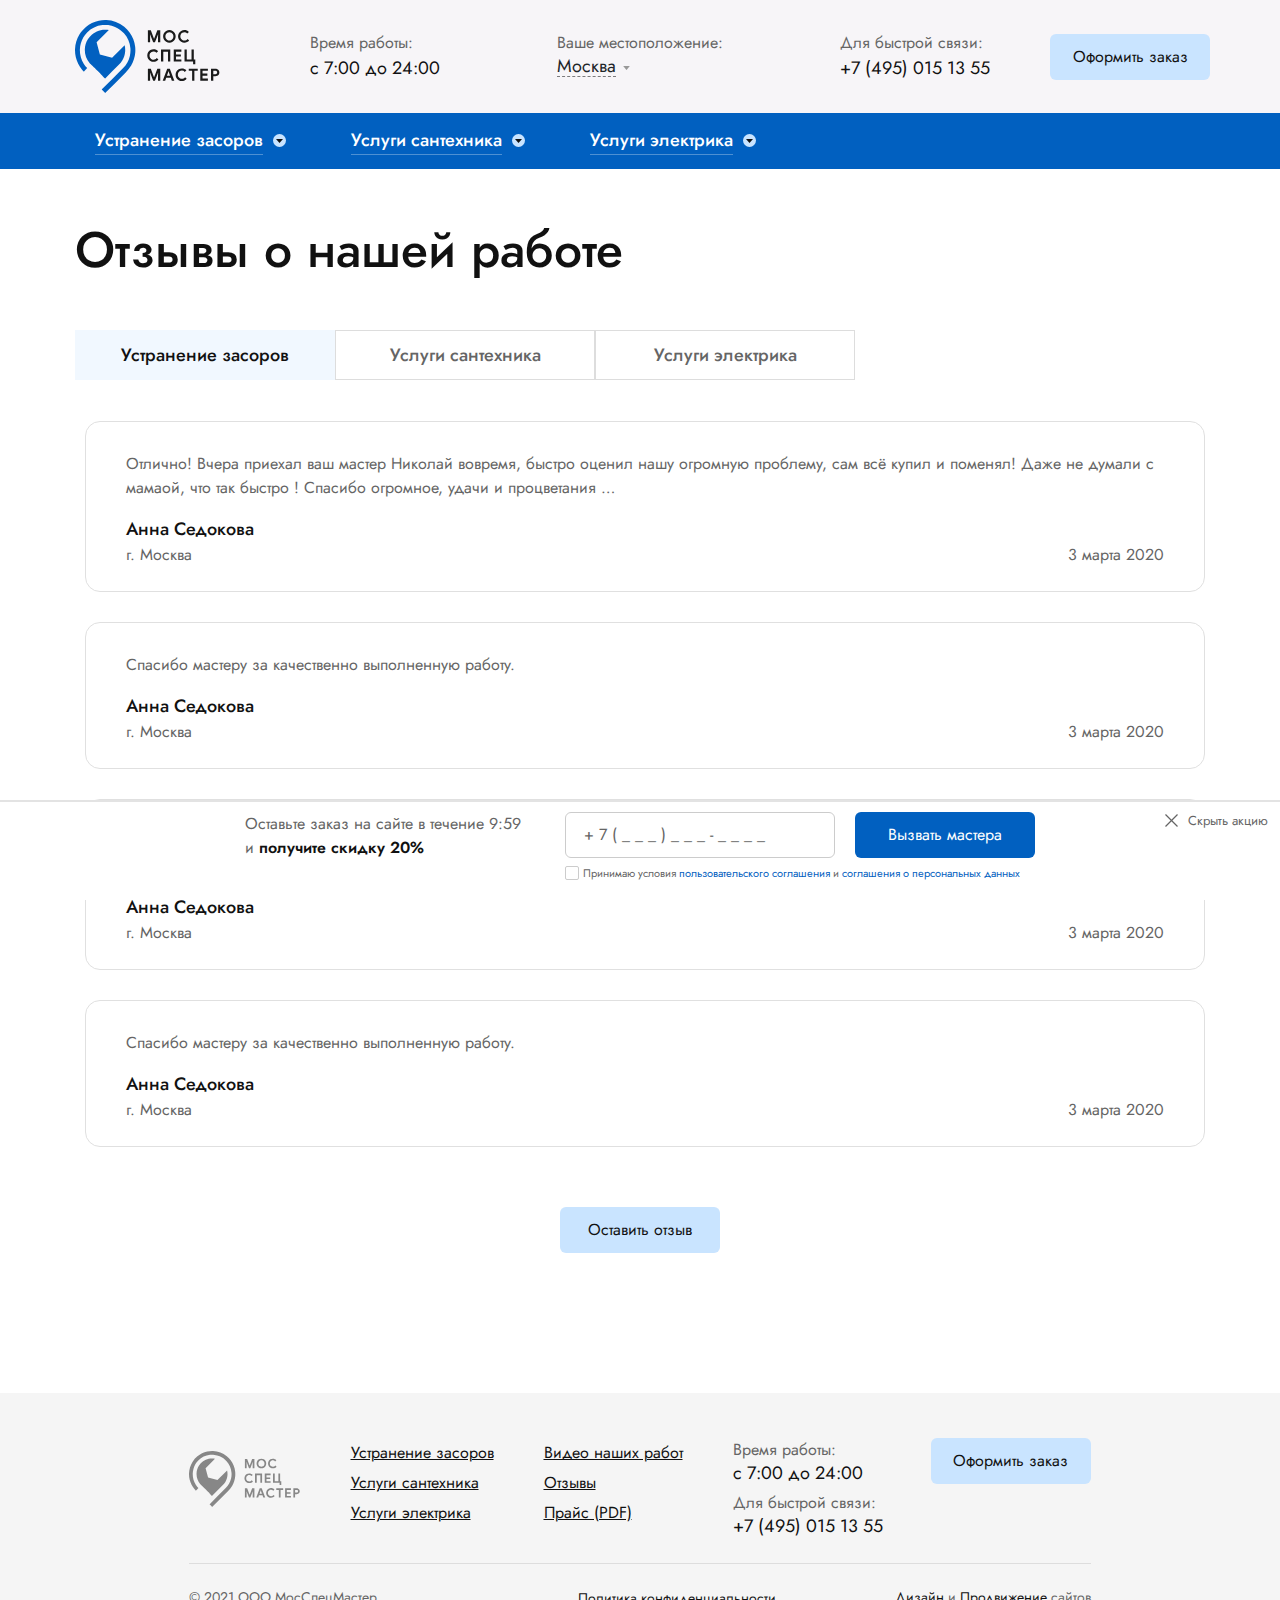
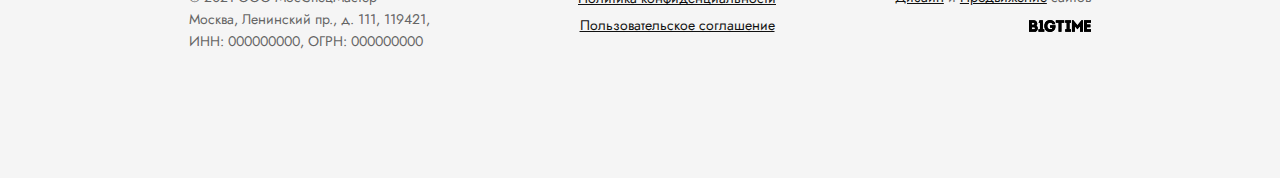
<file: reviews.html>
<!DOCTYPE html>
<html lang="ru" style="overflow-x: hidden;">
<head>
    <meta charset="UTF-8">
    <meta name="viewport" content="width=device-width, user-scalable=no, initial-scale=1.0, maximum-scale=1.0, minimum-scale=1.0">
    <meta http-equiv="X-UA-Compatible" content="ie=edge">
    <title>maro</title>
    <link rel="preconnect" href="https://fonts.gstatic.com">
    <link href="https://fonts.googleapis.com/css2?family=Jost:wght@400;500;600&display=swap" rel="stylesheet">
    <link rel="stylesheet" href="library/nice-select.css">
    <link rel="stylesheet" href="library/bootstrap.min.css">
    <link rel="stylesheet" href="library/slick.css">
    <link rel="stylesheet" href="library/jquery.fancybox.min.css">
    <link rel="stylesheet" href="css/main.css">
</head>
<body>
    <div class="mobile-nav">
        <div class="mobile-wrapper">
            <div class="location-block">
                <div class="info-block">
                    <div class="title">
                        Ваше местоположение:
                    </div>
                    <div class="select-wrapper" data-toggle="modal" data-target="#locationModal">
                        <div class="city-txt">Москва</div>
                    </div>
                </div>
            </div>
            <ul class="main-list">
                <li class="main-list-item">
                    <div class="main-item-li">
                        <span>
                            Устранение засоров
                        </span>
                        <i>
                            <svg width="13" height="13" viewBox="0 0 13 13" fill="none" xmlns="http://www.w3.org/2000/svg">
                                <circle cx="6.5" cy="6.5" r="6.5" fill="#C9E4FF"/>
                                <path d="M6.5 9L3 5L10 5L6.5 9Z" fill="#111111"/>
                            </svg>                            
                        </i>
                    </div>
                    <ul class="sub-list">
                        <li>
                            <a href="#" class="sub-main-item">Сантехник по вызову </a>
                        </li>
                        <li class="open-sub-item">
                            <div class="sub-main-item sub-a-1">Сантехник по вызову <svg width="4" height="7" viewBox="0 0 4 7" fill="none" xmlns="http://www.w3.org/2000/svg"><path d="M4 3.5L7.9873e-07 7L7.15256e-07 4.76995e-08L4 3.5Z" fill="#999999"/></svg></div>
                            <div class="sub-item-menu sub-m-1">
                                <div class="back-menu sub-b-1">
                                    ← Назад
                                </div>
                                <ul class="sub-list">
                                    <li>
                                        <a href="#" class="sub-main-item">Сантехник по вызову </a>
                                    </li>
                                    <li class="open-sub-item">
                                        <div class="sub-main-item sub-a-2">Сантехник по вызову <svg width="4" height="7" viewBox="0 0 4 7" fill="none" xmlns="http://www.w3.org/2000/svg"><path d="M4 3.5L7.9873e-07 7L7.15256e-07 4.76995e-08L4 3.5Z" fill="#999999"/></svg></div>
                                        <div class="sub-item-menu sub-m-2">
                                            <div class="back-menu sub-b-2">
                                                ← Назад
                                            </div>
                                            <ul class="sub-list">
                                                <li>
                                                    <a href="#" class="sub-main-item">Сантехник по вызову </a>
                                                </li>
                                                <li>
                                                    <a href="#" class="sub-main-item">Сантехнические работы</a>
                                                </li>
                                                <li>
                                                    <a href="#" class="sub-main-item">Унитаз «Под ключ»</a>
                                                </li>
                                            </ul>
                                        </div>
                                    </li>
                                    <li class="open-sub-item">
                                        <div class="sub-main-item">Замена сантехники<i><svg width="4" height="7" viewBox="0 0 4 7" fill="none" xmlns="http://www.w3.org/2000/svg"><path d="M4 3.5L7.9873e-07 7L7.15256e-07 4.76995e-08L4 3.5Z" fill="#999999"/></svg></i></div>
                                    </li>
                                    <li class="open-sub-item">
                                        <div class="sub-main-item">Ремонт сантехники<i><svg width="4" height="7" viewBox="0 0 4 7" fill="none" xmlns="http://www.w3.org/2000/svg"><path d="M4 3.5L7.9873e-07 7L7.15256e-07 4.76995e-08L4 3.5Z" fill="#999999"/></svg></i></div>
                                    </li>
                                    <li>
                                        <a href="#" class="sub-main-item">Сантехнические работы</a>
                                    </li>
                                    <li class="open-sub-item">
                                        <div class="sub-main-item">Разводка труб<i><svg width="4" height="7" viewBox="0 0 4 7" fill="none" xmlns="http://www.w3.org/2000/svg"><path d="M4 3.5L7.9873e-07 7L7.15256e-07 4.76995e-08L4 3.5Z" fill="#999999"/></svg></i></div>
                                    </li>
                                    <li class="open-sub-item">
                                        <div class="sub-main-item">Сварочно-сантехнические работы<i><svg width="4" height="7" viewBox="0 0 4 7" fill="none" xmlns="http://www.w3.org/2000/svg"><path d="M4 3.5L7.9873e-07 7L7.15256e-07 4.76995e-08L4 3.5Z" fill="#999999"/></svg></i></div>
                                    </li>
                                    <li class="open-sub-item">
                                        <div class="sub-main-item">Устранение протечек<i><svg width="4" height="7" viewBox="0 0 4 7" fill="none" xmlns="http://www.w3.org/2000/svg"><path d="M4 3.5L7.9873e-07 7L7.15256e-07 4.76995e-08L4 3.5Z" fill="#999999"/></svg></i></div>
                                    </li>
                                    <li>
                                        <a href="#" class="sub-main-item">Унитаз «Под ключ»</a>
                                    </li>
                                    <li class="open-sub-item">
                                        <div class="sub-main-item">Промывка системы отопления<i><svg width="4" height="7" viewBox="0 0 4 7" fill="none" xmlns="http://www.w3.org/2000/svg"><path d="M4 3.5L7.9873e-07 7L7.15256e-07 4.76995e-08L4 3.5Z" fill="#999999"/></svg></i></div>
                                    </li>
                                </ul>
                            </div>
                        </li>
                        <li class="open-sub-item">
                            <div class="sub-main-item sub-a-1">Замена сантехники<i><svg width="4" height="7" viewBox="0 0 4 7" fill="none" xmlns="http://www.w3.org/2000/svg"><path d="M4 3.5L7.9873e-07 7L7.15256e-07 4.76995e-08L4 3.5Z" fill="#999999"/></svg></i></div>
                            <div class="sub-item-menu sub-m-1">
                                <div class="back-menu sub-b-1">
                                    ← Назад
                                </div>
                                <ul class="sub-list">
                                    <li>
                                        <a href="#" class="sub-main-item">Сантехник по вызову </a>
                                    </li>
                                    <li class="open-sub-item">
                                        <div class="sub-main-item sub-a-2">Сантехник по вызову <svg width="4" height="7" viewBox="0 0 4 7" fill="none" xmlns="http://www.w3.org/2000/svg"><path d="M4 3.5L7.9873e-07 7L7.15256e-07 4.76995e-08L4 3.5Z" fill="#999999"/></svg></div>
                                        <div class="sub-item-menu sub-m-2">
                                            <div class="back-menu sub-b-2">
                                                ← Назад
                                            </div>
                                            <ul class="sub-list">
                                                <li>
                                                    <a href="#" class="sub-main-item">Сантехник по вызову </a>
                                                </li>
                                                <li>
                                                    <a href="#" class="sub-main-item">Сантехнические работы</a>
                                                </li>
                                                <li>
                                                    <a href="#" class="sub-main-item">Унитаз «Под ключ»</a>
                                                </li>
                                            </ul>
                                        </div>
                                    </li>
                                    <li class="open-sub-item">
                                        <div class="sub-main-item">Замена сантехники<i><svg width="4" height="7" viewBox="0 0 4 7" fill="none" xmlns="http://www.w3.org/2000/svg"><path d="M4 3.5L7.9873e-07 7L7.15256e-07 4.76995e-08L4 3.5Z" fill="#999999"/></svg></i></div>
                                    </li>
                                    <li class="open-sub-item">
                                        <div class="sub-main-item">Ремонт сантехники<i><svg width="4" height="7" viewBox="0 0 4 7" fill="none" xmlns="http://www.w3.org/2000/svg"><path d="M4 3.5L7.9873e-07 7L7.15256e-07 4.76995e-08L4 3.5Z" fill="#999999"/></svg></i></div>
                                    </li>
                                    <li>
                                        <a href="#" class="sub-main-item">Сантехнические работы</a>
                                    </li>
                                    <li class="open-sub-item">
                                        <div class="sub-main-item">Разводка труб<i><svg width="4" height="7" viewBox="0 0 4 7" fill="none" xmlns="http://www.w3.org/2000/svg"><path d="M4 3.5L7.9873e-07 7L7.15256e-07 4.76995e-08L4 3.5Z" fill="#999999"/></svg></i></div>
                                    </li>
                                    <li class="open-sub-item">
                                        <div class="sub-main-item">Сварочно-сантехнические работы<i><svg width="4" height="7" viewBox="0 0 4 7" fill="none" xmlns="http://www.w3.org/2000/svg"><path d="M4 3.5L7.9873e-07 7L7.15256e-07 4.76995e-08L4 3.5Z" fill="#999999"/></svg></i></div>
                                    </li>
                                    <li class="open-sub-item">
                                        <div class="sub-main-item">Устранение протечек<i><svg width="4" height="7" viewBox="0 0 4 7" fill="none" xmlns="http://www.w3.org/2000/svg"><path d="M4 3.5L7.9873e-07 7L7.15256e-07 4.76995e-08L4 3.5Z" fill="#999999"/></svg></i></div>
                                    </li>
                                    <li>
                                        <a href="#" class="sub-main-item">Унитаз «Под ключ»</a>
                                    </li>
                                    <li class="open-sub-item">
                                        <div class="sub-main-item">Промывка системы отопления<i><svg width="4" height="7" viewBox="0 0 4 7" fill="none" xmlns="http://www.w3.org/2000/svg"><path d="M4 3.5L7.9873e-07 7L7.15256e-07 4.76995e-08L4 3.5Z" fill="#999999"/></svg></i></div>
                                    </li>
                                </ul>
                            </div>
                        </li>
                        <li class="open-sub-item">
                            <div class="sub-main-item sub-a-1">Ремонт сантехники<i><svg width="4" height="7" viewBox="0 0 4 7" fill="none" xmlns="http://www.w3.org/2000/svg"><path d="M4 3.5L7.9873e-07 7L7.15256e-07 4.76995e-08L4 3.5Z" fill="#999999"/></svg></i></div>
                            <div class="sub-item-menu sub-m-1">
                                <div class="back-menu sub-b-1">
                                    ← Назад
                                </div>
                                <ul class="sub-list">
                                    <li>
                                        <a href="#" class="sub-main-item">Сантехник по вызову </a>
                                    </li>
                                    <li class="open-sub-item">
                                        <div class="sub-main-item sub-a-2">Сантехник по вызову <svg width="4" height="7" viewBox="0 0 4 7" fill="none" xmlns="http://www.w3.org/2000/svg"><path d="M4 3.5L7.9873e-07 7L7.15256e-07 4.76995e-08L4 3.5Z" fill="#999999"/></svg></div>
                                        <div class="sub-item-menu sub-m-2">
                                            <div class="back-menu sub-b-2">
                                                ← Назад
                                            </div>
                                            <ul class="sub-list">
                                                <li>
                                                    <a href="#" class="sub-main-item">Сантехник по вызову </a>
                                                </li>
                                                <li>
                                                    <a href="#" class="sub-main-item">Сантехнические работы</a>
                                                </li>
                                                <li>
                                                    <a href="#" class="sub-main-item">Унитаз «Под ключ»</a>
                                                </li>
                                            </ul>
                                        </div>
                                    </li>
                                    <li class="open-sub-item">
                                        <div class="sub-main-item">Замена сантехники<i><svg width="4" height="7" viewBox="0 0 4 7" fill="none" xmlns="http://www.w3.org/2000/svg"><path d="M4 3.5L7.9873e-07 7L7.15256e-07 4.76995e-08L4 3.5Z" fill="#999999"/></svg></i></div>
                                    </li>
                                    <li class="open-sub-item">
                                        <div class="sub-main-item">Ремонт сантехники<i><svg width="4" height="7" viewBox="0 0 4 7" fill="none" xmlns="http://www.w3.org/2000/svg"><path d="M4 3.5L7.9873e-07 7L7.15256e-07 4.76995e-08L4 3.5Z" fill="#999999"/></svg></i></div>
                                    </li>
                                    <li>
                                        <a href="#" class="sub-main-item">Сантехнические работы</a>
                                    </li>
                                    <li class="open-sub-item">
                                        <div class="sub-main-item">Разводка труб<i><svg width="4" height="7" viewBox="0 0 4 7" fill="none" xmlns="http://www.w3.org/2000/svg"><path d="M4 3.5L7.9873e-07 7L7.15256e-07 4.76995e-08L4 3.5Z" fill="#999999"/></svg></i></div>
                                    </li>
                                    <li class="open-sub-item">
                                        <div class="sub-main-item">Сварочно-сантехнические работы<i><svg width="4" height="7" viewBox="0 0 4 7" fill="none" xmlns="http://www.w3.org/2000/svg"><path d="M4 3.5L7.9873e-07 7L7.15256e-07 4.76995e-08L4 3.5Z" fill="#999999"/></svg></i></div>
                                    </li>
                                    <li class="open-sub-item">
                                        <div class="sub-main-item">Устранение протечек<i><svg width="4" height="7" viewBox="0 0 4 7" fill="none" xmlns="http://www.w3.org/2000/svg"><path d="M4 3.5L7.9873e-07 7L7.15256e-07 4.76995e-08L4 3.5Z" fill="#999999"/></svg></i></div>
                                    </li>
                                    <li>
                                        <a href="#" class="sub-main-item">Унитаз «Под ключ»</a>
                                    </li>
                                    <li class="open-sub-item">
                                        <div class="sub-main-item">Промывка системы отопления<i><svg width="4" height="7" viewBox="0 0 4 7" fill="none" xmlns="http://www.w3.org/2000/svg"><path d="M4 3.5L7.9873e-07 7L7.15256e-07 4.76995e-08L4 3.5Z" fill="#999999"/></svg></i></div>
                                    </li>
                                </ul>
                            </div>
                        </li>
                        <li>
                            <a href="#" class="sub-main-item">Сантехнические работы</a>
                        </li>
                        <li class="open-sub-item">
                            <div class="sub-main-item sub-a-1">Разводка труб<i><svg width="4" height="7" viewBox="0 0 4 7" fill="none" xmlns="http://www.w3.org/2000/svg"><path d="M4 3.5L7.9873e-07 7L7.15256e-07 4.76995e-08L4 3.5Z" fill="#999999"/></svg></i></div>
                            <div class="sub-item-menu sub-m-1">
                                <div class="back-menu sub-b-1">
                                    ← Назад
                                </div>
                                <ul class="sub-list">
                                    <li>
                                        <a href="#" class="sub-main-item">Сантехник по вызову </a>
                                    </li>
                                    <li class="open-sub-item">
                                        <div class="sub-main-item sub-a-2">Сантехник по вызову <svg width="4" height="7" viewBox="0 0 4 7" fill="none" xmlns="http://www.w3.org/2000/svg"><path d="M4 3.5L7.9873e-07 7L7.15256e-07 4.76995e-08L4 3.5Z" fill="#999999"/></svg></div>
                                        <div class="sub-item-menu sub-m-2">
                                            <div class="back-menu sub-b-2">
                                                ← Назад
                                            </div>
                                            <ul class="sub-list">
                                                <li>
                                                    <a href="#" class="sub-main-item">Сантехник по вызову </a>
                                                </li>
                                                <li>
                                                    <a href="#" class="sub-main-item">Сантехнические работы</a>
                                                </li>
                                                <li>
                                                    <a href="#" class="sub-main-item">Унитаз «Под ключ»</a>
                                                </li>
                                            </ul>
                                        </div>
                                    </li>
                                    <li class="open-sub-item">
                                        <div class="sub-main-item">Замена сантехники<i><svg width="4" height="7" viewBox="0 0 4 7" fill="none" xmlns="http://www.w3.org/2000/svg"><path d="M4 3.5L7.9873e-07 7L7.15256e-07 4.76995e-08L4 3.5Z" fill="#999999"/></svg></i></div>
                                    </li>
                                    <li class="open-sub-item">
                                        <div class="sub-main-item">Ремонт сантехники<i><svg width="4" height="7" viewBox="0 0 4 7" fill="none" xmlns="http://www.w3.org/2000/svg"><path d="M4 3.5L7.9873e-07 7L7.15256e-07 4.76995e-08L4 3.5Z" fill="#999999"/></svg></i></div>
                                    </li>
                                    <li>
                                        <a href="#" class="sub-main-item">Сантехнические работы</a>
                                    </li>
                                    <li class="open-sub-item">
                                        <div class="sub-main-item">Разводка труб<i><svg width="4" height="7" viewBox="0 0 4 7" fill="none" xmlns="http://www.w3.org/2000/svg"><path d="M4 3.5L7.9873e-07 7L7.15256e-07 4.76995e-08L4 3.5Z" fill="#999999"/></svg></i></div>
                                    </li>
                                    <li class="open-sub-item">
                                        <div class="sub-main-item">Сварочно-сантехнические работы<i><svg width="4" height="7" viewBox="0 0 4 7" fill="none" xmlns="http://www.w3.org/2000/svg"><path d="M4 3.5L7.9873e-07 7L7.15256e-07 4.76995e-08L4 3.5Z" fill="#999999"/></svg></i></div>
                                    </li>
                                    <li class="open-sub-item">
                                        <div class="sub-main-item">Устранение протечек<i><svg width="4" height="7" viewBox="0 0 4 7" fill="none" xmlns="http://www.w3.org/2000/svg"><path d="M4 3.5L7.9873e-07 7L7.15256e-07 4.76995e-08L4 3.5Z" fill="#999999"/></svg></i></div>
                                    </li>
                                    <li>
                                        <a href="#" class="sub-main-item">Унитаз «Под ключ»</a>
                                    </li>
                                    <li class="open-sub-item">
                                        <div class="sub-main-item">Промывка системы отопления<i><svg width="4" height="7" viewBox="0 0 4 7" fill="none" xmlns="http://www.w3.org/2000/svg"><path d="M4 3.5L7.9873e-07 7L7.15256e-07 4.76995e-08L4 3.5Z" fill="#999999"/></svg></i></div>
                                    </li>
                                </ul>
                            </div>
                        </li>
                        <li class="open-sub-item">
                            <div class="sub-main-item sub-a-1">Сварочно-сантехнические работы<i><svg width="4" height="7" viewBox="0 0 4 7" fill="none" xmlns="http://www.w3.org/2000/svg"><path d="M4 3.5L7.9873e-07 7L7.15256e-07 4.76995e-08L4 3.5Z" fill="#999999"/></svg></i></div>
                            <div class="sub-item-menu sub-m-1">
                                <div class="back-menu sub-b-1">
                                    ← Назад
                                </div>
                                <ul class="sub-list">
                                    <li>
                                        <a href="#" class="sub-main-item">Сантехник по вызову </a>
                                    </li>
                                    <li class="open-sub-item">
                                        <div class="sub-main-item sub-a-2">Сантехник по вызову <svg width="4" height="7" viewBox="0 0 4 7" fill="none" xmlns="http://www.w3.org/2000/svg"><path d="M4 3.5L7.9873e-07 7L7.15256e-07 4.76995e-08L4 3.5Z" fill="#999999"/></svg></div>
                                        <div class="sub-item-menu sub-m-2">
                                            <div class="back-menu sub-b-2">
                                                ← Назад
                                            </div>
                                            <ul class="sub-list">
                                                <li>
                                                    <a href="#" class="sub-main-item">Сантехник по вызову </a>
                                                </li>
                                                <li>
                                                    <a href="#" class="sub-main-item">Сантехнические работы</a>
                                                </li>
                                                <li>
                                                    <a href="#" class="sub-main-item">Унитаз «Под ключ»</a>
                                                </li>
                                            </ul>
                                        </div>
                                    </li>
                                    <li class="open-sub-item">
                                        <div class="sub-main-item">Замена сантехники<i><svg width="4" height="7" viewBox="0 0 4 7" fill="none" xmlns="http://www.w3.org/2000/svg"><path d="M4 3.5L7.9873e-07 7L7.15256e-07 4.76995e-08L4 3.5Z" fill="#999999"/></svg></i></div>
                                    </li>
                                    <li class="open-sub-item">
                                        <div class="sub-main-item">Ремонт сантехники<i><svg width="4" height="7" viewBox="0 0 4 7" fill="none" xmlns="http://www.w3.org/2000/svg"><path d="M4 3.5L7.9873e-07 7L7.15256e-07 4.76995e-08L4 3.5Z" fill="#999999"/></svg></i></div>
                                    </li>
                                    <li>
                                        <a href="#" class="sub-main-item">Сантехнические работы</a>
                                    </li>
                                    <li class="open-sub-item">
                                        <div class="sub-main-item">Разводка труб<i><svg width="4" height="7" viewBox="0 0 4 7" fill="none" xmlns="http://www.w3.org/2000/svg"><path d="M4 3.5L7.9873e-07 7L7.15256e-07 4.76995e-08L4 3.5Z" fill="#999999"/></svg></i></div>
                                    </li>
                                    <li class="open-sub-item">
                                        <div class="sub-main-item">Сварочно-сантехнические работы<i><svg width="4" height="7" viewBox="0 0 4 7" fill="none" xmlns="http://www.w3.org/2000/svg"><path d="M4 3.5L7.9873e-07 7L7.15256e-07 4.76995e-08L4 3.5Z" fill="#999999"/></svg></i></div>
                                    </li>
                                    <li class="open-sub-item">
                                        <div class="sub-main-item">Устранение протечек<i><svg width="4" height="7" viewBox="0 0 4 7" fill="none" xmlns="http://www.w3.org/2000/svg"><path d="M4 3.5L7.9873e-07 7L7.15256e-07 4.76995e-08L4 3.5Z" fill="#999999"/></svg></i></div>
                                    </li>
                                    <li>
                                        <a href="#" class="sub-main-item">Унитаз «Под ключ»</a>
                                    </li>
                                    <li class="open-sub-item">
                                        <div class="sub-main-item">Промывка системы отопления<i><svg width="4" height="7" viewBox="0 0 4 7" fill="none" xmlns="http://www.w3.org/2000/svg"><path d="M4 3.5L7.9873e-07 7L7.15256e-07 4.76995e-08L4 3.5Z" fill="#999999"/></svg></i></div>
                                    </li>
                                </ul>
                            </div>
                        </li>
                        <li class="open-sub-item">
                            <div class="sub-main-item sub-a-1">Устранение протечек<i><svg width="4" height="7" viewBox="0 0 4 7" fill="none" xmlns="http://www.w3.org/2000/svg"><path d="M4 3.5L7.9873e-07 7L7.15256e-07 4.76995e-08L4 3.5Z" fill="#999999"/></svg></i></div>
                            <div class="sub-item-menu sub-m-1">
                                <div class="back-menu sub-b-1">
                                    ← Назад
                                </div>
                                <ul class="sub-list">
                                    <li>
                                        <a href="#" class="sub-main-item">Сантехник по вызову </a>
                                    </li>
                                    <li class="open-sub-item">
                                        <div class="sub-main-item sub-a-2">Сантехник по вызову <svg width="4" height="7" viewBox="0 0 4 7" fill="none" xmlns="http://www.w3.org/2000/svg"><path d="M4 3.5L7.9873e-07 7L7.15256e-07 4.76995e-08L4 3.5Z" fill="#999999"/></svg></div>
                                        <div class="sub-item-menu sub-m-2">
                                            <div class="back-menu sub-b-2">
                                                ← Назад
                                            </div>
                                            <ul class="sub-list">
                                                <li>
                                                    <a href="#" class="sub-main-item">Сантехник по вызову </a>
                                                </li>
                                                <li>
                                                    <a href="#" class="sub-main-item">Сантехнические работы</a>
                                                </li>
                                                <li>
                                                    <a href="#" class="sub-main-item">Унитаз «Под ключ»</a>
                                                </li>
                                            </ul>
                                        </div>
                                    </li>
                                    <li class="open-sub-item">
                                        <div class="sub-main-item">Замена сантехники<i><svg width="4" height="7" viewBox="0 0 4 7" fill="none" xmlns="http://www.w3.org/2000/svg"><path d="M4 3.5L7.9873e-07 7L7.15256e-07 4.76995e-08L4 3.5Z" fill="#999999"/></svg></i></div>
                                    </li>
                                    <li class="open-sub-item">
                                        <div class="sub-main-item">Ремонт сантехники<i><svg width="4" height="7" viewBox="0 0 4 7" fill="none" xmlns="http://www.w3.org/2000/svg"><path d="M4 3.5L7.9873e-07 7L7.15256e-07 4.76995e-08L4 3.5Z" fill="#999999"/></svg></i></div>
                                    </li>
                                    <li>
                                        <a href="#" class="sub-main-item">Сантехнические работы</a>
                                    </li>
                                    <li class="open-sub-item">
                                        <div class="sub-main-item">Разводка труб<i><svg width="4" height="7" viewBox="0 0 4 7" fill="none" xmlns="http://www.w3.org/2000/svg"><path d="M4 3.5L7.9873e-07 7L7.15256e-07 4.76995e-08L4 3.5Z" fill="#999999"/></svg></i></div>
                                    </li>
                                    <li class="open-sub-item">
                                        <div class="sub-main-item">Сварочно-сантехнические работы<i><svg width="4" height="7" viewBox="0 0 4 7" fill="none" xmlns="http://www.w3.org/2000/svg"><path d="M4 3.5L7.9873e-07 7L7.15256e-07 4.76995e-08L4 3.5Z" fill="#999999"/></svg></i></div>
                                    </li>
                                    <li class="open-sub-item">
                                        <div class="sub-main-item">Устранение протечек<i><svg width="4" height="7" viewBox="0 0 4 7" fill="none" xmlns="http://www.w3.org/2000/svg"><path d="M4 3.5L7.9873e-07 7L7.15256e-07 4.76995e-08L4 3.5Z" fill="#999999"/></svg></i></div>
                                    </li>
                                    <li>
                                        <a href="#" class="sub-main-item">Унитаз «Под ключ»</a>
                                    </li>
                                    <li class="open-sub-item">
                                        <div class="sub-main-item">Промывка системы отопления<i><svg width="4" height="7" viewBox="0 0 4 7" fill="none" xmlns="http://www.w3.org/2000/svg"><path d="M4 3.5L7.9873e-07 7L7.15256e-07 4.76995e-08L4 3.5Z" fill="#999999"/></svg></i></div>
                                    </li>
                                </ul>
                            </div>
                        </li>
                        <li>
                            <a href="#" class="sub-main-item">Унитаз «Под ключ»</a>
                        </li>
                        <li class="open-sub-item">
                            <div class="sub-main-item sub-a-1">Промывка системы отопления<i><svg width="4" height="7" viewBox="0 0 4 7" fill="none" xmlns="http://www.w3.org/2000/svg"><path d="M4 3.5L7.9873e-07 7L7.15256e-07 4.76995e-08L4 3.5Z" fill="#999999"/></svg></i></div>
                            <div class="sub-item-menu sub-m-1">
                                <div class="back-menu sub-b-1">
                                    ← Назад
                                </div>
                                <ul class="sub-list">
                                    <li>
                                        <a href="#" class="sub-main-item">Сантехник по вызову </a>
                                    </li>
                                    <li class="open-sub-item">
                                        <div class="sub-main-item sub-a-2">Сантехник по вызову <svg width="4" height="7" viewBox="0 0 4 7" fill="none" xmlns="http://www.w3.org/2000/svg"><path d="M4 3.5L7.9873e-07 7L7.15256e-07 4.76995e-08L4 3.5Z" fill="#999999"/></svg></div>
                                        <div class="sub-item-menu sub-m-2">
                                            <div class="back-menu sub-b-2">
                                                ← Назад
                                            </div>
                                            <ul class="sub-list">
                                                <li>
                                                    <a href="#" class="sub-main-item">Сантехник по вызову </a>
                                                </li>
                                                <li>
                                                    <a href="#" class="sub-main-item">Сантехнические работы</a>
                                                </li>
                                                <li>
                                                    <a href="#" class="sub-main-item">Унитаз «Под ключ»</a>
                                                </li>
                                            </ul>
                                        </div>
                                    </li>
                                    <li class="open-sub-item">
                                        <div class="sub-main-item">Замена сантехники<i><svg width="4" height="7" viewBox="0 0 4 7" fill="none" xmlns="http://www.w3.org/2000/svg"><path d="M4 3.5L7.9873e-07 7L7.15256e-07 4.76995e-08L4 3.5Z" fill="#999999"/></svg></i></div>
                                    </li>
                                    <li class="open-sub-item">
                                        <div class="sub-main-item">Ремонт сантехники<i><svg width="4" height="7" viewBox="0 0 4 7" fill="none" xmlns="http://www.w3.org/2000/svg"><path d="M4 3.5L7.9873e-07 7L7.15256e-07 4.76995e-08L4 3.5Z" fill="#999999"/></svg></i></div>
                                    </li>
                                    <li>
                                        <a href="#" class="sub-main-item">Сантехнические работы</a>
                                    </li>
                                    <li class="open-sub-item">
                                        <div class="sub-main-item">Разводка труб<i><svg width="4" height="7" viewBox="0 0 4 7" fill="none" xmlns="http://www.w3.org/2000/svg"><path d="M4 3.5L7.9873e-07 7L7.15256e-07 4.76995e-08L4 3.5Z" fill="#999999"/></svg></i></div>
                                    </li>
                                    <li class="open-sub-item">
                                        <div class="sub-main-item">Сварочно-сантехнические работы<i><svg width="4" height="7" viewBox="0 0 4 7" fill="none" xmlns="http://www.w3.org/2000/svg"><path d="M4 3.5L7.9873e-07 7L7.15256e-07 4.76995e-08L4 3.5Z" fill="#999999"/></svg></i></div>
                                    </li>
                                    <li class="open-sub-item">
                                        <div class="sub-main-item">Устранение протечек<i><svg width="4" height="7" viewBox="0 0 4 7" fill="none" xmlns="http://www.w3.org/2000/svg"><path d="M4 3.5L7.9873e-07 7L7.15256e-07 4.76995e-08L4 3.5Z" fill="#999999"/></svg></i></div>
                                    </li>
                                    <li>
                                        <a href="#" class="sub-main-item">Унитаз «Под ключ»</a>
                                    </li>
                                    <li class="open-sub-item">
                                        <div class="sub-main-item">Промывка системы отопления<i><svg width="4" height="7" viewBox="0 0 4 7" fill="none" xmlns="http://www.w3.org/2000/svg"><path d="M4 3.5L7.9873e-07 7L7.15256e-07 4.76995e-08L4 3.5Z" fill="#999999"/></svg></i></div>
                                    </li>
                                </ul>
                            </div>
                        </li>
                    </ul>
                </li>
                <li class="main-list-item">
                    <div class="main-item-li">
                        <span>
                            Устранение засоров
                        </span>
                        <i>
                            <svg width="13" height="13" viewBox="0 0 13 13" fill="none" xmlns="http://www.w3.org/2000/svg">
                                <circle cx="6.5" cy="6.5" r="6.5" fill="#C9E4FF"/>
                                <path d="M6.5 9L3 5L10 5L6.5 9Z" fill="#111111"/>
                            </svg>                            
                        </i>
                    </div>
                    <ul class="sub-list">
                        <li>
                            <a href="#" class="sub-main-item">Сантехник по вызову </a>
                        </li>
                        <li class="open-sub-item">
                            <div class="sub-main-item sub-a-1">Сантехник по вызову <svg width="4" height="7" viewBox="0 0 4 7" fill="none" xmlns="http://www.w3.org/2000/svg"><path d="M4 3.5L7.9873e-07 7L7.15256e-07 4.76995e-08L4 3.5Z" fill="#999999"/></svg></div>
                            <div class="sub-item-menu sub-m-1">
                                <div class="back-menu sub-b-1">
                                    ← Назад
                                </div>
                                <ul class="sub-list">
                                    <li>
                                        <a href="#" class="sub-main-item">Сантехник по вызову </a>
                                    </li>
                                    <li class="open-sub-item">
                                        <div class="sub-main-item sub-a-2">Сантехник по вызову <svg width="4" height="7" viewBox="0 0 4 7" fill="none" xmlns="http://www.w3.org/2000/svg"><path d="M4 3.5L7.9873e-07 7L7.15256e-07 4.76995e-08L4 3.5Z" fill="#999999"/></svg></div>
                                        <div class="sub-item-menu sub-m-2">
                                            <div class="back-menu sub-b-2">
                                                ← Назад
                                            </div>
                                            <ul class="sub-list">
                                                <li>
                                                    <a href="#" class="sub-main-item">Сантехник по вызову </a>
                                                </li>
                                                <li>
                                                    <a href="#" class="sub-main-item">Сантехнические работы</a>
                                                </li>
                                                <li>
                                                    <a href="#" class="sub-main-item">Унитаз «Под ключ»</a>
                                                </li>
                                            </ul>
                                        </div>
                                    </li>
                                    <li class="open-sub-item">
                                        <div class="sub-main-item">Замена сантехники<i><svg width="4" height="7" viewBox="0 0 4 7" fill="none" xmlns="http://www.w3.org/2000/svg"><path d="M4 3.5L7.9873e-07 7L7.15256e-07 4.76995e-08L4 3.5Z" fill="#999999"/></svg></i></div>
                                    </li>
                                    <li class="open-sub-item">
                                        <div class="sub-main-item">Ремонт сантехники<i><svg width="4" height="7" viewBox="0 0 4 7" fill="none" xmlns="http://www.w3.org/2000/svg"><path d="M4 3.5L7.9873e-07 7L7.15256e-07 4.76995e-08L4 3.5Z" fill="#999999"/></svg></i></div>
                                    </li>
                                    <li>
                                        <a href="#" class="sub-main-item">Сантехнические работы</a>
                                    </li>
                                    <li class="open-sub-item">
                                        <div class="sub-main-item">Разводка труб<i><svg width="4" height="7" viewBox="0 0 4 7" fill="none" xmlns="http://www.w3.org/2000/svg"><path d="M4 3.5L7.9873e-07 7L7.15256e-07 4.76995e-08L4 3.5Z" fill="#999999"/></svg></i></div>
                                    </li>
                                    <li class="open-sub-item">
                                        <div class="sub-main-item">Сварочно-сантехнические работы<i><svg width="4" height="7" viewBox="0 0 4 7" fill="none" xmlns="http://www.w3.org/2000/svg"><path d="M4 3.5L7.9873e-07 7L7.15256e-07 4.76995e-08L4 3.5Z" fill="#999999"/></svg></i></div>
                                    </li>
                                    <li class="open-sub-item">
                                        <div class="sub-main-item">Устранение протечек<i><svg width="4" height="7" viewBox="0 0 4 7" fill="none" xmlns="http://www.w3.org/2000/svg"><path d="M4 3.5L7.9873e-07 7L7.15256e-07 4.76995e-08L4 3.5Z" fill="#999999"/></svg></i></div>
                                    </li>
                                    <li>
                                        <a href="#" class="sub-main-item">Унитаз «Под ключ»</a>
                                    </li>
                                    <li class="open-sub-item">
                                        <div class="sub-main-item">Промывка системы отопления<i><svg width="4" height="7" viewBox="0 0 4 7" fill="none" xmlns="http://www.w3.org/2000/svg"><path d="M4 3.5L7.9873e-07 7L7.15256e-07 4.76995e-08L4 3.5Z" fill="#999999"/></svg></i></div>
                                    </li>
                                </ul>
                            </div>
                        </li>
                        <li class="open-sub-item">
                            <div class="sub-main-item sub-a-1">Замена сантехники<i><svg width="4" height="7" viewBox="0 0 4 7" fill="none" xmlns="http://www.w3.org/2000/svg"><path d="M4 3.5L7.9873e-07 7L7.15256e-07 4.76995e-08L4 3.5Z" fill="#999999"/></svg></i></div>
                            <div class="sub-item-menu sub-m-1">
                                <div class="back-menu sub-b-1">
                                    ← Назад
                                </div>
                                <ul class="sub-list">
                                    <li>
                                        <a href="#" class="sub-main-item">Сантехник по вызову </a>
                                    </li>
                                    <li class="open-sub-item">
                                        <div class="sub-main-item sub-a-2">Сантехник по вызову <svg width="4" height="7" viewBox="0 0 4 7" fill="none" xmlns="http://www.w3.org/2000/svg"><path d="M4 3.5L7.9873e-07 7L7.15256e-07 4.76995e-08L4 3.5Z" fill="#999999"/></svg></div>
                                        <div class="sub-item-menu sub-m-2">
                                            <div class="back-menu sub-b-2">
                                                ← Назад
                                            </div>
                                            <ul class="sub-list">
                                                <li>
                                                    <a href="#" class="sub-main-item">Сантехник по вызову </a>
                                                </li>
                                                <li>
                                                    <a href="#" class="sub-main-item">Сантехнические работы</a>
                                                </li>
                                                <li>
                                                    <a href="#" class="sub-main-item">Унитаз «Под ключ»</a>
                                                </li>
                                            </ul>
                                        </div>
                                    </li>
                                    <li class="open-sub-item">
                                        <div class="sub-main-item">Замена сантехники<i><svg width="4" height="7" viewBox="0 0 4 7" fill="none" xmlns="http://www.w3.org/2000/svg"><path d="M4 3.5L7.9873e-07 7L7.15256e-07 4.76995e-08L4 3.5Z" fill="#999999"/></svg></i></div>
                                    </li>
                                    <li class="open-sub-item">
                                        <div class="sub-main-item">Ремонт сантехники<i><svg width="4" height="7" viewBox="0 0 4 7" fill="none" xmlns="http://www.w3.org/2000/svg"><path d="M4 3.5L7.9873e-07 7L7.15256e-07 4.76995e-08L4 3.5Z" fill="#999999"/></svg></i></div>
                                    </li>
                                    <li>
                                        <a href="#" class="sub-main-item">Сантехнические работы</a>
                                    </li>
                                    <li class="open-sub-item">
                                        <div class="sub-main-item">Разводка труб<i><svg width="4" height="7" viewBox="0 0 4 7" fill="none" xmlns="http://www.w3.org/2000/svg"><path d="M4 3.5L7.9873e-07 7L7.15256e-07 4.76995e-08L4 3.5Z" fill="#999999"/></svg></i></div>
                                    </li>
                                    <li class="open-sub-item">
                                        <div class="sub-main-item">Сварочно-сантехнические работы<i><svg width="4" height="7" viewBox="0 0 4 7" fill="none" xmlns="http://www.w3.org/2000/svg"><path d="M4 3.5L7.9873e-07 7L7.15256e-07 4.76995e-08L4 3.5Z" fill="#999999"/></svg></i></div>
                                    </li>
                                    <li class="open-sub-item">
                                        <div class="sub-main-item">Устранение протечек<i><svg width="4" height="7" viewBox="0 0 4 7" fill="none" xmlns="http://www.w3.org/2000/svg"><path d="M4 3.5L7.9873e-07 7L7.15256e-07 4.76995e-08L4 3.5Z" fill="#999999"/></svg></i></div>
                                    </li>
                                    <li>
                                        <a href="#" class="sub-main-item">Унитаз «Под ключ»</a>
                                    </li>
                                    <li class="open-sub-item">
                                        <div class="sub-main-item">Промывка системы отопления<i><svg width="4" height="7" viewBox="0 0 4 7" fill="none" xmlns="http://www.w3.org/2000/svg"><path d="M4 3.5L7.9873e-07 7L7.15256e-07 4.76995e-08L4 3.5Z" fill="#999999"/></svg></i></div>
                                    </li>
                                </ul>
                            </div>
                        </li>
                        <li class="open-sub-item">
                            <div class="sub-main-item sub-a-1">Ремонт сантехники<i><svg width="4" height="7" viewBox="0 0 4 7" fill="none" xmlns="http://www.w3.org/2000/svg"><path d="M4 3.5L7.9873e-07 7L7.15256e-07 4.76995e-08L4 3.5Z" fill="#999999"/></svg></i></div>
                            <div class="sub-item-menu sub-m-1">
                                <div class="back-menu sub-b-1">
                                    ← Назад
                                </div>
                                <ul class="sub-list">
                                    <li>
                                        <a href="#" class="sub-main-item">Сантехник по вызову </a>
                                    </li>
                                    <li class="open-sub-item">
                                        <div class="sub-main-item sub-a-2">Сантехник по вызову <svg width="4" height="7" viewBox="0 0 4 7" fill="none" xmlns="http://www.w3.org/2000/svg"><path d="M4 3.5L7.9873e-07 7L7.15256e-07 4.76995e-08L4 3.5Z" fill="#999999"/></svg></div>
                                        <div class="sub-item-menu sub-m-2">
                                            <div class="back-menu sub-b-2">
                                                ← Назад
                                            </div>
                                            <ul class="sub-list">
                                                <li>
                                                    <a href="#" class="sub-main-item">Сантехник по вызову </a>
                                                </li>
                                                <li>
                                                    <a href="#" class="sub-main-item">Сантехнические работы</a>
                                                </li>
                                                <li>
                                                    <a href="#" class="sub-main-item">Унитаз «Под ключ»</a>
                                                </li>
                                            </ul>
                                        </div>
                                    </li>
                                    <li class="open-sub-item">
                                        <div class="sub-main-item">Замена сантехники<i><svg width="4" height="7" viewBox="0 0 4 7" fill="none" xmlns="http://www.w3.org/2000/svg"><path d="M4 3.5L7.9873e-07 7L7.15256e-07 4.76995e-08L4 3.5Z" fill="#999999"/></svg></i></div>
                                    </li>
                                    <li class="open-sub-item">
                                        <div class="sub-main-item">Ремонт сантехники<i><svg width="4" height="7" viewBox="0 0 4 7" fill="none" xmlns="http://www.w3.org/2000/svg"><path d="M4 3.5L7.9873e-07 7L7.15256e-07 4.76995e-08L4 3.5Z" fill="#999999"/></svg></i></div>
                                    </li>
                                    <li>
                                        <a href="#" class="sub-main-item">Сантехнические работы</a>
                                    </li>
                                    <li class="open-sub-item">
                                        <div class="sub-main-item">Разводка труб<i><svg width="4" height="7" viewBox="0 0 4 7" fill="none" xmlns="http://www.w3.org/2000/svg"><path d="M4 3.5L7.9873e-07 7L7.15256e-07 4.76995e-08L4 3.5Z" fill="#999999"/></svg></i></div>
                                    </li>
                                    <li class="open-sub-item">
                                        <div class="sub-main-item">Сварочно-сантехнические работы<i><svg width="4" height="7" viewBox="0 0 4 7" fill="none" xmlns="http://www.w3.org/2000/svg"><path d="M4 3.5L7.9873e-07 7L7.15256e-07 4.76995e-08L4 3.5Z" fill="#999999"/></svg></i></div>
                                    </li>
                                    <li class="open-sub-item">
                                        <div class="sub-main-item">Устранение протечек<i><svg width="4" height="7" viewBox="0 0 4 7" fill="none" xmlns="http://www.w3.org/2000/svg"><path d="M4 3.5L7.9873e-07 7L7.15256e-07 4.76995e-08L4 3.5Z" fill="#999999"/></svg></i></div>
                                    </li>
                                    <li>
                                        <a href="#" class="sub-main-item">Унитаз «Под ключ»</a>
                                    </li>
                                    <li class="open-sub-item">
                                        <div class="sub-main-item">Промывка системы отопления<i><svg width="4" height="7" viewBox="0 0 4 7" fill="none" xmlns="http://www.w3.org/2000/svg"><path d="M4 3.5L7.9873e-07 7L7.15256e-07 4.76995e-08L4 3.5Z" fill="#999999"/></svg></i></div>
                                    </li>
                                </ul>
                            </div>
                        </li>
                        <li>
                            <a href="#" class="sub-main-item">Сантехнические работы</a>
                        </li>
                        <li class="open-sub-item">
                            <div class="sub-main-item sub-a-1">Разводка труб<i><svg width="4" height="7" viewBox="0 0 4 7" fill="none" xmlns="http://www.w3.org/2000/svg"><path d="M4 3.5L7.9873e-07 7L7.15256e-07 4.76995e-08L4 3.5Z" fill="#999999"/></svg></i></div>
                            <div class="sub-item-menu sub-m-1">
                                <div class="back-menu sub-b-1">
                                    ← Назад
                                </div>
                                <ul class="sub-list">
                                    <li>
                                        <a href="#" class="sub-main-item">Сантехник по вызову </a>
                                    </li>
                                    <li class="open-sub-item">
                                        <div class="sub-main-item sub-a-2">Сантехник по вызову <svg width="4" height="7" viewBox="0 0 4 7" fill="none" xmlns="http://www.w3.org/2000/svg"><path d="M4 3.5L7.9873e-07 7L7.15256e-07 4.76995e-08L4 3.5Z" fill="#999999"/></svg></div>
                                        <div class="sub-item-menu sub-m-2">
                                            <div class="back-menu sub-b-2">
                                                ← Назад
                                            </div>
                                            <ul class="sub-list">
                                                <li>
                                                    <a href="#" class="sub-main-item">Сантехник по вызову </a>
                                                </li>
                                                <li>
                                                    <a href="#" class="sub-main-item">Сантехнические работы</a>
                                                </li>
                                                <li>
                                                    <a href="#" class="sub-main-item">Унитаз «Под ключ»</a>
                                                </li>
                                            </ul>
                                        </div>
                                    </li>
                                    <li class="open-sub-item">
                                        <div class="sub-main-item">Замена сантехники<i><svg width="4" height="7" viewBox="0 0 4 7" fill="none" xmlns="http://www.w3.org/2000/svg"><path d="M4 3.5L7.9873e-07 7L7.15256e-07 4.76995e-08L4 3.5Z" fill="#999999"/></svg></i></div>
                                    </li>
                                    <li class="open-sub-item">
                                        <div class="sub-main-item">Ремонт сантехники<i><svg width="4" height="7" viewBox="0 0 4 7" fill="none" xmlns="http://www.w3.org/2000/svg"><path d="M4 3.5L7.9873e-07 7L7.15256e-07 4.76995e-08L4 3.5Z" fill="#999999"/></svg></i></div>
                                    </li>
                                    <li>
                                        <a href="#" class="sub-main-item">Сантехнические работы</a>
                                    </li>
                                    <li class="open-sub-item">
                                        <div class="sub-main-item">Разводка труб<i><svg width="4" height="7" viewBox="0 0 4 7" fill="none" xmlns="http://www.w3.org/2000/svg"><path d="M4 3.5L7.9873e-07 7L7.15256e-07 4.76995e-08L4 3.5Z" fill="#999999"/></svg></i></div>
                                    </li>
                                    <li class="open-sub-item">
                                        <div class="sub-main-item">Сварочно-сантехнические работы<i><svg width="4" height="7" viewBox="0 0 4 7" fill="none" xmlns="http://www.w3.org/2000/svg"><path d="M4 3.5L7.9873e-07 7L7.15256e-07 4.76995e-08L4 3.5Z" fill="#999999"/></svg></i></div>
                                    </li>
                                    <li class="open-sub-item">
                                        <div class="sub-main-item">Устранение протечек<i><svg width="4" height="7" viewBox="0 0 4 7" fill="none" xmlns="http://www.w3.org/2000/svg"><path d="M4 3.5L7.9873e-07 7L7.15256e-07 4.76995e-08L4 3.5Z" fill="#999999"/></svg></i></div>
                                    </li>
                                    <li>
                                        <a href="#" class="sub-main-item">Унитаз «Под ключ»</a>
                                    </li>
                                    <li class="open-sub-item">
                                        <div class="sub-main-item">Промывка системы отопления<i><svg width="4" height="7" viewBox="0 0 4 7" fill="none" xmlns="http://www.w3.org/2000/svg"><path d="M4 3.5L7.9873e-07 7L7.15256e-07 4.76995e-08L4 3.5Z" fill="#999999"/></svg></i></div>
                                    </li>
                                </ul>
                            </div>
                        </li>
                        <li class="open-sub-item">
                            <div class="sub-main-item sub-a-1">Сварочно-сантехнические работы<i><svg width="4" height="7" viewBox="0 0 4 7" fill="none" xmlns="http://www.w3.org/2000/svg"><path d="M4 3.5L7.9873e-07 7L7.15256e-07 4.76995e-08L4 3.5Z" fill="#999999"/></svg></i></div>
                            <div class="sub-item-menu sub-m-1">
                                <div class="back-menu sub-b-1">
                                    ← Назад
                                </div>
                                <ul class="sub-list">
                                    <li>
                                        <a href="#" class="sub-main-item">Сантехник по вызову </a>
                                    </li>
                                    <li class="open-sub-item">
                                        <div class="sub-main-item sub-a-2">Сантехник по вызову <svg width="4" height="7" viewBox="0 0 4 7" fill="none" xmlns="http://www.w3.org/2000/svg"><path d="M4 3.5L7.9873e-07 7L7.15256e-07 4.76995e-08L4 3.5Z" fill="#999999"/></svg></div>
                                        <div class="sub-item-menu sub-m-2">
                                            <div class="back-menu sub-b-2">
                                                ← Назад
                                            </div>
                                            <ul class="sub-list">
                                                <li>
                                                    <a href="#" class="sub-main-item">Сантехник по вызову </a>
                                                </li>
                                                <li>
                                                    <a href="#" class="sub-main-item">Сантехнические работы</a>
                                                </li>
                                                <li>
                                                    <a href="#" class="sub-main-item">Унитаз «Под ключ»</a>
                                                </li>
                                            </ul>
                                        </div>
                                    </li>
                                    <li class="open-sub-item">
                                        <div class="sub-main-item">Замена сантехники<i><svg width="4" height="7" viewBox="0 0 4 7" fill="none" xmlns="http://www.w3.org/2000/svg"><path d="M4 3.5L7.9873e-07 7L7.15256e-07 4.76995e-08L4 3.5Z" fill="#999999"/></svg></i></div>
                                    </li>
                                    <li class="open-sub-item">
                                        <div class="sub-main-item">Ремонт сантехники<i><svg width="4" height="7" viewBox="0 0 4 7" fill="none" xmlns="http://www.w3.org/2000/svg"><path d="M4 3.5L7.9873e-07 7L7.15256e-07 4.76995e-08L4 3.5Z" fill="#999999"/></svg></i></div>
                                    </li>
                                    <li>
                                        <a href="#" class="sub-main-item">Сантехнические работы</a>
                                    </li>
                                    <li class="open-sub-item">
                                        <div class="sub-main-item">Разводка труб<i><svg width="4" height="7" viewBox="0 0 4 7" fill="none" xmlns="http://www.w3.org/2000/svg"><path d="M4 3.5L7.9873e-07 7L7.15256e-07 4.76995e-08L4 3.5Z" fill="#999999"/></svg></i></div>
                                    </li>
                                    <li class="open-sub-item">
                                        <div class="sub-main-item">Сварочно-сантехнические работы<i><svg width="4" height="7" viewBox="0 0 4 7" fill="none" xmlns="http://www.w3.org/2000/svg"><path d="M4 3.5L7.9873e-07 7L7.15256e-07 4.76995e-08L4 3.5Z" fill="#999999"/></svg></i></div>
                                    </li>
                                    <li class="open-sub-item">
                                        <div class="sub-main-item">Устранение протечек<i><svg width="4" height="7" viewBox="0 0 4 7" fill="none" xmlns="http://www.w3.org/2000/svg"><path d="M4 3.5L7.9873e-07 7L7.15256e-07 4.76995e-08L4 3.5Z" fill="#999999"/></svg></i></div>
                                    </li>
                                    <li>
                                        <a href="#" class="sub-main-item">Унитаз «Под ключ»</a>
                                    </li>
                                    <li class="open-sub-item">
                                        <div class="sub-main-item">Промывка системы отопления<i><svg width="4" height="7" viewBox="0 0 4 7" fill="none" xmlns="http://www.w3.org/2000/svg"><path d="M4 3.5L7.9873e-07 7L7.15256e-07 4.76995e-08L4 3.5Z" fill="#999999"/></svg></i></div>
                                    </li>
                                </ul>
                            </div>
                        </li>
                        <li class="open-sub-item">
                            <div class="sub-main-item sub-a-1">Устранение протечек<i><svg width="4" height="7" viewBox="0 0 4 7" fill="none" xmlns="http://www.w3.org/2000/svg"><path d="M4 3.5L7.9873e-07 7L7.15256e-07 4.76995e-08L4 3.5Z" fill="#999999"/></svg></i></div>
                            <div class="sub-item-menu sub-m-1">
                                <div class="back-menu sub-b-1">
                                    ← Назад
                                </div>
                                <ul class="sub-list">
                                    <li>
                                        <a href="#" class="sub-main-item">Сантехник по вызову </a>
                                    </li>
                                    <li class="open-sub-item">
                                        <div class="sub-main-item sub-a-2">Сантехник по вызову <svg width="4" height="7" viewBox="0 0 4 7" fill="none" xmlns="http://www.w3.org/2000/svg"><path d="M4 3.5L7.9873e-07 7L7.15256e-07 4.76995e-08L4 3.5Z" fill="#999999"/></svg></div>
                                        <div class="sub-item-menu sub-m-2">
                                            <div class="back-menu sub-b-2">
                                                ← Назад
                                            </div>
                                            <ul class="sub-list">
                                                <li>
                                                    <a href="#" class="sub-main-item">Сантехник по вызову </a>
                                                </li>
                                                <li>
                                                    <a href="#" class="sub-main-item">Сантехнические работы</a>
                                                </li>
                                                <li>
                                                    <a href="#" class="sub-main-item">Унитаз «Под ключ»</a>
                                                </li>
                                            </ul>
                                        </div>
                                    </li>
                                    <li class="open-sub-item">
                                        <div class="sub-main-item">Замена сантехники<i><svg width="4" height="7" viewBox="0 0 4 7" fill="none" xmlns="http://www.w3.org/2000/svg"><path d="M4 3.5L7.9873e-07 7L7.15256e-07 4.76995e-08L4 3.5Z" fill="#999999"/></svg></i></div>
                                    </li>
                                    <li class="open-sub-item">
                                        <div class="sub-main-item">Ремонт сантехники<i><svg width="4" height="7" viewBox="0 0 4 7" fill="none" xmlns="http://www.w3.org/2000/svg"><path d="M4 3.5L7.9873e-07 7L7.15256e-07 4.76995e-08L4 3.5Z" fill="#999999"/></svg></i></div>
                                    </li>
                                    <li>
                                        <a href="#" class="sub-main-item">Сантехнические работы</a>
                                    </li>
                                    <li class="open-sub-item">
                                        <div class="sub-main-item">Разводка труб<i><svg width="4" height="7" viewBox="0 0 4 7" fill="none" xmlns="http://www.w3.org/2000/svg"><path d="M4 3.5L7.9873e-07 7L7.15256e-07 4.76995e-08L4 3.5Z" fill="#999999"/></svg></i></div>
                                    </li>
                                    <li class="open-sub-item">
                                        <div class="sub-main-item">Сварочно-сантехнические работы<i><svg width="4" height="7" viewBox="0 0 4 7" fill="none" xmlns="http://www.w3.org/2000/svg"><path d="M4 3.5L7.9873e-07 7L7.15256e-07 4.76995e-08L4 3.5Z" fill="#999999"/></svg></i></div>
                                    </li>
                                    <li class="open-sub-item">
                                        <div class="sub-main-item">Устранение протечек<i><svg width="4" height="7" viewBox="0 0 4 7" fill="none" xmlns="http://www.w3.org/2000/svg"><path d="M4 3.5L7.9873e-07 7L7.15256e-07 4.76995e-08L4 3.5Z" fill="#999999"/></svg></i></div>
                                    </li>
                                    <li>
                                        <a href="#" class="sub-main-item">Унитаз «Под ключ»</a>
                                    </li>
                                    <li class="open-sub-item">
                                        <div class="sub-main-item">Промывка системы отопления<i><svg width="4" height="7" viewBox="0 0 4 7" fill="none" xmlns="http://www.w3.org/2000/svg"><path d="M4 3.5L7.9873e-07 7L7.15256e-07 4.76995e-08L4 3.5Z" fill="#999999"/></svg></i></div>
                                    </li>
                                </ul>
                            </div>
                        </li>
                        <li>
                            <a href="#" class="sub-main-item">Унитаз «Под ключ»</a>
                        </li>
                        <li class="open-sub-item">
                            <div class="sub-main-item sub-a-1">Промывка системы отопления<i><svg width="4" height="7" viewBox="0 0 4 7" fill="none" xmlns="http://www.w3.org/2000/svg"><path d="M4 3.5L7.9873e-07 7L7.15256e-07 4.76995e-08L4 3.5Z" fill="#999999"/></svg></i></div>
                            <div class="sub-item-menu sub-m-1">
                                <div class="back-menu sub-b-1">
                                    ← Назад
                                </div>
                                <ul class="sub-list">
                                    <li>
                                        <a href="#" class="sub-main-item">Сантехник по вызову </a>
                                    </li>
                                    <li class="open-sub-item">
                                        <div class="sub-main-item sub-a-2">Сантехник по вызову <svg width="4" height="7" viewBox="0 0 4 7" fill="none" xmlns="http://www.w3.org/2000/svg"><path d="M4 3.5L7.9873e-07 7L7.15256e-07 4.76995e-08L4 3.5Z" fill="#999999"/></svg></div>
                                        <div class="sub-item-menu sub-m-2">
                                            <div class="back-menu sub-b-2">
                                                ← Назад
                                            </div>
                                            <ul class="sub-list">
                                                <li>
                                                    <a href="#" class="sub-main-item">Сантехник по вызову </a>
                                                </li>
                                                <li>
                                                    <a href="#" class="sub-main-item">Сантехнические работы</a>
                                                </li>
                                                <li>
                                                    <a href="#" class="sub-main-item">Унитаз «Под ключ»</a>
                                                </li>
                                            </ul>
                                        </div>
                                    </li>
                                    <li class="open-sub-item">
                                        <div class="sub-main-item">Замена сантехники<i><svg width="4" height="7" viewBox="0 0 4 7" fill="none" xmlns="http://www.w3.org/2000/svg"><path d="M4 3.5L7.9873e-07 7L7.15256e-07 4.76995e-08L4 3.5Z" fill="#999999"/></svg></i></div>
                                    </li>
                                    <li class="open-sub-item">
                                        <div class="sub-main-item">Ремонт сантехники<i><svg width="4" height="7" viewBox="0 0 4 7" fill="none" xmlns="http://www.w3.org/2000/svg"><path d="M4 3.5L7.9873e-07 7L7.15256e-07 4.76995e-08L4 3.5Z" fill="#999999"/></svg></i></div>
                                    </li>
                                    <li>
                                        <a href="#" class="sub-main-item">Сантехнические работы</a>
                                    </li>
                                    <li class="open-sub-item">
                                        <div class="sub-main-item">Разводка труб<i><svg width="4" height="7" viewBox="0 0 4 7" fill="none" xmlns="http://www.w3.org/2000/svg"><path d="M4 3.5L7.9873e-07 7L7.15256e-07 4.76995e-08L4 3.5Z" fill="#999999"/></svg></i></div>
                                    </li>
                                    <li class="open-sub-item">
                                        <div class="sub-main-item">Сварочно-сантехнические работы<i><svg width="4" height="7" viewBox="0 0 4 7" fill="none" xmlns="http://www.w3.org/2000/svg"><path d="M4 3.5L7.9873e-07 7L7.15256e-07 4.76995e-08L4 3.5Z" fill="#999999"/></svg></i></div>
                                    </li>
                                    <li class="open-sub-item">
                                        <div class="sub-main-item">Устранение протечек<i><svg width="4" height="7" viewBox="0 0 4 7" fill="none" xmlns="http://www.w3.org/2000/svg"><path d="M4 3.5L7.9873e-07 7L7.15256e-07 4.76995e-08L4 3.5Z" fill="#999999"/></svg></i></div>
                                    </li>
                                    <li>
                                        <a href="#" class="sub-main-item">Унитаз «Под ключ»</a>
                                    </li>
                                    <li class="open-sub-item">
                                        <div class="sub-main-item">Промывка системы отопления<i><svg width="4" height="7" viewBox="0 0 4 7" fill="none" xmlns="http://www.w3.org/2000/svg"><path d="M4 3.5L7.9873e-07 7L7.15256e-07 4.76995e-08L4 3.5Z" fill="#999999"/></svg></i></div>
                                    </li>
                                </ul>
                            </div>
                        </li>
                    </ul>
                </li>
                <li class="main-list-item">
                    <div class="main-item-li">
                        <span>
                            Услуги электрика
                        </span>
                        <i>
                            <svg width="13" height="13" viewBox="0 0 13 13" fill="none" xmlns="http://www.w3.org/2000/svg">
                                <circle cx="6.5" cy="6.5" r="6.5" fill="#C9E4FF"/>
                                <path d="M6.5 9L3 5L10 5L6.5 9Z" fill="#111111"/>
                            </svg>                            
                        </i>
                    </div>
                    <ul class="sub-list">
                        <li>
                            <a href="#" class="sub-main-item">Сантехник по вызову </a>
                        </li>
                        <li class="open-sub-item">
                            <div class="sub-main-item sub-a-1">Сантехник по вызову <svg width="4" height="7" viewBox="0 0 4 7" fill="none" xmlns="http://www.w3.org/2000/svg"><path d="M4 3.5L7.9873e-07 7L7.15256e-07 4.76995e-08L4 3.5Z" fill="#999999"/></svg></div>
                            <div class="sub-item-menu sub-m-1">
                                <div class="back-menu sub-b-1">
                                    ← Назад
                                </div>
                                <ul class="sub-list">
                                    <li>
                                        <a href="#" class="sub-main-item">Сантехник по вызову </a>
                                    </li>
                                    <li class="open-sub-item">
                                        <div class="sub-main-item sub-a-2">Сантехник по вызову <svg width="4" height="7" viewBox="0 0 4 7" fill="none" xmlns="http://www.w3.org/2000/svg"><path d="M4 3.5L7.9873e-07 7L7.15256e-07 4.76995e-08L4 3.5Z" fill="#999999"/></svg></div>
                                        <div class="sub-item-menu sub-m-2">
                                            <div class="back-menu sub-b-2">
                                                ← Назад
                                            </div>
                                            <ul class="sub-list">
                                                <li>
                                                    <a href="#" class="sub-main-item">Сантехник по вызову </a>
                                                </li>
                                                <li>
                                                    <a href="#" class="sub-main-item">Сантехнические работы</a>
                                                </li>
                                                <li>
                                                    <a href="#" class="sub-main-item">Унитаз «Под ключ»</a>
                                                </li>
                                            </ul>
                                        </div>
                                    </li>
                                    <li class="open-sub-item">
                                        <div class="sub-main-item">Замена сантехники<i><svg width="4" height="7" viewBox="0 0 4 7" fill="none" xmlns="http://www.w3.org/2000/svg"><path d="M4 3.5L7.9873e-07 7L7.15256e-07 4.76995e-08L4 3.5Z" fill="#999999"/></svg></i></div>
                                    </li>
                                    <li class="open-sub-item">
                                        <div class="sub-main-item">Ремонт сантехники<i><svg width="4" height="7" viewBox="0 0 4 7" fill="none" xmlns="http://www.w3.org/2000/svg"><path d="M4 3.5L7.9873e-07 7L7.15256e-07 4.76995e-08L4 3.5Z" fill="#999999"/></svg></i></div>
                                    </li>
                                    <li>
                                        <a href="#" class="sub-main-item">Сантехнические работы</a>
                                    </li>
                                    <li class="open-sub-item">
                                        <div class="sub-main-item">Разводка труб<i><svg width="4" height="7" viewBox="0 0 4 7" fill="none" xmlns="http://www.w3.org/2000/svg"><path d="M4 3.5L7.9873e-07 7L7.15256e-07 4.76995e-08L4 3.5Z" fill="#999999"/></svg></i></div>
                                    </li>
                                    <li class="open-sub-item">
                                        <div class="sub-main-item">Сварочно-сантехнические работы<i><svg width="4" height="7" viewBox="0 0 4 7" fill="none" xmlns="http://www.w3.org/2000/svg"><path d="M4 3.5L7.9873e-07 7L7.15256e-07 4.76995e-08L4 3.5Z" fill="#999999"/></svg></i></div>
                                    </li>
                                    <li class="open-sub-item">
                                        <div class="sub-main-item">Устранение протечек<i><svg width="4" height="7" viewBox="0 0 4 7" fill="none" xmlns="http://www.w3.org/2000/svg"><path d="M4 3.5L7.9873e-07 7L7.15256e-07 4.76995e-08L4 3.5Z" fill="#999999"/></svg></i></div>
                                    </li>
                                    <li>
                                        <a href="#" class="sub-main-item">Унитаз «Под ключ»</a>
                                    </li>
                                    <li class="open-sub-item">
                                        <div class="sub-main-item">Промывка системы отопления<i><svg width="4" height="7" viewBox="0 0 4 7" fill="none" xmlns="http://www.w3.org/2000/svg"><path d="M4 3.5L7.9873e-07 7L7.15256e-07 4.76995e-08L4 3.5Z" fill="#999999"/></svg></i></div>
                                    </li>
                                </ul>
                            </div>
                        </li>
                        <li class="open-sub-item">
                            <div class="sub-main-item sub-a-1">Замена сантехники<i><svg width="4" height="7" viewBox="0 0 4 7" fill="none" xmlns="http://www.w3.org/2000/svg"><path d="M4 3.5L7.9873e-07 7L7.15256e-07 4.76995e-08L4 3.5Z" fill="#999999"/></svg></i></div>
                            <div class="sub-item-menu sub-m-1">
                                <div class="back-menu sub-b-1">
                                    ← Назад
                                </div>
                                <ul class="sub-list">
                                    <li>
                                        <a href="#" class="sub-main-item">Сантехник по вызову </a>
                                    </li>
                                    <li class="open-sub-item">
                                        <div class="sub-main-item sub-a-2">Сантехник по вызову <svg width="4" height="7" viewBox="0 0 4 7" fill="none" xmlns="http://www.w3.org/2000/svg"><path d="M4 3.5L7.9873e-07 7L7.15256e-07 4.76995e-08L4 3.5Z" fill="#999999"/></svg></div>
                                        <div class="sub-item-menu sub-m-2">
                                            <div class="back-menu sub-b-2">
                                                ← Назад
                                            </div>
                                            <ul class="sub-list">
                                                <li>
                                                    <a href="#" class="sub-main-item">Сантехник по вызову </a>
                                                </li>
                                                <li>
                                                    <a href="#" class="sub-main-item">Сантехнические работы</a>
                                                </li>
                                                <li>
                                                    <a href="#" class="sub-main-item">Унитаз «Под ключ»</a>
                                                </li>
                                            </ul>
                                        </div>
                                    </li>
                                    <li class="open-sub-item">
                                        <div class="sub-main-item">Замена сантехники<i><svg width="4" height="7" viewBox="0 0 4 7" fill="none" xmlns="http://www.w3.org/2000/svg"><path d="M4 3.5L7.9873e-07 7L7.15256e-07 4.76995e-08L4 3.5Z" fill="#999999"/></svg></i></div>
                                    </li>
                                    <li class="open-sub-item">
                                        <div class="sub-main-item">Ремонт сантехники<i><svg width="4" height="7" viewBox="0 0 4 7" fill="none" xmlns="http://www.w3.org/2000/svg"><path d="M4 3.5L7.9873e-07 7L7.15256e-07 4.76995e-08L4 3.5Z" fill="#999999"/></svg></i></div>
                                    </li>
                                    <li>
                                        <a href="#" class="sub-main-item">Сантехнические работы</a>
                                    </li>
                                    <li class="open-sub-item">
                                        <div class="sub-main-item">Разводка труб<i><svg width="4" height="7" viewBox="0 0 4 7" fill="none" xmlns="http://www.w3.org/2000/svg"><path d="M4 3.5L7.9873e-07 7L7.15256e-07 4.76995e-08L4 3.5Z" fill="#999999"/></svg></i></div>
                                    </li>
                                    <li class="open-sub-item">
                                        <div class="sub-main-item">Сварочно-сантехнические работы<i><svg width="4" height="7" viewBox="0 0 4 7" fill="none" xmlns="http://www.w3.org/2000/svg"><path d="M4 3.5L7.9873e-07 7L7.15256e-07 4.76995e-08L4 3.5Z" fill="#999999"/></svg></i></div>
                                    </li>
                                    <li class="open-sub-item">
                                        <div class="sub-main-item">Устранение протечек<i><svg width="4" height="7" viewBox="0 0 4 7" fill="none" xmlns="http://www.w3.org/2000/svg"><path d="M4 3.5L7.9873e-07 7L7.15256e-07 4.76995e-08L4 3.5Z" fill="#999999"/></svg></i></div>
                                    </li>
                                    <li>
                                        <a href="#" class="sub-main-item">Унитаз «Под ключ»</a>
                                    </li>
                                    <li class="open-sub-item">
                                        <div class="sub-main-item">Промывка системы отопления<i><svg width="4" height="7" viewBox="0 0 4 7" fill="none" xmlns="http://www.w3.org/2000/svg"><path d="M4 3.5L7.9873e-07 7L7.15256e-07 4.76995e-08L4 3.5Z" fill="#999999"/></svg></i></div>
                                    </li>
                                </ul>
                            </div>
                        </li>
                        <li class="open-sub-item">
                            <div class="sub-main-item sub-a-1">Ремонт сантехники<i><svg width="4" height="7" viewBox="0 0 4 7" fill="none" xmlns="http://www.w3.org/2000/svg"><path d="M4 3.5L7.9873e-07 7L7.15256e-07 4.76995e-08L4 3.5Z" fill="#999999"/></svg></i></div>
                            <div class="sub-item-menu sub-m-1">
                                <div class="back-menu sub-b-1">
                                    ← Назад
                                </div>
                                <ul class="sub-list">
                                    <li>
                                        <a href="#" class="sub-main-item">Сантехник по вызову </a>
                                    </li>
                                    <li class="open-sub-item">
                                        <div class="sub-main-item sub-a-2">Сантехник по вызову <svg width="4" height="7" viewBox="0 0 4 7" fill="none" xmlns="http://www.w3.org/2000/svg"><path d="M4 3.5L7.9873e-07 7L7.15256e-07 4.76995e-08L4 3.5Z" fill="#999999"/></svg></div>
                                        <div class="sub-item-menu sub-m-2">
                                            <div class="back-menu sub-b-2">
                                                ← Назад
                                            </div>
                                            <ul class="sub-list">
                                                <li>
                                                    <a href="#" class="sub-main-item">Сантехник по вызову </a>
                                                </li>
                                                <li>
                                                    <a href="#" class="sub-main-item">Сантехнические работы</a>
                                                </li>
                                                <li>
                                                    <a href="#" class="sub-main-item">Унитаз «Под ключ»</a>
                                                </li>
                                            </ul>
                                        </div>
                                    </li>
                                    <li class="open-sub-item">
                                        <div class="sub-main-item">Замена сантехники<i><svg width="4" height="7" viewBox="0 0 4 7" fill="none" xmlns="http://www.w3.org/2000/svg"><path d="M4 3.5L7.9873e-07 7L7.15256e-07 4.76995e-08L4 3.5Z" fill="#999999"/></svg></i></div>
                                    </li>
                                    <li class="open-sub-item">
                                        <div class="sub-main-item">Ремонт сантехники<i><svg width="4" height="7" viewBox="0 0 4 7" fill="none" xmlns="http://www.w3.org/2000/svg"><path d="M4 3.5L7.9873e-07 7L7.15256e-07 4.76995e-08L4 3.5Z" fill="#999999"/></svg></i></div>
                                    </li>
                                    <li>
                                        <a href="#" class="sub-main-item">Сантехнические работы</a>
                                    </li>
                                    <li class="open-sub-item">
                                        <div class="sub-main-item">Разводка труб<i><svg width="4" height="7" viewBox="0 0 4 7" fill="none" xmlns="http://www.w3.org/2000/svg"><path d="M4 3.5L7.9873e-07 7L7.15256e-07 4.76995e-08L4 3.5Z" fill="#999999"/></svg></i></div>
                                    </li>
                                    <li class="open-sub-item">
                                        <div class="sub-main-item">Сварочно-сантехнические работы<i><svg width="4" height="7" viewBox="0 0 4 7" fill="none" xmlns="http://www.w3.org/2000/svg"><path d="M4 3.5L7.9873e-07 7L7.15256e-07 4.76995e-08L4 3.5Z" fill="#999999"/></svg></i></div>
                                    </li>
                                    <li class="open-sub-item">
                                        <div class="sub-main-item">Устранение протечек<i><svg width="4" height="7" viewBox="0 0 4 7" fill="none" xmlns="http://www.w3.org/2000/svg"><path d="M4 3.5L7.9873e-07 7L7.15256e-07 4.76995e-08L4 3.5Z" fill="#999999"/></svg></i></div>
                                    </li>
                                    <li>
                                        <a href="#" class="sub-main-item">Унитаз «Под ключ»</a>
                                    </li>
                                    <li class="open-sub-item">
                                        <div class="sub-main-item">Промывка системы отопления<i><svg width="4" height="7" viewBox="0 0 4 7" fill="none" xmlns="http://www.w3.org/2000/svg"><path d="M4 3.5L7.9873e-07 7L7.15256e-07 4.76995e-08L4 3.5Z" fill="#999999"/></svg></i></div>
                                    </li>
                                </ul>
                            </div>
                        </li>
                        <li>
                            <a href="#" class="sub-main-item">Сантехнические работы</a>
                        </li>
                        <li class="open-sub-item">
                            <div class="sub-main-item sub-a-1">Разводка труб<i><svg width="4" height="7" viewBox="0 0 4 7" fill="none" xmlns="http://www.w3.org/2000/svg"><path d="M4 3.5L7.9873e-07 7L7.15256e-07 4.76995e-08L4 3.5Z" fill="#999999"/></svg></i></div>
                            <div class="sub-item-menu sub-m-1">
                                <div class="back-menu sub-b-1">
                                    ← Назад
                                </div>
                                <ul class="sub-list">
                                    <li>
                                        <a href="#" class="sub-main-item">Сантехник по вызову </a>
                                    </li>
                                    <li class="open-sub-item">
                                        <div class="sub-main-item sub-a-2">Сантехник по вызову <svg width="4" height="7" viewBox="0 0 4 7" fill="none" xmlns="http://www.w3.org/2000/svg"><path d="M4 3.5L7.9873e-07 7L7.15256e-07 4.76995e-08L4 3.5Z" fill="#999999"/></svg></div>
                                        <div class="sub-item-menu sub-m-2">
                                            <div class="back-menu sub-b-2">
                                                ← Назад
                                            </div>
                                            <ul class="sub-list">
                                                <li>
                                                    <a href="#" class="sub-main-item">Сантехник по вызову </a>
                                                </li>
                                                <li>
                                                    <a href="#" class="sub-main-item">Сантехнические работы</a>
                                                </li>
                                                <li>
                                                    <a href="#" class="sub-main-item">Унитаз «Под ключ»</a>
                                                </li>
                                            </ul>
                                        </div>
                                    </li>
                                    <li class="open-sub-item">
                                        <div class="sub-main-item">Замена сантехники<i><svg width="4" height="7" viewBox="0 0 4 7" fill="none" xmlns="http://www.w3.org/2000/svg"><path d="M4 3.5L7.9873e-07 7L7.15256e-07 4.76995e-08L4 3.5Z" fill="#999999"/></svg></i></div>
                                    </li>
                                    <li class="open-sub-item">
                                        <div class="sub-main-item">Ремонт сантехники<i><svg width="4" height="7" viewBox="0 0 4 7" fill="none" xmlns="http://www.w3.org/2000/svg"><path d="M4 3.5L7.9873e-07 7L7.15256e-07 4.76995e-08L4 3.5Z" fill="#999999"/></svg></i></div>
                                    </li>
                                    <li>
                                        <a href="#" class="sub-main-item">Сантехнические работы</a>
                                    </li>
                                    <li class="open-sub-item">
                                        <div class="sub-main-item">Разводка труб<i><svg width="4" height="7" viewBox="0 0 4 7" fill="none" xmlns="http://www.w3.org/2000/svg"><path d="M4 3.5L7.9873e-07 7L7.15256e-07 4.76995e-08L4 3.5Z" fill="#999999"/></svg></i></div>
                                    </li>
                                    <li class="open-sub-item">
                                        <div class="sub-main-item">Сварочно-сантехнические работы<i><svg width="4" height="7" viewBox="0 0 4 7" fill="none" xmlns="http://www.w3.org/2000/svg"><path d="M4 3.5L7.9873e-07 7L7.15256e-07 4.76995e-08L4 3.5Z" fill="#999999"/></svg></i></div>
                                    </li>
                                    <li class="open-sub-item">
                                        <div class="sub-main-item">Устранение протечек<i><svg width="4" height="7" viewBox="0 0 4 7" fill="none" xmlns="http://www.w3.org/2000/svg"><path d="M4 3.5L7.9873e-07 7L7.15256e-07 4.76995e-08L4 3.5Z" fill="#999999"/></svg></i></div>
                                    </li>
                                    <li>
                                        <a href="#" class="sub-main-item">Унитаз «Под ключ»</a>
                                    </li>
                                    <li class="open-sub-item">
                                        <div class="sub-main-item">Промывка системы отопления<i><svg width="4" height="7" viewBox="0 0 4 7" fill="none" xmlns="http://www.w3.org/2000/svg"><path d="M4 3.5L7.9873e-07 7L7.15256e-07 4.76995e-08L4 3.5Z" fill="#999999"/></svg></i></div>
                                    </li>
                                </ul>
                            </div>
                        </li>
                        <li class="open-sub-item">
                            <div class="sub-main-item sub-a-1">Сварочно-сантехнические работы<i><svg width="4" height="7" viewBox="0 0 4 7" fill="none" xmlns="http://www.w3.org/2000/svg"><path d="M4 3.5L7.9873e-07 7L7.15256e-07 4.76995e-08L4 3.5Z" fill="#999999"/></svg></i></div>
                            <div class="sub-item-menu sub-m-1">
                                <div class="back-menu sub-b-1">
                                    ← Назад
                                </div>
                                <ul class="sub-list">
                                    <li>
                                        <a href="#" class="sub-main-item">Сантехник по вызову </a>
                                    </li>
                                    <li class="open-sub-item">
                                        <div class="sub-main-item sub-a-2">Сантехник по вызову <svg width="4" height="7" viewBox="0 0 4 7" fill="none" xmlns="http://www.w3.org/2000/svg"><path d="M4 3.5L7.9873e-07 7L7.15256e-07 4.76995e-08L4 3.5Z" fill="#999999"/></svg></div>
                                        <div class="sub-item-menu sub-m-2">
                                            <div class="back-menu sub-b-2">
                                                ← Назад
                                            </div>
                                            <ul class="sub-list">
                                                <li>
                                                    <a href="#" class="sub-main-item">Сантехник по вызову </a>
                                                </li>
                                                <li>
                                                    <a href="#" class="sub-main-item">Сантехнические работы</a>
                                                </li>
                                                <li>
                                                    <a href="#" class="sub-main-item">Унитаз «Под ключ»</a>
                                                </li>
                                            </ul>
                                        </div>
                                    </li>
                                    <li class="open-sub-item">
                                        <div class="sub-main-item">Замена сантехники<i><svg width="4" height="7" viewBox="0 0 4 7" fill="none" xmlns="http://www.w3.org/2000/svg"><path d="M4 3.5L7.9873e-07 7L7.15256e-07 4.76995e-08L4 3.5Z" fill="#999999"/></svg></i></div>
                                    </li>
                                    <li class="open-sub-item">
                                        <div class="sub-main-item">Ремонт сантехники<i><svg width="4" height="7" viewBox="0 0 4 7" fill="none" xmlns="http://www.w3.org/2000/svg"><path d="M4 3.5L7.9873e-07 7L7.15256e-07 4.76995e-08L4 3.5Z" fill="#999999"/></svg></i></div>
                                    </li>
                                    <li>
                                        <a href="#" class="sub-main-item">Сантехнические работы</a>
                                    </li>
                                    <li class="open-sub-item">
                                        <div class="sub-main-item">Разводка труб<i><svg width="4" height="7" viewBox="0 0 4 7" fill="none" xmlns="http://www.w3.org/2000/svg"><path d="M4 3.5L7.9873e-07 7L7.15256e-07 4.76995e-08L4 3.5Z" fill="#999999"/></svg></i></div>
                                    </li>
                                    <li class="open-sub-item">
                                        <div class="sub-main-item">Сварочно-сантехнические работы<i><svg width="4" height="7" viewBox="0 0 4 7" fill="none" xmlns="http://www.w3.org/2000/svg"><path d="M4 3.5L7.9873e-07 7L7.15256e-07 4.76995e-08L4 3.5Z" fill="#999999"/></svg></i></div>
                                    </li>
                                    <li class="open-sub-item">
                                        <div class="sub-main-item">Устранение протечек<i><svg width="4" height="7" viewBox="0 0 4 7" fill="none" xmlns="http://www.w3.org/2000/svg"><path d="M4 3.5L7.9873e-07 7L7.15256e-07 4.76995e-08L4 3.5Z" fill="#999999"/></svg></i></div>
                                    </li>
                                    <li>
                                        <a href="#" class="sub-main-item">Унитаз «Под ключ»</a>
                                    </li>
                                    <li class="open-sub-item">
                                        <div class="sub-main-item">Промывка системы отопления<i><svg width="4" height="7" viewBox="0 0 4 7" fill="none" xmlns="http://www.w3.org/2000/svg"><path d="M4 3.5L7.9873e-07 7L7.15256e-07 4.76995e-08L4 3.5Z" fill="#999999"/></svg></i></div>
                                    </li>
                                </ul>
                            </div>
                        </li>
                        <li class="open-sub-item">
                            <div class="sub-main-item sub-a-1">Устранение протечек<i><svg width="4" height="7" viewBox="0 0 4 7" fill="none" xmlns="http://www.w3.org/2000/svg"><path d="M4 3.5L7.9873e-07 7L7.15256e-07 4.76995e-08L4 3.5Z" fill="#999999"/></svg></i></div>
                            <div class="sub-item-menu sub-m-1">
                                <div class="back-menu sub-b-1">
                                    ← Назад
                                </div>
                                <ul class="sub-list">
                                    <li>
                                        <a href="#" class="sub-main-item">Сантехник по вызову </a>
                                    </li>
                                    <li class="open-sub-item">
                                        <div class="sub-main-item sub-a-2">Сантехник по вызову <svg width="4" height="7" viewBox="0 0 4 7" fill="none" xmlns="http://www.w3.org/2000/svg"><path d="M4 3.5L7.9873e-07 7L7.15256e-07 4.76995e-08L4 3.5Z" fill="#999999"/></svg></div>
                                        <div class="sub-item-menu sub-m-2">
                                            <div class="back-menu sub-b-2">
                                                ← Назад
                                            </div>
                                            <ul class="sub-list">
                                                <li>
                                                    <a href="#" class="sub-main-item">Сантехник по вызову </a>
                                                </li>
                                                <li>
                                                    <a href="#" class="sub-main-item">Сантехнические работы</a>
                                                </li>
                                                <li>
                                                    <a href="#" class="sub-main-item">Унитаз «Под ключ»</a>
                                                </li>
                                            </ul>
                                        </div>
                                    </li>
                                    <li class="open-sub-item">
                                        <div class="sub-main-item">Замена сантехники<i><svg width="4" height="7" viewBox="0 0 4 7" fill="none" xmlns="http://www.w3.org/2000/svg"><path d="M4 3.5L7.9873e-07 7L7.15256e-07 4.76995e-08L4 3.5Z" fill="#999999"/></svg></i></div>
                                    </li>
                                    <li class="open-sub-item">
                                        <div class="sub-main-item">Ремонт сантехники<i><svg width="4" height="7" viewBox="0 0 4 7" fill="none" xmlns="http://www.w3.org/2000/svg"><path d="M4 3.5L7.9873e-07 7L7.15256e-07 4.76995e-08L4 3.5Z" fill="#999999"/></svg></i></div>
                                    </li>
                                    <li>
                                        <a href="#" class="sub-main-item">Сантехнические работы</a>
                                    </li>
                                    <li class="open-sub-item">
                                        <div class="sub-main-item">Разводка труб<i><svg width="4" height="7" viewBox="0 0 4 7" fill="none" xmlns="http://www.w3.org/2000/svg"><path d="M4 3.5L7.9873e-07 7L7.15256e-07 4.76995e-08L4 3.5Z" fill="#999999"/></svg></i></div>
                                    </li>
                                    <li class="open-sub-item">
                                        <div class="sub-main-item">Сварочно-сантехнические работы<i><svg width="4" height="7" viewBox="0 0 4 7" fill="none" xmlns="http://www.w3.org/2000/svg"><path d="M4 3.5L7.9873e-07 7L7.15256e-07 4.76995e-08L4 3.5Z" fill="#999999"/></svg></i></div>
                                    </li>
                                    <li class="open-sub-item">
                                        <div class="sub-main-item">Устранение протечек<i><svg width="4" height="7" viewBox="0 0 4 7" fill="none" xmlns="http://www.w3.org/2000/svg"><path d="M4 3.5L7.9873e-07 7L7.15256e-07 4.76995e-08L4 3.5Z" fill="#999999"/></svg></i></div>
                                    </li>
                                    <li>
                                        <a href="#" class="sub-main-item">Унитаз «Под ключ»</a>
                                    </li>
                                    <li class="open-sub-item">
                                        <div class="sub-main-item">Промывка системы отопления<i><svg width="4" height="7" viewBox="0 0 4 7" fill="none" xmlns="http://www.w3.org/2000/svg"><path d="M4 3.5L7.9873e-07 7L7.15256e-07 4.76995e-08L4 3.5Z" fill="#999999"/></svg></i></div>
                                    </li>
                                </ul>
                            </div>
                        </li>
                        <li>
                            <a href="#" class="sub-main-item">Унитаз «Под ключ»</a>
                        </li>
                        <li class="open-sub-item">
                            <div class="sub-main-item sub-a-1">Промывка системы отопления<i><svg width="4" height="7" viewBox="0 0 4 7" fill="none" xmlns="http://www.w3.org/2000/svg"><path d="M4 3.5L7.9873e-07 7L7.15256e-07 4.76995e-08L4 3.5Z" fill="#999999"/></svg></i></div>
                            <div class="sub-item-menu sub-m-1">
                                <div class="back-menu sub-b-1">
                                    ← Назад
                                </div>
                                <ul class="sub-list">
                                    <li>
                                        <a href="#" class="sub-main-item">Сантехник по вызову </a>
                                    </li>
                                    <li class="open-sub-item">
                                        <div class="sub-main-item sub-a-2">Сантехник по вызову <svg width="4" height="7" viewBox="0 0 4 7" fill="none" xmlns="http://www.w3.org/2000/svg"><path d="M4 3.5L7.9873e-07 7L7.15256e-07 4.76995e-08L4 3.5Z" fill="#999999"/></svg></div>
                                        <div class="sub-item-menu sub-m-2">
                                            <div class="back-menu sub-b-2">
                                                ← Назад
                                            </div>
                                            <ul class="sub-list">
                                                <li>
                                                    <a href="#" class="sub-main-item">Сантехник по вызову </a>
                                                </li>
                                                <li>
                                                    <a href="#" class="sub-main-item">Сантехнические работы</a>
                                                </li>
                                                <li>
                                                    <a href="#" class="sub-main-item">Унитаз «Под ключ»</a>
                                                </li>
                                            </ul>
                                        </div>
                                    </li>
                                    <li class="open-sub-item">
                                        <div class="sub-main-item">Замена сантехники<i><svg width="4" height="7" viewBox="0 0 4 7" fill="none" xmlns="http://www.w3.org/2000/svg"><path d="M4 3.5L7.9873e-07 7L7.15256e-07 4.76995e-08L4 3.5Z" fill="#999999"/></svg></i></div>
                                    </li>
                                    <li class="open-sub-item">
                                        <div class="sub-main-item">Ремонт сантехники<i><svg width="4" height="7" viewBox="0 0 4 7" fill="none" xmlns="http://www.w3.org/2000/svg"><path d="M4 3.5L7.9873e-07 7L7.15256e-07 4.76995e-08L4 3.5Z" fill="#999999"/></svg></i></div>
                                    </li>
                                    <li>
                                        <a href="#" class="sub-main-item">Сантехнические работы</a>
                                    </li>
                                    <li class="open-sub-item">
                                        <div class="sub-main-item">Разводка труб<i><svg width="4" height="7" viewBox="0 0 4 7" fill="none" xmlns="http://www.w3.org/2000/svg"><path d="M4 3.5L7.9873e-07 7L7.15256e-07 4.76995e-08L4 3.5Z" fill="#999999"/></svg></i></div>
                                    </li>
                                    <li class="open-sub-item">
                                        <div class="sub-main-item">Сварочно-сантехнические работы<i><svg width="4" height="7" viewBox="0 0 4 7" fill="none" xmlns="http://www.w3.org/2000/svg"><path d="M4 3.5L7.9873e-07 7L7.15256e-07 4.76995e-08L4 3.5Z" fill="#999999"/></svg></i></div>
                                    </li>
                                    <li class="open-sub-item">
                                        <div class="sub-main-item">Устранение протечек<i><svg width="4" height="7" viewBox="0 0 4 7" fill="none" xmlns="http://www.w3.org/2000/svg"><path d="M4 3.5L7.9873e-07 7L7.15256e-07 4.76995e-08L4 3.5Z" fill="#999999"/></svg></i></div>
                                    </li>
                                    <li>
                                        <a href="#" class="sub-main-item">Унитаз «Под ключ»</a>
                                    </li>
                                    <li class="open-sub-item">
                                        <div class="sub-main-item">Промывка системы отопления<i><svg width="4" height="7" viewBox="0 0 4 7" fill="none" xmlns="http://www.w3.org/2000/svg"><path d="M4 3.5L7.9873e-07 7L7.15256e-07 4.76995e-08L4 3.5Z" fill="#999999"/></svg></i></div>
                                    </li>
                                </ul>
                            </div>
                        </li>
                    </ul>
                </li>
            </ul>
            <div class="mob-nav-contacts">
                <div class="contacts-row">
                    <div class="contacts-block">
                        <div class="title">
                            Время работы:
                        </div>
                        <span>с 7:00 до 24:00</span>
                    </div>
                    <div class="contacts-block">
                        <div class="title">
                            Для быстрой связи:
                        </div>
                        <span>+7 (495) 015 13 55</span>
                    </div>
                </div>
                <div class="btn-wrapper">
                    <a href="#" class="btn-1 submit-order">
                        Оформить заказ
                    </a>
                </div>
            </div>
        </div>
    </div>
    <div class="call-master-popup modal-popup">
        <div class="call-content">
            <p>
                Оставьте заказ на сайте в течение 9:59 и <span>получите скидку 20%</span>
            </p>
            <form action="#">
                <div class="top-wrapper">
                    <input type="phone" placeholder="+ 7 ( _ _ _ ) _ _ _ - _ _ _ _" class="input-1 desc-el-3">
                    <button type="submit" class="btn-2 desc-el-3">
                        Вызвать мастера
                    </button>
                    <button type="submit" data-toggle="modal" data-target="#billModal" class="btn-2 mob-el-3">
                        Оставить заявку
                    </button>
                </div>
                <div class="check-form desc-el-3">
                    <input type="checkbox" id="check-3">
                    <label for="check-3">
                        Принимаю условия <a href="#">пользовательского соглашения </a> и <a href="#"> соглашения о персональных данных</a>
                    </label>
                </div>
            </form>
        </div>
        <div class="close-call">
            <i>
                <svg width="25" height="25" viewBox="0 0 25 25" fill="none" xmlns="http://www.w3.org/2000/svg">
                    <path d="M18.0385 6.03846L18.9615 6.96154L6.96154 18.9615L6.03846 18.0385L18.0385 6.03846Z" fill="#656565"/>
                    <path d="M18.9615 18.0385L18.0385 18.9615L6.03846 6.96154L6.96154 6.03846L18.9615 18.0385Z" fill="#656565"/>
                </svg>                    
            </i>
            Скрыть акцию
        </div>
    </div>
    <div class="menu-wrapper-top">
        <header>
            <div class="container">
                <div class="row">
                    <div class="col-lg-2 col-md-3">
                        <a href="index.html" class="logo">
                            <svg width="147" height="73" viewBox="0 0 147 73" fill="none" xmlns="http://www.w3.org/2000/svg">
                                <path fill-rule="evenodd" clip-rule="evenodd" d="M21.6024 22.3654L24.8732 34.5915L37.0786 37.8673L49.662 25.2631C50.1605 27.3803 50.3203 29.5634 50.1352 31.7308C49.8792 34.7431 48.9468 37.6585 47.4077 40.2591C46.4143 41.9493 45.1604 43.4248 43.7765 44.8055C39.2407 49.3297 34.7131 53.8626 30.1937 58.4043C30.144 58.4627 30.0996 58.5256 30.0612 58.592C29.2594 57.7859 28.4984 57.0211 27.7227 56.2411C27.9777 55.9882 16.3514 44.8388 15.8278 44.3426C15.3695 43.9044 14.9369 43.44 14.5321 42.9518C11.325 39.1244 9.6506 34.2406 9.83346 29.2471C9.96904 25.6608 10.98 22.3402 12.8664 19.285C14.2939 16.9874 16.1667 14.9996 18.3742 13.4391C20.5816 11.8787 23.0788 10.7772 25.7184 10.1998C27.3892 9.83134 29.1009 9.68251 30.8101 9.75711C31.8277 9.80067 32.8409 9.9169 33.842 10.1049L21.6024 22.3654ZM30.2472 73C30.3071 72.9137 30.3621 72.8021 30.4452 72.7193C37.2076 65.9427 43.9729 59.1692 50.741 52.3989C52.8093 50.3363 54.6831 48.1307 56.1673 45.6056C58.4672 41.7198 59.8607 37.3636 60.2435 32.8626C60.4167 30.8601 60.3909 28.8455 60.1664 26.8482C59.886 24.2648 59.2667 21.7298 58.3244 19.3087C56.385 14.3424 53.3622 10.1544 49.228 6.79434C44.025 2.566 38.0568 0.322595 31.366 0.0277823C28.812 -0.0833277 26.2545 0.139147 23.7579 0.689596C18.9857 1.73558 14.7164 3.81727 10.9498 6.93468C8.43177 9.01107 6.2712 11.4875 4.55428 14.2651C1.72746 18.8246 0.216699 23.7866 0.0219953 29.1511C-0.0828747 31.8779 0.187613 34.6062 0.82584 37.259C1.93157 41.87 4.0041 45.9935 7.04344 49.6295C7.64801 50.3592 8.29436 51.0532 8.97922 51.7079C8.94495 51.6841 12.1493 48.1651 12.2158 48.0696C10.9553 46.7879 9.82289 45.4027 8.8618 43.8817C6.01834 39.3813 4.69825 34.4691 4.90152 29.1451C4.97652 27.2099 5.27881 25.2903 5.80213 23.426C6.97288 19.2527 9.06641 15.6049 12.1019 12.519C16.3313 8.21894 21.4448 5.72211 27.4425 5.0285C29.3498 4.81443 31.2755 4.8251 33.1803 5.0603C35.536 5.33682 37.8401 5.94912 40.0229 6.87864C43.4786 8.3517 46.4758 10.4805 48.9786 13.2878C52.7876 17.5596 54.9304 22.5524 55.4068 28.2662C55.6188 30.8198 55.4309 33.3909 54.8499 35.8864C53.7694 40.556 51.5595 44.6192 48.1853 48.0161C41.4496 54.7968 34.6993 61.5629 27.9344 68.3143C27.5357 68.7136 27.1336 69.1089 26.7526 69.487C27.9122 70.6526 29.0487 71.7955 30.2472 73Z" fill="#0160C0"/>
                                <path fill-rule="evenodd" clip-rule="evenodd" d="M72.8826 22.3724H75.1178V16.4302L74.9832 14.4271H75.1178L78.1931 22.3724H79.9575L83.0161 14.4271H83.1507L83.0161 16.4302V22.3724H85.2679V10.3199H82.3272L79.134 18.7872H78.9994L75.8067 10.3199H72.8826V22.3724ZM94.3864 22.6419C95.5632 22.6419 96.6305 22.3641 97.5882 21.8085C98.5331 21.2662 99.3141 20.4781 99.8486 19.5277C100.397 18.5625 100.672 17.5021 100.672 16.3464C100.672 15.1907 100.398 14.13 99.8486 13.1645C99.314 12.2142 98.533 11.4262 97.5882 10.8837C96.6301 10.3284 95.5629 10.0506 94.3864 10.0503C93.21 10.05 92.1429 10.3278 91.1851 10.8837C90.2402 11.426 89.4592 12.2141 88.9248 13.1645C88.376 14.1297 88.1015 15.1903 88.1013 16.3464C88.1011 17.5024 88.3756 18.5628 88.9248 19.5277C89.4591 20.4782 90.2401 21.2663 91.1851 21.8085C92.1432 22.3643 93.2103 22.6421 94.3864 22.6419ZM94.3864 20.4874C93.6773 20.4951 92.9787 20.315 92.3614 19.9654C91.7538 19.6206 91.2535 19.1136 90.9165 18.5009C90.5632 17.8724 90.3867 17.1542 90.3868 16.3464C90.387 15.5385 90.5636 14.8201 90.9165 14.1913C91.2538 13.5788 91.754 13.0719 92.3614 12.7268C92.9789 12.3776 93.6774 12.1977 94.3864 12.2054C95.0981 12.1983 95.7992 12.3781 96.42 12.7268C97.0312 13.0701 97.5347 13.5772 97.874 14.1913C98.2267 14.8203 98.4031 15.5387 98.4031 16.3464C98.4031 17.1541 98.2267 17.8723 97.874 18.5009C97.535 19.1152 97.0314 19.6224 96.42 19.9654C95.7993 20.3145 95.0982 20.4945 94.3864 20.4874ZM109.37 22.6419C110.356 22.6419 111.255 22.454 112.068 22.0781C112.885 21.6979 113.607 21.1367 114.177 20.4369L112.563 18.9048C111.712 19.9598 110.653 20.4874 109.387 20.4874C108.671 20.4961 107.965 20.3192 107.337 19.974C106.725 19.6357 106.221 19.1307 105.883 18.5176C105.53 17.8891 105.354 17.1653 105.354 16.3464C105.354 15.5274 105.53 14.8035 105.883 14.1746C106.221 13.5616 106.725 13.0569 107.337 12.7188C107.965 12.3735 108.671 12.1967 109.387 12.2054C110.541 12.2054 111.504 12.6599 112.278 13.5689L113.874 12.0201C112.686 10.7071 111.185 10.0505 109.37 10.0503C108.205 10.0503 107.141 10.3281 106.178 10.8837C105.229 11.4237 104.443 12.2085 103.9 13.1564C103.346 14.1156 103.068 15.1789 103.068 16.3464C103.068 17.5138 103.346 18.5771 103.9 19.5363C104.443 20.4839 105.229 21.2685 106.178 21.8085C107.141 22.3643 108.205 22.6421 109.37 22.6419ZM78.5796 41.8133C79.5654 41.8133 80.4645 41.6254 81.2769 41.2495C82.0947 40.8688 82.8158 40.3075 83.3861 39.6078L81.7728 38.0762C80.9211 39.1312 79.8622 39.6588 78.5962 39.6588C77.88 39.6676 77.1737 39.4905 76.5461 39.1449C75.9338 38.807 75.4298 38.3022 75.0926 37.689C74.7393 37.0605 74.5627 36.3366 74.5629 35.5173C74.5629 34.6985 74.7394 33.9747 75.0926 33.3461C75.43 32.7329 75.934 32.2281 76.5461 31.8902C77.1738 31.5448 77.88 31.3677 78.5962 31.3763C79.7503 31.3763 80.714 31.8308 81.4871 32.7398L83.0832 31.1915C81.8958 29.8785 80.3946 29.2219 78.5796 29.2217C77.4144 29.2217 76.35 29.4995 75.3864 30.0552C74.4382 30.5952 73.6519 31.38 73.1094 32.3278C72.5545 33.287 72.2772 34.3501 72.2773 35.5173C72.2773 36.6851 72.5547 37.7484 73.1094 38.7072C73.6519 39.6551 74.4382 40.4399 75.3864 40.9799C76.35 41.5357 77.4144 41.8135 78.5796 41.8133ZM86.0309 41.5438H88.2999V31.6458H93.0055V41.5438H95.2739V29.4913H86.0309V41.5438ZM98.7479 41.5438H106.377V39.3892H101.016V36.5951H105.839V34.44H101.016V31.6458H106.377V29.4913H98.7479V41.5438ZM118.094 44.3717H120.296V39.3892H118.8V29.4913H116.531V39.3892H111.775V29.4913H109.506V41.5438H118.094V44.3717ZM72.8826 60.7152H75.1178V54.773L74.9832 52.7699H75.1178L78.1931 60.7152H79.9575L83.0161 52.7699H83.1507L83.0161 54.773V60.7152H85.2679V48.6627H82.3272L79.134 57.1295H78.9994L75.8067 48.6627H72.8826V60.7152ZM87.7047 60.7152H90.2089L91.2169 57.8367H95.8218L96.8302 60.7152H99.334L94.8133 48.6627H92.2087L87.7047 60.7152ZM91.9396 55.7493L93.0151 52.7194L93.452 51.2716H93.5866L94.0236 52.7194L95.0824 55.7493H91.9396ZM106.885 60.9848C107.87 60.9848 108.77 60.7968 109.582 60.4209C110.4 60.0404 111.121 59.4791 111.691 58.7792L110.078 57.2476C109.226 58.3027 108.167 58.83 106.901 58.8297C106.185 58.8386 105.479 58.6617 104.851 58.3163C104.239 57.9783 103.735 57.4735 103.398 56.8604C103.045 56.2319 102.868 55.508 102.868 54.6887C102.868 53.8699 103.044 53.1461 103.398 52.5175C103.735 51.9043 104.239 51.3994 104.851 51.0611C105.479 50.7161 106.185 50.5393 106.901 50.5477C108.055 50.5477 109.019 51.0022 109.792 51.9112L111.389 50.3629C110.201 49.0499 108.699 48.3933 106.885 48.3931C105.719 48.3931 104.655 48.6709 103.691 49.2266C102.743 49.7665 101.957 50.5512 101.414 51.4988C100.86 52.4584 100.583 53.5217 100.582 54.6887C100.582 55.8565 100.86 56.9198 101.414 57.8786C101.957 58.8265 102.743 59.6113 103.691 60.1513C104.655 60.7066 105.719 60.9844 106.885 60.9848ZM117.116 60.7152H119.385V50.8173H122.746V48.6627H113.755V50.8173H117.116V60.7152ZM125.273 60.7152H132.903V58.5606H127.542V55.766H132.365V53.6114H127.542V50.8173H132.903V48.6627H125.273V60.7152ZM136.032 60.7152H138.301V56.2879H140.267C140.99 56.2969 141.704 56.1325 142.351 55.8084C142.961 55.5045 143.473 55.035 143.829 54.4534C144.188 53.8699 144.367 53.2077 144.367 52.467C144.367 51.7263 144.187 51.067 143.829 50.4891C143.471 49.9112 142.959 49.4448 142.351 49.1423C141.704 48.8179 140.99 48.6535 140.267 48.6627H136.032V60.7152ZM138.301 54.1334V50.8173H140.334C140.894 50.8173 141.334 50.9771 141.653 51.2968C141.809 51.4487 141.931 51.631 142.014 51.8322C142.096 52.0335 142.137 52.2495 142.132 52.467C142.136 52.6856 142.096 52.9027 142.013 53.1052C141.931 53.3077 141.808 53.4914 141.653 53.6452C141.334 53.9708 140.895 54.1336 140.334 54.1334H138.301Z" fill="#1B1B1B"/>
                            </svg>                            
                        </a>
                    </div>
                    <div class="col-lg-8 col-md-9 header-info">
                        <div class="info-block desc-el1">
                            <div class="title">
                                Время работы:
                            </div>
                            <span>
                                с 7:00 до 24:00
                            </span>
                        </div>
                        <div class="info-block location-block">
                            <div class="title">
                                Ваше местоположение:
                            </div>
                            <div class="select-wrapper" data-toggle="modal" data-target="#locationModal">
                                <div class="city-txt">Москва</div>
                            </div>
                        </div>
                        <div class="info-block desc-el1">
                            <div class="title">
                                Для быстрой связи:
                            </div>
                            <a href="tel:74950151355">+7 (495) 015 13 55</a>
                        </div>
                    </div>
                    <div class="col-lg-2 desc-el1">
                        <a href="#" class="btn-1">Оформить заказ</a>
                    </div>
                </div>
            </div>
        </header>
        <div class="burger mob-el1">
            <span></span><span></span><span></span>
        </div>
        <nav>
            <div class="container">
                <ul class="mos-nav">
                    <li class="open-list-item"><span>Устранение засоров</span><i><svg width="13" height="13" viewBox="0 0 13 13" fill="none" xmlns="http://www.w3.org/2000/svg"><circle cx="6.5" cy="6.5" r="6.5" fill="#C9E4FF"/><path d="M6.5 9L3 5L10 5L6.5 9Z" fill="#111111"/></svg></i>
                        <ul class="sub-list">
                            <li>
                                <a href="#" class="sub-list-item">
                                    Засор в душевой кабине
                                </a>
                            </li>
                            <li>
                                <a href="#" class="sub-list-item">
                                    Засор унитаза
                                </a>
                            </li>
                            <li>
                                <a href="#" class="sub-list-item">
                                    Засор в раковине
                                </a>
                            </li>
                            <li>
                                <a href="#" class="sub-list-item">
                                    Засор в ванной
                                </a>
                            </li>
                            <li>
                                <a href="#" class="sub-list-item">
                                    Засор в канализацеонной трубе
                                </a>
                            </li>
                            <li class="open-sub-list">
                                <div href="#" class="sub-list-item">
                                    Прочистка канализации
                                    <i>
                                        <svg width="4" height="7" viewBox="0 0 4 7" fill="none" xmlns="http://www.w3.org/2000/svg">
                                            <path d="M4 3.5L7.9873e-07 7L7.15256e-07 4.76995e-08L4 3.5Z" fill="#111111"/>
                                        </svg>                                        
                                    </i>
                                </div>
                                <ul class="subly-sub-menu">
                                    <li><a href="#">Прочистка канализации в квартире</a></li>
                                    <li><a href="#">Прочистка канализации в частном доме</a></li>
                                    <li><a href="#">Гидромеханическая</a></li>
                                    <li><a href="#">Гидродинамическая</a></li>
                                    <li><a href="#">Прочистка труб</a></li>
                                    <li><a href="#">Прочистка наружной трубы</a></li>
                                    <li><a href="#">Прочистка ливневой трубы</a></li>
                                </ul>
                            </li>
                            <li class="open-sub-list">
                                <div href="#" class="sub-list-item">
                                    Механическая прочиска
                                    <i>
                                        <svg width="4" height="7" viewBox="0 0 4 7" fill="none" xmlns="http://www.w3.org/2000/svg">
                                            <path d="M4 3.5L7.9873e-07 7L7.15256e-07 4.76995e-08L4 3.5Z" fill="#111111"/>
                                        </svg>                                        
                                    </i>
                                </div>
                                <ul class="subly-sub-menu">
                                    <li><a href="#">Прочистка канализации в квартире</a></li>
                                    <li><a href="#">Прочистка канализации в частном доме</a></li>
                                    <li><a href="#">Гидромеханическая</a></li>
                                    <li><a href="#">Гидродинамическая</a></li>
                                    <li><a href="#">Прочистка труб</a></li>
                                    <li><a href="#">Прочистка наружной трубы</a></li>
                                    <li><a href="#">Прочистка ливневой трубы</a></li>
                                </ul>
                            </li>
                            <li class="open-sub-list">
                                <div href="#" class="sub-list-item">
                                    Гидродинамическая прочистка
                                    <i>
                                        <svg width="4" height="7" viewBox="0 0 4 7" fill="none" xmlns="http://www.w3.org/2000/svg">
                                            <path d="M4 3.5L7.9873e-07 7L7.15256e-07 4.76995e-08L4 3.5Z" fill="#111111"/>
                                        </svg>                                        
                                    </i>
                                </div>
                                <ul class="subly-sub-menu">
                                    <li><a href="#">Прочистка канализации в квартире</a></li>
                                    <li><a href="#">Прочистка канализации в частном доме</a></li>
                                    <li><a href="#">Гидромеханическая</a></li>
                                    <li><a href="#">Гидродинамическая</a></li>
                                    <li><a href="#">Прочистка труб</a></li>
                                    <li><a href="#">Прочистка наружной трубы</a></li>
                                    <li><a href="#">Прочистка ливневой трубы</a></li>
                                </ul>
                            </li>
                            <li class="open-sub-list">
                                <div href="#" class="sub-list-item">
                                    Чистка канализации
                                    <i>
                                        <svg width="4" height="7" viewBox="0 0 4 7" fill="none" xmlns="http://www.w3.org/2000/svg">
                                            <path d="M4 3.5L7.9873e-07 7L7.15256e-07 4.76995e-08L4 3.5Z" fill="#111111"/>
                                        </svg>                                        
                                    </i>
                                </div>
                                <ul class="subly-sub-menu">
                                    <li><a href="#">Прочистка канализации в квартире</a></li>
                                    <li><a href="#">Прочистка канализации в частном доме</a></li>
                                    <li><a href="#">Гидромеханическая</a></li>
                                    <li><a href="#">Гидродинамическая</a></li>
                                    <li><a href="#">Прочистка труб</a></li>
                                    <li><a href="#">Прочистка наружной трубы</a></li>
                                    <li><a href="#">Прочистка ливневой трубы</a></li>
                                </ul>
                            </li>
                            <li class="open-sub-list">
                                <div href="#" class="sub-list-item">
                                    Очистка канализации
                                    <i>
                                        <svg width="4" height="7" viewBox="0 0 4 7" fill="none" xmlns="http://www.w3.org/2000/svg">
                                            <path d="M4 3.5L7.9873e-07 7L7.15256e-07 4.76995e-08L4 3.5Z" fill="#111111"/>
                                        </svg>                                        
                                    </i>
                                </div>
                                <ul class="subly-sub-menu">
                                    <li><a href="#">Прочистка канализации в квартире</a></li>
                                    <li><a href="#">Прочистка канализации в частном доме</a></li>
                                    <li><a href="#">Гидромеханическая</a></li>
                                    <li><a href="#">Гидродинамическая</a></li>
                                    <li><a href="#">Прочистка труб</a></li>
                                    <li><a href="#">Прочистка наружной трубы</a></li>
                                    <li><a href="#">Прочистка ливневой трубы</a></li>
                                </ul>
                            </li>
                            <li class="open-sub-list">
                                <div href="#" class="sub-list-item">
                                    Промывка канализации
                                    <i>
                                        <svg width="4" height="7" viewBox="0 0 4 7" fill="none" xmlns="http://www.w3.org/2000/svg">
                                            <path d="M4 3.5L7.9873e-07 7L7.15256e-07 4.76995e-08L4 3.5Z" fill="#111111"/>
                                        </svg>                                        
                                    </i>
                                </div>
                                <ul class="subly-sub-menu">
                                    <li><a href="#">Прочистка канализации в квартире</a></li>
                                    <li><a href="#">Прочистка канализации в частном доме</a></li>
                                    <li><a href="#">Гидромеханическая</a></li>
                                    <li><a href="#">Гидродинамическая</a></li>
                                    <li><a href="#">Прочистка труб</a></li>
                                    <li><a href="#">Прочистка наружной трубы</a></li>
                                    <li><a href="#">Прочистка ливневой трубы</a></li>
                                </ul>
                            </li>
                            <li>
                                <a href="#" class="sub-list-item">
                                    Видеодиагностика труб
                                </a>
                            </li>
                        </ul>
                    </li>
                    <li class="open-list-item"><span>Услуги сантехника</span><i><svg width="13" height="13" viewBox="0 0 13 13" fill="none" xmlns="http://www.w3.org/2000/svg"><circle cx="6.5" cy="6.5" r="6.5" fill="#C9E4FF"/><path d="M6.5 9L3 5L10 5L6.5 9Z" fill="#111111"/></svg></i>
                        <ul class="sub-list">
                            <li>
                                <a href="#" class="sub-list-item">
                                    Сантехник по вызову
                                </a>
                            </li>
                            <li class="open-sub-list">
                                <div href="#" class="sub-list-item">
                                    Установка сантехники
                                    <i>
                                        <svg width="4" height="7" viewBox="0 0 4 7" fill="none" xmlns="http://www.w3.org/2000/svg">
                                            <path d="M4 3.5L7.9873e-07 7L7.15256e-07 4.76995e-08L4 3.5Z" fill="#111111"/>
                                        </svg>                                        
                                    </i>
                                </div>
                                <ul class="subly-sub-menu">
                                    <li class="open-sub-list"><div class="sub-txt">Прочистка канализации в квартире <i>
                                        <svg width="4" height="7" viewBox="0 0 4 7" fill="none" xmlns="http://www.w3.org/2000/svg">
                                            <path d="M4 3.5L7.9873e-07 7L7.15256e-07 4.76995e-08L4 3.5Z" fill="#111111"/>
                                        </svg>                                        
                                        </i></div>
                                            <ul class="subly-sub-sub-list">
                                                <li><a href="#">Установка инсталяции Grohe</a></li>
                                                <li><a href="#">Установка инсталяции Geberit</a></li>
                                            </ul>
                                    </li>
                                    <li class="open-sub-list"><div class="sub-txt">Установка унитаза<i>
                                        <svg width="4" height="7" viewBox="0 0 4 7" fill="none" xmlns="http://www.w3.org/2000/svg">
                                            <path d="M4 3.5L7.9873e-07 7L7.15256e-07 4.76995e-08L4 3.5Z" fill="#111111"/>
                                        </svg>                                        
                                        </i></div>
                                            <ul class="subly-sub-sub-list">
                                                <li><a href="#">Установка инсталяции Grohe</a></li>
                                                <li><a href="#">Установка инсталяции Geberit</a></li>
                                            </ul>
                                    </li>
                                    <li class="open-sub-list"><div class="sub-txt">Установка инсталяции<i>
                                        <svg width="4" height="7" viewBox="0 0 4 7" fill="none" xmlns="http://www.w3.org/2000/svg">
                                            <path d="M4 3.5L7.9873e-07 7L7.15256e-07 4.76995e-08L4 3.5Z" fill="#111111"/>
                                        </svg>                                        
                                        </i></div>
                                            <ul class="subly-sub-sub-list">
                                                <li><a href="#">Установка инсталяции Grohe</a></li>
                                                <li><a href="#">Установка инсталяции Geberit</a></li>
                                            </ul>
                                    </li>
                                    <li class="open-sub-list"><div class="sub-txt">Установка ванны<i>
                                        <svg width="4" height="7" viewBox="0 0 4 7" fill="none" xmlns="http://www.w3.org/2000/svg">
                                            <path d="M4 3.5L7.9873e-07 7L7.15256e-07 4.76995e-08L4 3.5Z" fill="#111111"/>
                                        </svg>                                        
                                        </i></div>
                                            <ul class="subly-sub-sub-list">
                                                <li><a href="#">Установка инсталяции Grohe</a></li>
                                                <li><a href="#">Установка инсталяции Geberit</a></li>
                                            </ul>
                                    </li>
                                    <li><a href="#">Установка джакузи</a></li>
                                    <li class="open-sub-list"><div class="sub-txt">Установка душевой кабины<i>
                                        <svg width="4" height="7" viewBox="0 0 4 7" fill="none" xmlns="http://www.w3.org/2000/svg">
                                            <path d="M4 3.5L7.9873e-07 7L7.15256e-07 4.76995e-08L4 3.5Z" fill="#111111"/>
                                        </svg>                                        
                                        </i></div>
                                            <ul class="subly-sub-sub-list">
                                                <li><a href="#">Установка инсталяции Grohe</a></li>
                                                <li><a href="#">Установка инсталяции Geberit</a></li>
                                            </ul>
                                    </li>
                                    <li><a href="#">Установка раковины</a></li>
                                    <li><a href="#">Установка мойки</a></li>
                                    <li><a href="#">Установка полотенцесушителя</a></li>
                                    <li><a href="#">Установка биде</a></li>
                                    <li><a href="#">Установка водонагревателя</a></li>
                                    <li><a href="#">Установка бойлера</a></li>
                                    <li><a href="#">Установка радиаторов отопления</a></li>
                                    <li><a href="#">Установка сололифта</a></li>
                                    <li><a href="#">Установка фильтров для воды</a></li>
                                </ul>
                            </li>
                            <li class="open-sub-list">
                                <div href="#" class="sub-list-item">
                                    Замена сантехники
                                    <i>
                                        <svg width="4" height="7" viewBox="0 0 4 7" fill="none" xmlns="http://www.w3.org/2000/svg">
                                            <path d="M4 3.5L7.9873e-07 7L7.15256e-07 4.76995e-08L4 3.5Z" fill="#111111"/>
                                        </svg>                                        
                                    </i>
                                </div>
                                <ul class="subly-sub-menu">
                                    <li><a href="#">Прочистка канализации в квартире</a></li>
                                    <li><a href="#">Прочистка канализации в частном доме</a></li>
                                    <li><a href="#">Гидромеханическая</a></li>
                                    <li><a href="#">Гидродинамическая</a></li>
                                    <li><a href="#">Прочистка труб</a></li>
                                    <li><a href="#">Прочистка наружной трубы</a></li>
                                    <li><a href="#">Прочистка ливневой трубы</a></li>
                                </ul>
                            </li>
                            <li class="open-sub-list">
                                <div href="#" class="sub-list-item">
                                    Ремонт сантехники
                                    <i>
                                        <svg width="4" height="7" viewBox="0 0 4 7" fill="none" xmlns="http://www.w3.org/2000/svg">
                                            <path d="M4 3.5L7.9873e-07 7L7.15256e-07 4.76995e-08L4 3.5Z" fill="#111111"/>
                                        </svg>                                        
                                    </i>
                                </div>
                                <ul class="subly-sub-menu">
                                    <li><a href="#">Прочистка канализации в квартире</a></li>
                                    <li><a href="#">Прочистка канализации в частном доме</a></li>
                                    <li><a href="#">Гидромеханическая</a></li>
                                    <li><a href="#">Гидродинамическая</a></li>
                                    <li><a href="#">Прочистка труб</a></li>
                                    <li><a href="#">Прочистка наружной трубы</a></li>
                                    <li><a href="#">Прочистка ливневой трубы</a></li>
                                </ul>
                            </li>
                            <li>
                                <a href="#" class="sub-list-item">
                                    Сантехнические работы
                                </a>
                            </li>
                            <li class="open-sub-list">
                                <div href="#" class="sub-list-item">
                                    Разводка труб
                                    <i>
                                        <svg width="4" height="7" viewBox="0 0 4 7" fill="none" xmlns="http://www.w3.org/2000/svg">
                                            <path d="M4 3.5L7.9873e-07 7L7.15256e-07 4.76995e-08L4 3.5Z" fill="#111111"/>
                                        </svg>                                        
                                    </i>
                                </div>
                                <ul class="subly-sub-menu">
                                    <li><a href="#">Прочистка канализации в квартире</a></li>
                                    <li><a href="#">Прочистка канализации в частном доме</a></li>
                                    <li><a href="#">Гидромеханическая</a></li>
                                    <li><a href="#">Гидродинамическая</a></li>
                                    <li><a href="#">Прочистка труб</a></li>
                                    <li><a href="#">Прочистка наружной трубы</a></li>
                                    <li><a href="#">Прочистка ливневой трубы</a></li>
                                </ul>
                            </li>
                            <li class="open-sub-list">
                                <div href="#" class="sub-list-item">
                                    Сварочно-сантехнические работы
                                    <i>
                                        <svg width="4" height="7" viewBox="0 0 4 7" fill="none" xmlns="http://www.w3.org/2000/svg">
                                            <path d="M4 3.5L7.9873e-07 7L7.15256e-07 4.76995e-08L4 3.5Z" fill="#111111"/>
                                        </svg>                                        
                                    </i>
                                </div>
                                <ul class="subly-sub-menu">
                                    <li><a href="#">Прочистка канализации в квартире</a></li>
                                    <li><a href="#">Прочистка канализации в частном доме</a></li>
                                    <li><a href="#">Гидромеханическая</a></li>
                                    <li><a href="#">Гидродинамическая</a></li>
                                    <li><a href="#">Прочистка труб</a></li>
                                    <li><a href="#">Прочистка наружной трубы</a></li>
                                    <li><a href="#">Прочистка ливневой трубы</a></li>
                                </ul>
                            </li>
                            <li class="open-sub-list">
                                <div href="#" class="sub-list-item">
                                    Устранение протечек
                                    <i>
                                        <svg width="4" height="7" viewBox="0 0 4 7" fill="none" xmlns="http://www.w3.org/2000/svg">
                                            <path d="M4 3.5L7.9873e-07 7L7.15256e-07 4.76995e-08L4 3.5Z" fill="#111111"/>
                                        </svg>                                        
                                    </i>
                                </div>
                                <ul class="subly-sub-menu">
                                    <li><a href="#">Прочистка канализации в квартире</a></li>
                                    <li><a href="#">Прочистка канализации в частном доме</a></li>
                                    <li><a href="#">Гидромеханическая</a></li>
                                    <li><a href="#">Гидродинамическая</a></li>
                                    <li><a href="#">Прочистка труб</a></li>
                                    <li><a href="#">Прочистка наружной трубы</a></li>
                                    <li><a href="#">Прочистка ливневой трубы</a></li>
                                </ul>
                            </li>
                            <li>
                                <a href="#" class="sub-list-item">
                                    Унитаз «Под ключ» 
                                </a>
                            </li>
                            <li class="open-sub-list">
                                <div href="#" class="sub-list-item">
                                    Промывка системы отопления
                                    <i>
                                        <svg width="4" height="7" viewBox="0 0 4 7" fill="none" xmlns="http://www.w3.org/2000/svg">
                                            <path d="M4 3.5L7.9873e-07 7L7.15256e-07 4.76995e-08L4 3.5Z" fill="#111111"/>
                                        </svg>                                        
                                    </i>
                                </div>
                                <ul class="subly-sub-menu">
                                    <li><a href="#">Прочистка канализации в квартире</a></li>
                                    <li><a href="#">Прочистка канализации в частном доме</a></li>
                                    <li><a href="#">Гидромеханическая</a></li>
                                    <li><a href="#">Гидродинамическая</a></li>
                                    <li><a href="#">Прочистка труб</a></li>
                                    <li><a href="#">Прочистка наружной трубы</a></li>
                                    <li><a href="#">Прочистка ливневой трубы</a></li>
                                </ul>
                            </li>
                        </ul>
                    </li>
                    <li class="open-list-item"><span>Услуги электрика</span><i><svg width="13" height="13" viewBox="0 0 13 13" fill="none" xmlns="http://www.w3.org/2000/svg"><circle cx="6.5" cy="6.5" r="6.5" fill="#C9E4FF"/><path d="M6.5 9L3 5L10 5L6.5 9Z" fill="#111111"/></svg></i>
                        <ul class="sub-list">
                            <li>
                                <a href="#" class="sub-list-item">
                                    Засор в душевой кабине
                                </a>
                            </li>
                            <li>
                                <a href="#" class="sub-list-item">
                                    Засор унитаза
                                </a>
                            </li>
                            <li>
                                <a href="#" class="sub-list-item">
                                    Засор в раковине
                                </a>
                            </li>
                            <li>
                                <a href="#" class="sub-list-item">
                                    Засор в ванной
                                </a>
                            </li>
                            <li>
                                <a href="#" class="sub-list-item">
                                    Засор в канализацеонной трубе
                                </a>
                            </li>
                            <li class="open-sub-list">
                                <div href="#" class="sub-list-item">
                                    Прочистка канализации
                                    <i>
                                        <svg width="4" height="7" viewBox="0 0 4 7" fill="none" xmlns="http://www.w3.org/2000/svg">
                                            <path d="M4 3.5L7.9873e-07 7L7.15256e-07 4.76995e-08L4 3.5Z" fill="#111111"/>
                                        </svg>                                        
                                    </i>
                                </div>
                                <ul class="subly-sub-menu">
                                    <li><a href="#">Прочистка канализации в квартире</a></li>
                                    <li><a href="#">Прочистка канализации в частном доме</a></li>
                                    <li><a href="#">Гидромеханическая</a></li>
                                    <li><a href="#">Гидродинамическая</a></li>
                                    <li><a href="#">Прочистка труб</a></li>
                                    <li><a href="#">Прочистка наружной трубы</a></li>
                                    <li><a href="#">Прочистка ливневой трубы</a></li>
                                </ul>
                            </li>
                            <li class="open-sub-list">
                                <div href="#" class="sub-list-item">
                                    Механическая прочиска
                                    <i>
                                        <svg width="4" height="7" viewBox="0 0 4 7" fill="none" xmlns="http://www.w3.org/2000/svg">
                                            <path d="M4 3.5L7.9873e-07 7L7.15256e-07 4.76995e-08L4 3.5Z" fill="#111111"/>
                                        </svg>                                        
                                    </i>
                                </div>
                                <ul class="subly-sub-menu">
                                    <li><a href="#">Прочистка канализации в квартире</a></li>
                                    <li><a href="#">Прочистка канализации в частном доме</a></li>
                                    <li><a href="#">Гидромеханическая</a></li>
                                    <li><a href="#">Гидродинамическая</a></li>
                                    <li><a href="#">Прочистка труб</a></li>
                                    <li><a href="#">Прочистка наружной трубы</a></li>
                                    <li><a href="#">Прочистка ливневой трубы</a></li>
                                </ul>
                            </li>
                            <li class="open-sub-list">
                                <div href="#" class="sub-list-item">
                                    Гидродинамическая прочистка
                                    <i>
                                        <svg width="4" height="7" viewBox="0 0 4 7" fill="none" xmlns="http://www.w3.org/2000/svg">
                                            <path d="M4 3.5L7.9873e-07 7L7.15256e-07 4.76995e-08L4 3.5Z" fill="#111111"/>
                                        </svg>                                        
                                    </i>
                                </div>
                                <ul class="subly-sub-menu">
                                    <li><a href="#">Прочистка канализации в квартире</a></li>
                                    <li><a href="#">Прочистка канализации в частном доме</a></li>
                                    <li><a href="#">Гидромеханическая</a></li>
                                    <li><a href="#">Гидродинамическая</a></li>
                                    <li><a href="#">Прочистка труб</a></li>
                                    <li><a href="#">Прочистка наружной трубы</a></li>
                                    <li><a href="#">Прочистка ливневой трубы</a></li>
                                </ul>
                            </li>
                            <li class="open-sub-list">
                                <div href="#" class="sub-list-item">
                                    Чистка канализации
                                    <i>
                                        <svg width="4" height="7" viewBox="0 0 4 7" fill="none" xmlns="http://www.w3.org/2000/svg">
                                            <path d="M4 3.5L7.9873e-07 7L7.15256e-07 4.76995e-08L4 3.5Z" fill="#111111"/>
                                        </svg>                                        
                                    </i>
                                </div>
                                <ul class="subly-sub-menu">
                                    <li><a href="#">Прочистка канализации в квартире</a></li>
                                    <li><a href="#">Прочистка канализации в частном доме</a></li>
                                    <li><a href="#">Гидромеханическая</a></li>
                                    <li><a href="#">Гидродинамическая</a></li>
                                    <li><a href="#">Прочистка труб</a></li>
                                    <li><a href="#">Прочистка наружной трубы</a></li>
                                    <li><a href="#">Прочистка ливневой трубы</a></li>
                                </ul>
                            </li>
                            <li class="open-sub-list">
                                <div href="#" class="sub-list-item">
                                    Очистка канализации
                                    <i>
                                        <svg width="4" height="7" viewBox="0 0 4 7" fill="none" xmlns="http://www.w3.org/2000/svg">
                                            <path d="M4 3.5L7.9873e-07 7L7.15256e-07 4.76995e-08L4 3.5Z" fill="#111111"/>
                                        </svg>                                        
                                    </i>
                                </div>
                                <ul class="subly-sub-menu">
                                    <li><a href="#">Прочистка канализации в квартире</a></li>
                                    <li><a href="#">Прочистка канализации в частном доме</a></li>
                                    <li><a href="#">Гидромеханическая</a></li>
                                    <li><a href="#">Гидродинамическая</a></li>
                                    <li><a href="#">Прочистка труб</a></li>
                                    <li><a href="#">Прочистка наружной трубы</a></li>
                                    <li><a href="#">Прочистка ливневой трубы</a></li>
                                </ul>
                            </li>
                            <li class="open-sub-list">
                                <div href="#" class="sub-list-item">
                                    Промывка канализации
                                    <i>
                                        <svg width="4" height="7" viewBox="0 0 4 7" fill="none" xmlns="http://www.w3.org/2000/svg">
                                            <path d="M4 3.5L7.9873e-07 7L7.15256e-07 4.76995e-08L4 3.5Z" fill="#111111"/>
                                        </svg>                                        
                                    </i>
                                </div>
                                <ul class="subly-sub-menu">
                                    <li><a href="#">Прочистка канализации в квартире</a></li>
                                    <li><a href="#">Прочистка канализации в частном доме</a></li>
                                    <li><a href="#">Гидромеханическая</a></li>
                                    <li><a href="#">Гидродинамическая</a></li>
                                    <li><a href="#">Прочистка труб</a></li>
                                    <li><a href="#">Прочистка наружной трубы</a></li>
                                    <li><a href="#">Прочистка ливневой трубы</a></li>
                                </ul>
                            </li>
                            <li>
                                <a href="#" class="sub-list-item">
                                    Видеодиагностика труб
                                </a>
                            </li>
                        </ul>
                    </li>
                </ul>
            </div>
        </nav>
    </div> 

    <section class="reviews">
        <div class="container">
            <h2>Отзывы о нашей работе</h2>
            <div class="reviews-tabs tabs">
                <div class="reviews-tabs-header tabs__nav">
                    <a href="#content-1" class="tabs__link tabs__link_active">
                        Устранение засоров
                    </a>
                    <a href="#content-2" class="tabs__link">
                        Услуги сантехника
                    </a>
                    <a href="#content-3" class="tabs__link">
                        Услуги электрика
                    </a>
                </div>
                <div class="reviews-tabs__content">
                    <div class="tabs__pane tabs__pane_show" id="content-1">
                        <div class="reviews-list our-reviews">
                            <div class="rev-item">
                                <p>
                                    Отлично! Вчера приехал ваш мастер Николай вовремя, 
                                    быстро оценил нашу огромную проблему, сам всё купил и поменял! 
                                    Даже не думали с мамаой, что так быстро ! Спасибо огромное, удачи и процветания … 
                                </p>
                                <div class="rev-footer">
                                    <div class="content">
                                        <div class="name">
                                            Анна Седокова
                                        </div>
                                        <div class="city">
                                            г. Москва
                                        </div>
                                    </div>
                                    <div class="date">
                                        3 марта 2020
                                    </div>
                                </div>
                            </div>
                            <div class="rev-item">
                                <p>
                                    Спасибо мастеру за качественно выполненную работу.
                                </p>
                                <div class="rev-footer">
                                    <div class="content">
                                        <div class="name">
                                            Анна Седокова
                                        </div>
                                        <div class="city">
                                            г. Москва
                                        </div>
                                    </div>
                                    <div class="date">
                                        3 марта 2020
                                    </div>
                                </div>
                            </div>
                            <div class="rev-item">
                                <p>
                                    Отлично! Вчера приехал ваш мастер Николай вовремя, 
                                    быстро оценил нашу огромную проблему, сам всё купил и поменял! 
                                    Даже не думали с мамаой, что так быстро ! Спасибо огромное, удачи и процветания … 
                                </p>
                                <div class="rev-footer">
                                    <div class="content">
                                        <div class="name">
                                            Анна Седокова
                                        </div>
                                        <div class="city">
                                            г. Москва
                                        </div>
                                    </div>
                                    <div class="date">
                                        3 марта 2020
                                    </div>
                                </div>
                            </div>
                            <div class="rev-item">
                                <p>
                                    Спасибо мастеру за качественно выполненную работу.
                                </p>
                                <div class="rev-footer">
                                    <div class="content">
                                        <div class="name">
                                            Анна Седокова
                                        </div>
                                        <div class="city">
                                            г. Москва
                                        </div>
                                    </div>
                                    <div class="date">
                                        3 марта 2020
                                    </div>
                                </div>
                            </div>
                        </div>
                    </div>
                    <div class="tabs__pane" id="content-2">
                        <div class="reviews-list our-reviews">
                            <div class="rev-item">
                                <p>
                                    Спасибо мастеру за качественно выполненную работу.
                                </p>
                                <div class="rev-footer">
                                    <div class="content">
                                        <div class="name">
                                            Анна Седокова
                                        </div>
                                        <div class="city">
                                            г. Москва
                                        </div>
                                    </div>
                                    <div class="date">
                                        3 марта 2020
                                    </div>
                                </div>
                            </div>
                            <div class="rev-item">
                                <p>
                                    Отлично! Вчера приехал ваш мастер Николай вовремя, 
                                    быстро оценил нашу огромную проблему, сам всё купил и поменял! 
                                    Даже не думали с мамаой, что так быстро ! Спасибо огромное, удачи и процветания … 
                                </p>
                                <div class="rev-footer">
                                    <div class="content">
                                        <div class="name">
                                            Анна Седокова
                                        </div>
                                        <div class="city">
                                            г. Москва
                                        </div>
                                    </div>
                                    <div class="date">
                                        3 марта 2020
                                    </div>
                                </div>
                            </div>
                            <div class="rev-item">
                                <p>
                                    Спасибо мастеру за качественно выполненную работу.
                                </p>
                                <div class="rev-footer">
                                    <div class="content">
                                        <div class="name">
                                            Анна Седокова
                                        </div>
                                        <div class="city">
                                            г. Москва
                                        </div>
                                    </div>
                                    <div class="date">
                                        3 марта 2020
                                    </div>
                                </div>
                            </div>
                        </div>
                    </div>
                    <div class="tabs__pane" id="content-3">
                        <div class="reviews-list our-reviews">
                            <div class="rev-item">
                                <p>
                                    Отлично! Вчера приехал ваш мастер Николай вовремя, 
                                    быстро оценил нашу огромную проблему, сам всё купил и поменял! 
                                    Даже не думали с мамаой, что так быстро ! Спасибо огромное, удачи и процветания … 
                                </p>
                                <div class="rev-footer">
                                    <div class="content">
                                        <div class="name">
                                            Анна Седокова
                                        </div>
                                        <div class="city">
                                            г. Москва
                                        </div>
                                    </div>
                                    <div class="date">
                                        3 марта 2020
                                    </div>
                                </div>
                            </div>
                            <div class="rev-item">
                                <p>
                                    Спасибо мастеру за качественно выполненную работу.
                                </p>
                                <div class="rev-footer">
                                    <div class="content">
                                        <div class="name">
                                            Анна Седокова
                                        </div>
                                        <div class="city">
                                            г. Москва
                                        </div>
                                    </div>
                                    <div class="date">
                                        3 марта 2020
                                    </div>
                                </div>
                            </div>
                        </div>
                    </div>
                </div>
                <div class="reviews-tabs__btn">
                    <a href="#" class="btn-1" data-toggle="modal" data-target="#reviewModal">Оставить отзыв</a>
                </div>
            </div>
        </div>
    </section>

    <footer>
        <div class="container">
            <div class="row">
                <div class="col-lg-10 col-md-11">
                    <div class="footer-row">
                        <div class="logo-wrapper">
                            <a href="#">
                                <svg width="113" height="69" viewBox="0 0 113 69" fill="none" xmlns="http://www.w3.org/2000/svg">
                                    <path fill-rule="evenodd" clip-rule="evenodd" d="M16.5717 30.157L19.0808 39.536L28.4439 42.0489L38.0969 32.3799C38.4793 34.004 38.6019 35.6787 38.4599 37.3414C38.2635 39.6522 37.5482 41.8887 36.3675 43.8837C35.6055 45.1802 34.6436 46.3122 33.582 47.3713C30.1024 50.8419 26.6292 54.3192 23.1623 57.8033C23.1242 57.8481 23.0901 57.8963 23.0606 57.9473C22.4455 57.3289 21.8617 56.7422 21.2668 56.1439C21.4624 55.9499 12.5436 47.3969 12.1419 47.0162C11.7903 46.68 11.4585 46.3238 11.1479 45.9493C8.68765 43.0132 7.4032 39.2668 7.54348 35.4361C7.64748 32.685 8.42303 30.1377 9.87013 27.794C10.9652 26.0314 12.4019 24.5065 14.0952 23.3095C15.7886 22.1124 17.7043 21.2675 19.7292 20.8245C21.0109 20.5419 22.324 20.4277 23.6352 20.4849C24.4158 20.5183 25.1931 20.6075 25.961 20.7517L16.5717 30.157ZM23.2033 69C23.2493 68.9338 23.2915 68.8482 23.3552 68.7847C28.5428 63.5862 33.7326 58.3901 38.9246 53.1965C40.5113 51.6141 41.9487 49.9222 43.0873 47.9851C44.8516 45.0042 45.9205 41.6625 46.2142 38.2096C46.347 36.6735 46.3272 35.128 46.1551 33.5959C45.94 31.6141 45.4648 29.6695 44.742 27.8122C43.2543 24.0024 40.9354 20.7897 37.764 18.2121C33.7726 14.9684 29.1943 13.2475 24.0616 13.0213C22.1024 12.9361 20.1405 13.1067 18.2253 13.529C14.5644 14.3314 11.2893 15.9283 8.39983 18.3198C6.46821 19.9126 4.81078 21.8123 3.49369 23.9431C1.32517 27.4408 0.166235 31.2473 0.0168731 35.3625C-0.0635751 37.4543 0.143922 39.5472 0.633521 41.5823C1.48175 45.1194 3.07164 48.2827 5.40318 51.072C5.86697 51.6317 6.3628 52.1641 6.88817 52.6663C6.86188 52.6481 9.31998 49.9485 9.37101 49.8753C8.40409 48.8921 7.53536 47.8295 6.79809 46.6627C4.61681 43.2103 3.60414 39.442 3.76007 35.3579C3.8176 33.8734 4.04949 32.4008 4.45095 30.9706C5.34906 27.7692 6.95506 24.9709 9.28364 22.6036C12.5281 19.3049 16.4508 17.3896 21.0518 16.8575C22.5149 16.6933 23.9922 16.7014 25.4534 16.8819C27.2605 17.094 29.0281 17.5637 30.7025 18.2768C33.3535 19.4068 35.6527 21.0398 37.5726 23.1934C40.4946 26.4703 42.1384 30.3004 42.5039 34.6837C42.6665 36.6426 42.5224 38.615 42.0767 40.5293C41.2478 44.1114 39.5525 47.2285 36.9641 49.8343C31.797 55.0359 26.6187 60.2263 21.4291 65.4055C21.1233 65.7118 20.8148 66.015 20.5225 66.3051C21.4121 67.1993 22.2839 68.076 23.2033 69Z" fill="#878787"/>
                                    <path fill-rule="evenodd" clip-rule="evenodd" d="M55.9096 30.1635H57.6243V25.6051L57.521 24.0684H57.6243L59.9834 30.1635H61.3369L63.6833 24.0684H63.7865L63.6833 25.6051V30.1635H65.4107V20.9177H63.1548L60.7052 27.4132H60.602L58.1528 20.9177H55.9096V30.1635ZM72.4057 30.3703C73.3084 30.3703 74.1272 30.1572 74.8619 29.7309C75.5867 29.3149 76.1859 28.7104 76.5958 27.9813C77.0169 27.2409 77.2274 26.4274 77.2276 25.5408C77.2277 24.6542 77.0171 23.8406 76.5958 23.0999C76.1857 22.3709 75.5866 21.7664 74.8619 21.3503C74.1269 20.9243 73.3082 20.7112 72.4057 20.7109C71.5032 20.7107 70.6846 20.9238 69.9499 21.3503C69.2251 21.7663 68.6259 22.3708 68.216 23.0999C67.7949 23.8404 67.5844 24.654 67.5842 25.5408C67.5841 26.4276 67.7947 27.2411 68.216 27.9813C68.6258 28.7105 69.225 29.315 69.9499 29.7309C70.6849 30.1573 71.5035 30.3704 72.4057 30.3703ZM72.4057 28.7175C71.8617 28.7234 71.3258 28.5852 70.8523 28.317C70.3861 28.0525 70.0024 27.6636 69.7439 27.1936C69.4728 26.7115 69.3374 26.1605 69.3375 25.5408C69.3377 24.9211 69.4731 24.37 69.7439 23.8876C70.0026 23.4177 70.3863 23.0289 70.8523 22.7642C71.3259 22.4963 71.8618 22.3583 72.4057 22.3641C72.9516 22.3588 73.4895 22.4967 73.9657 22.7642C74.4345 23.0275 74.8208 23.4165 75.0811 23.8876C75.3517 24.3701 75.487 24.9212 75.487 25.5408C75.487 26.1604 75.3517 26.7113 75.0811 27.1936C74.821 27.6648 74.4347 28.0539 73.9657 28.317C73.4896 28.5848 72.9517 28.7229 72.4057 28.7175ZM83.9001 30.3703C84.6564 30.3703 85.3461 30.2261 85.9693 29.9377C86.5968 29.6461 87.15 29.2156 87.5873 28.6787L86.3497 27.5034C85.6963 28.3128 84.8842 28.7175 83.9133 28.7175C83.3638 28.7241 82.8219 28.5885 82.3401 28.3236C81.8707 28.0641 81.4841 27.6768 81.2252 27.2064C80.9545 26.7243 80.8192 26.1691 80.8192 25.5408C80.8192 24.9125 80.9545 24.3572 81.2252 23.8748C81.4841 23.4046 81.8707 23.0174 82.3401 22.758C82.8219 22.4931 83.3638 22.3575 83.9133 22.3641C84.7982 22.3641 85.5373 22.7128 86.1305 23.4101L87.3553 22.222C86.4441 21.2148 85.2923 20.7111 83.9001 20.7109C83.0063 20.7109 82.1899 20.9241 81.4509 21.3503C80.7234 21.7645 80.1201 22.3666 79.7038 23.0937C79.2785 23.8295 79.0659 24.6452 79.0659 25.5408C79.0659 26.4364 79.2785 27.2521 79.7038 27.9879C80.1202 28.7148 80.7235 29.3167 81.4509 29.7309C82.1898 30.1573 83.0062 30.3704 83.9001 30.3703ZM60.2799 45.0771C61.0361 45.0771 61.7259 44.9329 62.3491 44.6445C62.9764 44.3525 63.5296 43.922 63.9671 43.3852L62.7295 42.2102C62.0761 43.0196 61.2639 43.4243 60.2927 43.4243C59.7433 43.431 59.2014 43.2952 58.7199 43.0301C58.2503 42.7709 57.8637 42.3836 57.6049 41.9132C57.3339 41.4311 57.1985 40.8758 57.1986 40.2472C57.1986 39.6191 57.334 39.0639 57.6049 38.5817C57.8638 38.1113 58.2504 37.7241 58.7199 37.4648C59.2015 37.1998 59.7433 37.064 60.2927 37.0706C61.178 37.0706 61.9172 37.4192 62.5103 38.1166L63.7347 36.9289C62.8238 35.9216 61.6723 35.4179 60.2799 35.4178C59.3861 35.4178 58.5695 35.6309 57.8303 36.0571C57.1029 36.4714 56.4998 37.0734 56.0836 37.8006C55.658 38.5364 55.4452 39.3519 55.4453 40.2472C55.4453 41.1431 55.6581 41.9588 56.0836 42.6943C56.4998 43.4214 57.1029 44.0235 57.8303 44.4377C58.5695 44.8641 59.3861 45.0772 60.2799 45.0771ZM65.996 44.8703H67.7366V37.2774H71.3464V44.8703H73.0865V35.6246H65.996V44.8703ZM75.7515 44.8703H81.604V43.2175H77.4916V41.074H81.1915V39.4208H77.4916V37.2774H81.604V35.6246H75.7515V44.8703ZM90.592 47.0397H92.2812V43.2175H91.1337V35.6246H89.3932V43.2175H85.7451V35.6246H84.0045V44.8703H90.592V47.0397ZM55.9096 59.5772H57.6243V55.0188L57.521 53.4821H57.6243L59.9834 59.5772H61.3369L63.6833 53.4821H63.7865L63.6833 55.0188V59.5772H65.4107V50.3314H63.1548L60.7052 56.8265H60.602L58.1528 50.3314H55.9096V59.5772ZM67.28 59.5772H69.2011L69.9743 57.369H73.5068L74.2804 59.5772H76.2011L72.7332 50.3314H70.7351L67.28 59.5772ZM70.5287 55.7677L71.3537 53.4434L71.6889 52.3328H71.7921L72.1273 53.4434L72.9396 55.7677H70.5287ZM81.9933 59.7839C82.7496 59.7839 83.4393 59.6398 84.0625 59.3514C84.6899 59.0595 85.2431 58.6289 85.6805 58.092L84.4429 56.9171C83.7896 57.7265 82.9773 58.131 82.0061 58.1308C81.4567 58.1376 80.9149 58.0019 80.4334 57.7369C79.9638 57.4776 79.5772 57.0904 79.3184 56.6201C79.0477 56.1379 78.9123 55.5826 78.912 54.9541C78.912 54.326 79.0475 53.7708 79.3184 53.2885C79.5773 52.8181 79.9639 52.4308 80.4334 52.1713C80.9151 51.9066 81.4568 51.771 82.0061 51.7774C82.8915 51.7774 83.6307 52.1261 84.2237 52.8234L85.4485 51.6357C84.5373 50.6284 83.3855 50.1247 81.9933 50.1246C81.0995 50.1246 80.283 50.3377 79.5438 50.764C78.8165 51.1782 78.2133 51.7801 77.797 52.507C77.3718 53.2432 77.159 54.0589 77.1587 54.9541C77.1587 55.8499 77.3715 56.6656 77.797 57.4012C78.2132 58.1283 78.8164 58.7303 79.5438 59.1446C80.283 59.5706 81.0995 59.7837 81.9933 59.7839ZM89.842 59.5772H91.5826V51.9842H94.1609V50.3314H87.2637V51.9842H89.842V59.5772ZM96.0997 59.5772H101.953V57.9243H97.8399V55.7805H101.54V54.1277H97.8399V51.9842H101.953V50.3314H96.0997V59.5772ZM104.353 59.5772H106.093V56.1809H107.602C108.156 56.1878 108.704 56.0616 109.2 55.813C109.668 55.5799 110.061 55.2198 110.335 54.7736C110.61 54.326 110.747 53.818 110.747 53.2498C110.747 52.6815 110.609 52.1758 110.335 51.7325C110.06 51.2892 109.667 50.9314 109.2 50.6993C108.704 50.4505 108.156 50.3243 107.602 50.3314H104.353V59.5772ZM106.093 54.5281V51.9842H107.653C108.083 51.9842 108.42 52.1069 108.665 52.3521C108.784 52.4687 108.878 52.6084 108.942 52.7628C109.005 52.9172 109.036 53.0829 109.033 53.2498C109.036 53.4175 109.004 53.584 108.941 53.7394C108.878 53.8947 108.784 54.0357 108.665 54.1536C108.42 54.4034 108.083 54.5282 107.653 54.5281H106.093Z" fill="#878787"/>
                                </svg>                                    
                            </a>
                        </div>
                        <div class="footer-menu">
                            <ul class="nav-block">
                                <li><a href="">Устранение засоров</a></li>
                                <li><a href="">Услуги сантехника</a></li>
                                <li><a href="">Услуги электрика</a></li>
                            </ul>
                            <ul class="nav-block">
                                <li><a href="">Видео наших работ</a></li>
                                <li><a href="">Отзывы</a></li>
                                <li><a href="">Прайс (PDF)</a></li>
                            </ul>
                            <div class="contacts desc-el1">
                                <div class="contacts-item">
                                    <div class="title">
                                        Время работы:
                                    </div>
                                    <span>
                                        с 7:00 до 24:00
                                    </span>
                                </div>
                                <div class="contacts-item">
                                    <div class="title">
                                        Для быстрой связи:
                                    </div>
                                    <a href="#">
                                        +7 (495) 015 13 55
                                    </a>
                                </div>
                            </div>
                        </div>
                        <div class="contacts mob-el1">
                            <div class="contacts-item">
                                <div class="title">
                                    Время работы:
                                </div>
                                <span>
                                    с 7:00 до 24:00
                                </span>
                            </div>
                            <div class="contacts-item">
                                <div class="title">
                                    Для быстрой связи:
                                </div>
                                <a href="#">
                                    +7 (495) 015 13 55
                                </a>
                            </div>
                        </div>
                        <div class="link-wrapper">
                            <a href="#" class="btn-1">
                                Оформить заказ
                            </a>
                        </div>
                    </div>
                </div>
            </div>
            <div class="row">
                <div class="col-lg-10 col-md-11 politic">
                    <p>
                        © 2021 ООО МосСпецМастер <br>
                        Москва, Ленинский пр., д. 111, 119421, ИНН: 000000000, ОГРН: 000000000
                    </p>
                    <div class="politic-wrapper">
                        <a href="#">Политика конфиденциальности</a> <br>
                        <a href="#">Пользовательское соглашение</a>
                    </div>
                    <div class="author">
                        <p>
                            <a href="http://bigtimelab.ru/ ">Дизайн</a> и <a href="https://www.be1st.pro">Продвижение</a> сайтов
                        </p>
                        <a href="http://bigtimelab.ru/" class="big">
                            <svg width="62" height="12" viewBox="0 0 62 12" fill="none" xmlns="http://www.w3.org/2000/svg">
                                <path d="M21.1262 0C23.3956 0.0171278 25.7618 1.23846 26.3088 4.15019H23.4763C23.0092 3.14656 22.2686 2.74496 21.1262 2.74496C19.3071 2.74496 18.3253 4.2175 18.3253 6.00811C18.3253 7.94957 19.4196 9.22169 21.1262 9.22169C22.2852 9.22169 23.0256 8.90362 23.5402 7.78205H21.1422V5.18838H26.47C26.534 6.35968 26.534 7.48066 26.148 8.61921C25.3429 11.0628 23.2021 12 21.1262 12C18.2606 12 15.3638 10.0081 15.3473 6.00811C15.3638 2.00846 18.2606 0 21.1262 0Z" fill="black"/>
                                <path d="M57.8755 2.84379H62V0.169014H55.0387V11.8732H61.9987V9.21467H57.8755V7.15804H61.382V4.49963H57.8755V2.84379Z" fill="black"/>
                                <path fill-rule="evenodd" clip-rule="evenodd" d="M8.75246 8.17788C8.75246 7.14123 8.31931 6.27136 7.40609 5.78651C7.95091 5.31892 8.28722 4.46616 8.28722 3.76365C8.28722 1.74035 6.73275 0.169014 4.79305 0.169014H0V11.8732H5.25744C7.55013 11.8732 8.73606 10.2177 8.75246 8.17788ZM2.80893 9.16901V7.14085H5.1033C6.26717 7.14085 6.28298 9.16901 5.11984 9.16901H2.80893ZM2.80893 4.73239V2.83099H4.6205C5.78485 2.83099 5.78485 4.73239 4.63618 4.73239H2.80893Z" fill="black"/>
                                <path d="M13.8267 9.21467V0.169014H10.5303L9.63901 2.84124H10.9653V9.21467H9.52594V11.8732H15.2659V9.21467H13.8267Z" fill="black"/>
                                <path d="M26.8273 0.169014V2.84379H29.5874V11.8732H32.4283V2.84379H35.1727V0.169014H26.8273Z" fill="black"/>
                                <path d="M41.9711 9.21467V11.8732H36.2443V9.21467H37.68V2.84124H36.2311V0.169014H41.9631V2.84124H40.5352V9.21467H41.9711Z" fill="black"/>
                                <path d="M45.8926 6.23998L48.4203 9.29829L50.9942 6.23998V11.8732H53.9396V0.169014H52.5453L48.4196 5.25212L44.3654 0.169014H42.9481V11.8732H45.8926V6.23998Z" fill="black"/>
                                <path d="M21.1262 0C23.3956 0.0171278 25.7618 1.23846 26.3088 4.15019H23.4763C23.0092 3.14656 22.2686 2.74496 21.1262 2.74496C19.3071 2.74496 18.3253 4.2175 18.3253 6.00811C18.3253 7.94957 19.4196 9.22169 21.1262 9.22169C22.2852 9.22169 23.0256 8.90362 23.5402 7.78205H21.1422V5.18838H26.47C26.534 6.35968 26.534 7.48066 26.148 8.61921C25.3429 11.0628 23.2021 12 21.1262 12C18.2606 12 15.3638 10.0081 15.3473 6.00811C15.3638 2.00846 18.2606 0 21.1262 0Z" fill="black"/>
                                <path d="M57.8755 2.84379H62V0.169014H55.0387V11.8732H61.9987V9.21467H57.8755V7.15804H61.382V4.49963H57.8755V2.84379Z" fill="black"/>
                                <path fill-rule="evenodd" clip-rule="evenodd" d="M8.75246 8.17788C8.75246 7.14123 8.31931 6.27136 7.40609 5.78651C7.95091 5.31892 8.28722 4.46616 8.28722 3.76365C8.28722 1.74035 6.73275 0.169014 4.79305 0.169014H0V11.8732H5.25744C7.55013 11.8732 8.73606 10.2177 8.75246 8.17788ZM2.80893 9.16901V7.14085H5.1033C6.26717 7.14085 6.28298 9.16901 5.11984 9.16901H2.80893ZM2.80893 4.73239V2.83099H4.6205C5.78485 2.83099 5.78485 4.73239 4.63618 4.73239H2.80893Z" fill="black"/>
                                <path d="M13.8267 9.21467V0.169014H10.5303L9.63901 2.84124H10.9653V9.21467H9.52594V11.8732H15.2659V9.21467H13.8267Z" fill="black"/>
                                <path d="M26.8273 0.169014V2.84379H29.5874V11.8732H32.4283V2.84379H35.1727V0.169014H26.8273Z" fill="black"/>
                                <path d="M41.9711 9.21467V11.8732H36.2443V9.21467H37.68V2.84124H36.2311V0.169014H41.9631V2.84124H40.5352V9.21467H41.9711Z" fill="black"/>
                                <path d="M45.8926 6.23998L48.4203 9.29829L50.9942 6.23998V11.8732H53.9396V0.169014H52.5453L48.4196 5.25212L44.3654 0.169014H42.9481V11.8732H45.8926V6.23998Z" fill="black"/>
                                </svg>                                
                        </a>
                    </div>
                </div>
            </div>
        </div>
    </footer>

    <div class="modal fade" id="locationModal" tabindex="-1" role="dialog" aria-labelledby="locationModal" aria-hidden="true">
        <div class="modal-dialog" role="document">
        <div class="modal-content">
            <div class="modal-header">
            <div class="modal-title">
                Выберите ваше местоположение
            </div>
            <button type="button" class="close" data-dismiss="modal" aria-label="Close">
                <svg width="24" height="24" viewBox="0 0 24 24" fill="none" xmlns="http://www.w3.org/2000/svg">
                    <path d="M23.04 0L24 0.96L0.960097 24L0.000100666 23.04L23.04 0Z" fill="#656565"/>
                    <path d="M23.9999 23.04L23.0399 24L0 0.960002L0.959996 2.5895e-06L23.9999 23.04Z" fill="#656565"/>
                </svg>                    
            </button>
            </div>
            <div class="modal-body rmb-inside">
                <div class="rmb-ul">
                    <div class="rmb-li active">
                        Подмосковье <i><svg width="4" height="7" viewBox="0 0 4 7" fill="none" xmlns="http://www.w3.org/2000/svg"><path d="M4 3.5L7.9873e-07 7L7.15256e-07 4.76995e-08L4 3.5Z" fill="#999999"/></svg></i>
                    </div>
                    <div class="rmb-li">
                        Районы Москвы <i><svg width="4" height="7" viewBox="0 0 4 7" fill="none" xmlns="http://www.w3.org/2000/svg"><path d="M4 3.5L7.9873e-07 7L7.15256e-07 4.76995e-08L4 3.5Z" fill="#999999"/></svg></i>
                    </div>
                    <div class="rmb-li">
                        Округа Москвы <i><svg width="4" height="7" viewBox="0 0 4 7" fill="none" xmlns="http://www.w3.org/2000/svg"><path d="M4 3.5L7.9873e-07 7L7.15256e-07 4.76995e-08L4 3.5Z" fill="#999999"/></svg></i>
                    </div>
                </div>
                <div class="rmb-block rmb-block-1 active">
                    <div class="cities-col">
                        <div class="city-group">
                            <div class="alph-count">
                                A
                            </div>
                            <ul>
                                <li><a href="#">
                                    Апрелевка
                                </a></li>
                            </ul>
                        </div>
                        <div class="city-group">
                            <div class="alph-count">
                                Д
                            </div>
                            <ul>
                                <li><a href="#">
                                    Дедовск
                                </a></li>
                                <li><a href="#">
                                    Дзержинский
                                </a></li>
                                <li><a href="#">
                                    Дмитров
                                </a></li>
                                <li><a href="#">
                                    Долгопрудный
                                </a></li>
                                <li><a href="#">
                                    Домодедово
                                </a></li>
                                <li><a href="#">
                                    Дорохово
                                </a></li>
                                <li><a href="#">
                                    Дрезна
                                </a></li>
                                <li><a href="#">
                                    Дубки
                                </a></li>
                                <li><a href="#">
                                    Дубна
                                </a></li>
                            </ul>
                        </div>
                        <div class="city-group">
                            <div class="alph-count">
                                З
                            </div>
                            <ul>
                                <li><a href="#">
                                    Звенигород
                                </a></li>
                                <li><a href="#">
                                    Знаменское
                                </a></li>
                            </ul>
                        </div>
                        <div class="city-group">
                            <div class="alph-count">
                                М
                            </div>
                            <ul>
                                <li><a href="#">
                                    Малые Вязёмы
                                </a></li>
                                <li><a href="#">
                                    Марушкино
                                </a></li>
                                <li><a href="#">
                                    Митино
                                </a></li>
                                <li><a href="#">
                                    Мневники
                                </a></li>
                                <li><a href="#">
                                    Можайск
                                </a></li>
                                <li><a href="#">
                                    Московский
                                </a></li>
                                <li><a href="#">
                                    Мосрентген
                                </a></li>
                                <li><a href="#">
                                    Мытищи
                                </a></li>
                            </ul>
                        </div>
                        <div class="city-group">
                            <div class="alph-count">
                                Р
                            </div>
                            <ul>
                                <li><a href="#">
                                    Раменское
                                </a></li>
                                <li><a href="#">
                                    Реутов
                                </a></li>
                                <li><a href="#">
                                    Ромашково
                                </a></li>
                                <li><a href="#">
                                    Рошаль
                                </a></li>
                                <li><a href="#">
                                    Руза
                                </a></li>
                            </ul>
                        </div>
                        <div class="city-group">
                            <div class="alph-count">
                                Ф
                            </div>
                            <ul>
                                <li><a href="#">
                                    Фили
                                </a></li>
                                <li><a href="#">
                                    Фрязино
                                </a></li>
                            </ul>
                        </div>
                        <div class="city-group">
                            <div class="alph-count">
                                Щ
                            </div>
                            <ul>
                                <li><a href="#">
                                    Щёлково
                                </a></li>
                            </ul>
                        </div>
                    </div>
                    <div class="cities-col">
                        <div class="city-group">
                            <div class="alph-count">
                                Б
                            </div>
                            <ul>
                                <li><a href="#">
                                    Баковка
                                </a></li>
                                <li><a href="#">
                                    Балашиха
                                </a></li>
                                <li><a href="#">
                                    Барвиха
                                </a></li>
                                <li><a href="#">
                                    Большие Вязёмы
                                </a></li>
                                <li><a href="#">
                                    Бронницы
                                </a></li>
                            </ul>
                        </div>
                        <div class="city-group">
                            <div class="alph-count">
                                Е
                            </div>
                            <ul>
                                <li><a href="#">
                                    Егорьевск
                                </a></li>
                            </ul>
                        </div>
                        <div class="city-group">
                            <div class="alph-count">
                                К
                            </div>
                            <ul>
                                <li><a href="#">
                                    Калининец
                                </a></li>
                                <li><a href="#">
                                    Кашира
                                </a></li>
                                <li><a href="#">
                                    Киевский
                                </a></li>
                                <li><a href="#">
                                    Клин
                                </a></li>
                                <li><a href="#">
                                    Кобяково
                                </a></li>
                                <li><a href="#">
                                    Кокошкино
                                </a></li>
                                <li><a href="#">
                                    Коломна
                                </a></li>
                                <li><a href="#">
                                    Коммунарка
                                </a></li>
                                <li><a href="#">
                                    Коньково
                                </a></li>
                                <li><a href="#">
                                    Королёв
                                </a></li>
                                <li><a href="#">
                                    Котельники
                                </a></li>
                                <li><a href="#">
                                    Красноармейск
                                </a></li>
                                <li><a href="#">
                                    Красногорск
                                </a></li>
                                <li><a href="#">
                                    Краснозаводск
                                </a></li>
                                <li><a href="#">
                                    Краснознаменск
                                </a></li>
                                <li><a href="#">
                                    Крылатское
                                </a></li>
                                <li><a href="#">
                                    Крёкшино
                                </a></li>
                                <li><a href="#">
                                    Кубинка
                                </a></li>
                                <li><a href="#">
                                    Кунцево
                                </a></li>
                                <li><a href="#">
                                    Куровское
                                </a></li>
                            </ul>
                        </div>
                    </div>
                    <div class="cities-col">
                        <div class="city-group">
                            <div class="alph-count">
                                В
                            </div>
                            <ul>
                                <li><a href="#">
                                    ВНИИССОК
                                </a></li>
                                <li><a href="#">
                                    Верея
                                </a></li>
                                <li><a href="#">
                                    Видное
                                </a></li>
                                <li><a href="#">
                                    Власиха
                                </a></li>
                                <li><a href="#">
                                    Внуково
                                </a></li>
                                <li><a href="#">
                                    Волоколамск
                                </a></li>
                                <li><a href="#">
                                    Воскресенск
                                </a></li>
                                <li><a href="#">
                                    Высоковск
                                </a></li>
                            </ul>
                        </div>
                    </div>
                    <div class="cities-col">
                        <div class="city-group">
                            <div class="alph-count">
                                Г
                            </div>
                            <ul>
                                <li><a href="#">
                                    Голицыно
                                </a></li>
                                <li><a href="#">
                                    Горки-10
                                </a></li>
                                <li><a href="#">
                                    Горки-2
                                </a></li>
                            </ul>
                        </div>
                    </div>
                </div>
                <div class="rmb-block rmb-block-2">
                    <div class="cities-col">
                        <div class="city-group">
                            <div class="alph-count">
                                A
                            </div>
                            <ul>
                                <li><a href="#">
                                    Апрелевка
                                </a></li>
                            </ul>
                        </div>
                        <div class="city-group">
                            <div class="alph-count">
                                Д
                            </div>
                            <ul>
                                <li><a href="#">
                                    Дедовск
                                </a></li>
                                <li><a href="#">
                                    Дзержинский
                                </a></li>
                                <li><a href="#">
                                    Дмитров
                                </a></li>
                                <li><a href="#">
                                    Долгопрудный
                                </a></li>
                                <li><a href="#">
                                    Домодедово
                                </a></li>
                                <li><a href="#">
                                    Дорохово
                                </a></li>
                                <li><a href="#">
                                    Дрезна
                                </a></li>
                                <li><a href="#">
                                    Дубки
                                </a></li>
                                <li><a href="#">
                                    Дубна
                                </a></li>
                            </ul>
                        </div>
                        <div class="city-group">
                            <div class="alph-count">
                                З
                            </div>
                            <ul>
                                <li><a href="#">
                                    Звенигород
                                </a></li>
                                <li><a href="#">
                                    Знаменское
                                </a></li>
                            </ul>
                        </div>
                        <div class="city-group">
                            <div class="alph-count">
                                М
                            </div>
                            <ul>
                                <li><a href="#">
                                    Малые Вязёмы
                                </a></li>
                                <li><a href="#">
                                    Марушкино
                                </a></li>
                                <li><a href="#">
                                    Митино
                                </a></li>
                                <li><a href="#">
                                    Мневники
                                </a></li>
                                <li><a href="#">
                                    Можайск
                                </a></li>
                                <li><a href="#">
                                    Московский
                                </a></li>
                                <li><a href="#">
                                    Мосрентген
                                </a></li>
                                <li><a href="#">
                                    Мытищи
                                </a></li>
                            </ul>
                        </div>
                        <div class="city-group">
                            <div class="alph-count">
                                Р
                            </div>
                            <ul>
                                <li><a href="#">
                                    Раменское
                                </a></li>
                                <li><a href="#">
                                    Реутов
                                </a></li>
                                <li><a href="#">
                                    Ромашково
                                </a></li>
                                <li><a href="#">
                                    Рошаль
                                </a></li>
                                <li><a href="#">
                                    Руза
                                </a></li>
                            </ul>
                        </div>
                        <div class="city-group">
                            <div class="alph-count">
                                Ф
                            </div>
                            <ul>
                                <li><a href="#">
                                    Фили
                                </a></li>
                                <li><a href="#">
                                    Фрязино
                                </a></li>
                            </ul>
                        </div>
                        <div class="city-group">
                            <div class="alph-count">
                                Щ
                            </div>
                            <ul>
                                <li><a href="#">
                                    Щёлково
                                </a></li>
                            </ul>
                        </div>
                    </div>
                    <div class="cities-col">
                        <div class="city-group">
                            <div class="alph-count">
                                Б
                            </div>
                            <ul>
                                <li><a href="#">
                                    Баковка
                                </a></li>
                                <li><a href="#">
                                    Балашиха
                                </a></li>
                                <li><a href="#">
                                    Барвиха
                                </a></li>
                                <li><a href="#">
                                    Большие Вязёмы
                                </a></li>
                                <li><a href="#">
                                    Бронницы
                                </a></li>
                            </ul>
                        </div>
                        <div class="city-group">
                            <div class="alph-count">
                                Е
                            </div>
                            <ul>
                                <li><a href="#">
                                    Егорьевск
                                </a></li>
                            </ul>
                        </div>
                        <div class="city-group">
                            <div class="alph-count">
                                К
                            </div>
                            <ul>
                                <li><a href="#">
                                    Калининец
                                </a></li>
                                <li><a href="#">
                                    Кашира
                                </a></li>
                                <li><a href="#">
                                    Киевский
                                </a></li>
                                <li><a href="#">
                                    Клин
                                </a></li>
                                <li><a href="#">
                                    Кобяково
                                </a></li>
                                <li><a href="#">
                                    Кокошкино
                                </a></li>
                                <li><a href="#">
                                    Коломна
                                </a></li>
                                <li><a href="#">
                                    Коммунарка
                                </a></li>
                                <li><a href="#">
                                    Коньково
                                </a></li>
                                <li><a href="#">
                                    Королёв
                                </a></li>
                                <li><a href="#">
                                    Котельники
                                </a></li>
                                <li><a href="#">
                                    Красноармейск
                                </a></li>
                                <li><a href="#">
                                    Красногорск
                                </a></li>
                                <li><a href="#">
                                    Краснозаводск
                                </a></li>
                                <li><a href="#">
                                    Краснознаменск
                                </a></li>
                                <li><a href="#">
                                    Крылатское
                                </a></li>
                                <li><a href="#">
                                    Крёкшино
                                </a></li>
                                <li><a href="#">
                                    Кубинка
                                </a></li>
                                <li><a href="#">
                                    Кунцево
                                </a></li>
                                <li><a href="#">
                                    Куровское
                                </a></li>
                            </ul>
                        </div>
                    </div>
                    <div class="cities-col">
                        <div class="city-group">
                            <div class="alph-count">
                                В
                            </div>
                            <ul>
                                <li><a href="#">
                                    ВНИИССОК
                                </a></li>
                                <li><a href="#">
                                    Верея
                                </a></li>
                                <li><a href="#">
                                    Видное
                                </a></li>
                                <li><a href="#">
                                    Власиха
                                </a></li>
                                <li><a href="#">
                                    Внуково
                                </a></li>
                                <li><a href="#">
                                    Волоколамск
                                </a></li>
                                <li><a href="#">
                                    Воскресенск
                                </a></li>
                                <li><a href="#">
                                    Высоковск
                                </a></li>
                            </ul>
                        </div>
                    </div>
                    <div class="cities-col">
                        <div class="city-group">
                            <div class="alph-count">
                                Г
                            </div>
                            <ul>
                                <li><a href="#">
                                    Голицыно
                                </a></li>
                                <li><a href="#">
                                    Горки-10
                                </a></li>
                                <li><a href="#">
                                    Горки-2
                                </a></li>
                            </ul>
                        </div>
                    </div>
                </div>
                <div class="rmb-block rmb-block-3">
                    <div class="cities-col">
                        <div class="city-group">
                            <div class="alph-count">
                                A
                            </div>
                            <ul>
                                <li><a href="#">
                                    Апрелевка
                                </a></li>
                            </ul>
                        </div>
                        <div class="city-group">
                            <div class="alph-count">
                                Д
                            </div>
                            <ul>
                                <li><a href="#">
                                    Дедовск
                                </a></li>
                                <li><a href="#">
                                    Дзержинский
                                </a></li>
                                <li><a href="#">
                                    Дмитров
                                </a></li>
                                <li><a href="#">
                                    Долгопрудный
                                </a></li>
                                <li><a href="#">
                                    Домодедово
                                </a></li>
                                <li><a href="#">
                                    Дорохово
                                </a></li>
                                <li><a href="#">
                                    Дрезна
                                </a></li>
                                <li><a href="#">
                                    Дубки
                                </a></li>
                                <li><a href="#">
                                    Дубна
                                </a></li>
                            </ul>
                        </div>
                        <div class="city-group">
                            <div class="alph-count">
                                З
                            </div>
                            <ul>
                                <li><a href="#">
                                    Звенигород
                                </a></li>
                                <li><a href="#">
                                    Знаменское
                                </a></li>
                            </ul>
                        </div>
                        <div class="city-group">
                            <div class="alph-count">
                                М
                            </div>
                            <ul>
                                <li><a href="#">
                                    Малые Вязёмы
                                </a></li>
                                <li><a href="#">
                                    Марушкино
                                </a></li>
                                <li><a href="#">
                                    Митино
                                </a></li>
                                <li><a href="#">
                                    Мневники
                                </a></li>
                                <li><a href="#">
                                    Можайск
                                </a></li>
                                <li><a href="#">
                                    Московский
                                </a></li>
                                <li><a href="#">
                                    Мосрентген
                                </a></li>
                                <li><a href="#">
                                    Мытищи
                                </a></li>
                            </ul>
                        </div>
                        <div class="city-group">
                            <div class="alph-count">
                                Р
                            </div>
                            <ul>
                                <li><a href="#">
                                    Раменское
                                </a></li>
                                <li><a href="#">
                                    Реутов
                                </a></li>
                                <li><a href="#">
                                    Ромашково
                                </a></li>
                                <li><a href="#">
                                    Рошаль
                                </a></li>
                                <li><a href="#">
                                    Руза
                                </a></li>
                            </ul>
                        </div>
                        <div class="city-group">
                            <div class="alph-count">
                                Ф
                            </div>
                            <ul>
                                <li><a href="#">
                                    Фили
                                </a></li>
                                <li><a href="#">
                                    Фрязино
                                </a></li>
                            </ul>
                        </div>
                        <div class="city-group">
                            <div class="alph-count">
                                Щ
                            </div>
                            <ul>
                                <li><a href="#">
                                    Щёлково
                                </a></li>
                            </ul>
                        </div>
                    </div>
                    <div class="cities-col">
                        <div class="city-group">
                            <div class="alph-count">
                                Б
                            </div>
                            <ul>
                                <li><a href="#">
                                    Баковка
                                </a></li>
                                <li><a href="#">
                                    Балашиха
                                </a></li>
                                <li><a href="#">
                                    Барвиха
                                </a></li>
                                <li><a href="#">
                                    Большие Вязёмы
                                </a></li>
                                <li><a href="#">
                                    Бронницы
                                </a></li>
                            </ul>
                        </div>
                        <div class="city-group">
                            <div class="alph-count">
                                Е
                            </div>
                            <ul>
                                <li><a href="#">
                                    Егорьевск
                                </a></li>
                            </ul>
                        </div>
                        <div class="city-group">
                            <div class="alph-count">
                                К
                            </div>
                            <ul>
                                <li><a href="#">
                                    Калининец
                                </a></li>
                                <li><a href="#">
                                    Кашира
                                </a></li>
                                <li><a href="#">
                                    Киевский
                                </a></li>
                                <li><a href="#">
                                    Клин
                                </a></li>
                                <li><a href="#">
                                    Кобяково
                                </a></li>
                                <li><a href="#">
                                    Кокошкино
                                </a></li>
                                <li><a href="#">
                                    Коломна
                                </a></li>
                                <li><a href="#">
                                    Коммунарка
                                </a></li>
                                <li><a href="#">
                                    Коньково
                                </a></li>
                                <li><a href="#">
                                    Королёв
                                </a></li>
                                <li><a href="#">
                                    Котельники
                                </a></li>
                                <li><a href="#">
                                    Красноармейск
                                </a></li>
                                <li><a href="#">
                                    Красногорск
                                </a></li>
                                <li><a href="#">
                                    Краснозаводск
                                </a></li>
                                <li><a href="#">
                                    Краснознаменск
                                </a></li>
                                <li><a href="#">
                                    Крылатское
                                </a></li>
                                <li><a href="#">
                                    Крёкшино
                                </a></li>
                                <li><a href="#">
                                    Кубинка
                                </a></li>
                                <li><a href="#">
                                    Кунцево
                                </a></li>
                                <li><a href="#">
                                    Куровское
                                </a></li>
                            </ul>
                        </div>
                    </div>
                    <div class="cities-col">
                        <div class="city-group">
                            <div class="alph-count">
                                В
                            </div>
                            <ul>
                                <li><a href="#">
                                    ВНИИССОК
                                </a></li>
                                <li><a href="#">
                                    Верея
                                </a></li>
                                <li><a href="#">
                                    Видное
                                </a></li>
                                <li><a href="#">
                                    Власиха
                                </a></li>
                                <li><a href="#">
                                    Внуково
                                </a></li>
                                <li><a href="#">
                                    Волоколамск
                                </a></li>
                                <li><a href="#">
                                    Воскресенск
                                </a></li>
                                <li><a href="#">
                                    Высоковск
                                </a></li>
                            </ul>
                        </div>
                    </div>
                    <div class="cities-col">
                        <div class="city-group">
                            <div class="alph-count">
                                Г
                            </div>
                            <ul>
                                <li><a href="#">
                                    Голицыно
                                </a></li>
                                <li><a href="#">
                                    Горки-10
                                </a></li>
                                <li><a href="#">
                                    Горки-2
                                </a></li>
                            </ul>
                        </div>
                    </div>
                </div>
            </div>
        </div>
        </div>
    </div>


    <div class="modal quiz-modal fade" id="quizModal1" tabindex="-1" role="dialog" aria-labelledby="quizModal" aria-hidden="true">
        <div class="modal-dialog" role="document">
        <div class="modal-content">
            <div class="modal-header">
                <div class="modal-title">
                    Рассчитать примерную стоимость
                </div>
                <button type="button" class="close" data-dismiss="modal" aria-label="Close">
                <svg width="24" height="24" viewBox="0 0 24 24" fill="none" xmlns="http://www.w3.org/2000/svg">
                    <path d="M23.04 0L24 0.96L0.960097 24L0.000100666 23.04L23.04 0Z" fill="#656565"/>
                    <path d="M23.9999 23.04L23.0399 24L0 0.960002L0.959996 2.5895e-06L23.9999 23.04Z" fill="#656565"/>
                </svg>                    
                </button>
            </div>
            <div class="modal-body">
                <div class="steps">
                    <div class="step-item active">
                        01 шаг
                    </div>
                    <div class="step-del">
                        » 
                    </div>
                    <div class="step-item">
                        02 шаг
                    </div>
                </div>
                <div class="step-title">
                    Опишите своими словами, что нужно сделать?
                </div>
                <textarea placeholder="Здесь можно кратко описать проблему"></textarea>
                <div class="step-btn right-btn">
                    <a href="" class="btn-2" data-dismiss="modal" data-toggle="modal" data-target="#quizModal2">Следующий шаг →</a>
                </div>
            </div>
        </div>
        </div>
    </div>


    <div class="modal quiz-modal fade" id="quizModal2" tabindex="-1" role="dialog" aria-labelledby="quizModal" aria-hidden="true">
        <div class="modal-dialog" role="document">
        <div class="modal-content">
            <div class="modal-header">
                <div class="modal-title">
                    Рассчитать примерную стоимость
                </div>
                <button type="button" class="close" data-dismiss="modal" aria-label="Close">
                <svg width="24" height="24" viewBox="0 0 24 24" fill="none" xmlns="http://www.w3.org/2000/svg">
                    <path d="M23.04 0L24 0.96L0.960097 24L0.000100666 23.04L23.04 0Z" fill="#656565"/>
                    <path d="M23.9999 23.04L23.0399 24L0 0.960002L0.959996 2.5895e-06L23.9999 23.04Z" fill="#656565"/>
                </svg>                    
                </button>
            </div>
            <div class="modal-body">
                <div class="steps">
                    <div class="step-item active">
                        01 шаг
                    </div>
                    <div class="step-del">
                        » 
                    </div>
                    <div class="step-item">
                        02 шаг
                    </div>
                </div>
                <div class="step-title">
                    Когда вам требуется мастер?
                </div>
                <div class="radio-wrapper">
                    <div class="radio-item">
                        <input type="radio" name="time" id="time-1">
                        <label for="time-1">Как можно быстрее</label>
                    </div>
                    <div class="radio-item">
                        <input type="radio" name="time" id="time-2">
                        <label for="time-2">Завтра</label>
                    </div>
                    <div class="radio-item">
                        <input type="radio" name="time" id="time-3">
                        <label for="time-3">На неделе</label>
                    </div>
                    <div class="radio-item">
                        <input type="radio" name="time" id="time-4">
                        <label for="time-4">В течение месяца</label>
                    </div>
                </div>
                <div class="step-btn">
                    <a href="#" class="btn-1" data-dismiss="modal" data-toggle="modal" data-target="#quizModal1">
                        ← Назад
                    </a>
                    <a href="" class="btn-2" data-dismiss="modal" data-toggle="modal" data-target="#quizModal3">Следующий шаг →</a>
                </div>
            </div>
        </div>
        </div>
    </div>


    <div class="modal quiz-modal fade" id="quizModal3" tabindex="-1" role="dialog" aria-labelledby="quizModal" aria-hidden="true">
        <div class="modal-dialog" role="document">
        <div class="modal-content">
            <div class="modal-header">
                <div class="modal-title">
                    Рассчитать примерную стоимость
                </div>
                <button type="button" class="close" data-dismiss="modal" aria-label="Close">
                <svg width="24" height="24" viewBox="0 0 24 24" fill="none" xmlns="http://www.w3.org/2000/svg">
                    <path d="M23.04 0L24 0.96L0.960097 24L0.000100666 23.04L23.04 0Z" fill="#656565"/>
                    <path d="M23.9999 23.04L23.0399 24L0 0.960002L0.959996 2.5895e-06L23.9999 23.04Z" fill="#656565"/>
                </svg>                    
                </button>
            </div>
            <div class="modal-body">
                <p>
                    Спасибо! Мы ознокомимся с вашей проблемой и сообщим вам стоимость от и до в WhatsApp в течение 10 минут. Введите свои данные в форму ниже.
                </p>
                <form action="#" class="contacts-form">
                    <div class="inputs-wrapper">
                        <div class="input-block">
                            <label for="name-input">
                                Ваше имя
                            </label>
                            <input type="text" id="name-input" class="input-1">
                        </div>
                        <div class="input-block">
                            <label for="phone-input">
                                Ваш номер телефона
                            </label>
                            <input type="phone" id="phone-input" placeholder="+ 7 ( _ _ _ ) _ _ _ - _ _ _ _" class="input-1">
                        </div>
                    </div>
                    <div class="check-block">
                        <input type="checkbox" id="check-5"><label for="check-5">Принимаю условия <a href="#">пользовательского соглашения</a> и <a href="#">соглашения о персональных данных</a></label>
                    </div>
                </form>
                <div class="step-btn">
                    <a href="#" class="btn-1" data-dismiss="modal" data-toggle="modal" data-target="#quizModal1">
                        ← Назад
                    </a>
                    <a href="" class="btn-2" data-dismiss="modal" data-toggle="modal" data-target="#thanksModal">Отправить</a>
                </div>
            </div>
        </div>
        </div>
    </div>

    <div class="modal review-modal fade" id="reviewModal" tabindex="-1" role="dialog" aria-labelledby="reviewModal" aria-hidden="true">
        <div class="modal-dialog" role="document">
            <div class="modal-content">
                <div class="modal-header">
                    <div class="modal-title">
                        Оставить отзыв
                    </div>
                    <button type="button" class="close" data-dismiss="modal" aria-label="Close">
                    <svg width="24" height="24" viewBox="0 0 24 24" fill="none" xmlns="http://www.w3.org/2000/svg">
                        <path d="M23.04 0L24 0.96L0.960097 24L0.000100666 23.04L23.04 0Z" fill="#656565"/>
                        <path d="M23.9999 23.04L23.0399 24L0 0.960002L0.959996 2.5895e-06L23.9999 23.04Z" fill="#656565"/>
                    </svg>                    
                    </button>
                </div>
                <div class="modal-body">
                    <form action="#" class="review-form">
                        <input type="text" class="input" placeholder="Ваше имя">
                        <input type="text" class="input" placeholder="Ваш номер телефона">
                        <input type="text" class="input" placeholder="Ваш E-mail">
                        <textarea name="userReview" class="input" cols="30" rows="7" placeholder="Напишите отзыв"></textarea>
                        <div class="check-form">
                            <input type="checkbox" id="checkReview">
                            <label for="checkReview">
                                Принимаю условия <a href="#">пользовательского соглашения </a> и <a href="#"> соглашения о персональных данных</a>
                            </label>
                        </div>
                        <button type="submit" class="btn-2">Отправить</button>
                    </form>
                </div>
            </div>
        </div>
    </div>

    <div class="modal fade" id="thanksModal" tabindex="-1" role="dialog" aria-labelledby="thanksModalLabel" aria-hidden="true">
        <div class="modal-dialog" role="document">
        <div class="modal-content">
            <div class="modal-header">
                <div class="modal-title">
                    Спасибо!
                </div>
                <button type="button" class="close" data-dismiss="modal" aria-label="Close">
                <svg width="24" height="24" viewBox="0 0 24 24" fill="none" xmlns="http://www.w3.org/2000/svg">
                    <path d="M23.04 0L24 0.96L0.960097 24L0.000100666 23.04L23.04 0Z" fill="#656565"/>
                    <path d="M23.9999 23.04L23.0399 24L0 0.960002L0.959996 2.5895e-06L23.9999 23.04Z" fill="#656565"/>
                </svg>                    
                </button>
            </div>
            <div class="modal-body">
                <p>
                    Будьте на связи. Мы скоро с вами свяжемся!
                </p>
                <div class="btn-wrapper">
                    <a href="#" class="btn-1" data-dismiss="modal">
                        Закрыть
                    </a>
                </div>
            </div>
        </div>
        </div>
    </div>

    <div class="modal fade" id="billModal" tabindex="-1" role="dialog" aria-labelledby="thanksModalLabel" aria-hidden="true">
        <div class="modal-dialog" role="document">
        <div class="modal-content">
                <button type="button" class="close" data-dismiss="modal" aria-label="Close">
                <svg width="24" height="24" viewBox="0 0 24 24" fill="none" xmlns="http://www.w3.org/2000/svg">
                    <path d="M23.04 0L24 0.96L0.960097 24L0.000100666 23.04L23.04 0Z" fill="#656565"/>
                    <path d="M23.9999 23.04L23.0399 24L0 0.960002L0.959996 2.5895e-06L23.9999 23.04Z" fill="#656565"/>
                </svg>                    
                </button>
                <p>
                    Оставьте заказ на сайте в течение 9:59 и <span>получите скидку 20%</span>
                </p>
                <form action="#">
                    <div class="pol-wr"><input type="phone" class="input-1" placeholder="+ 7 ( _ _ _ ) _ _ _ - _ _ _ _"><button class="btn-2" type="submit" data-dismiss="modal">Вызвать мастера</button></div>
                    <div class="check">
                        <input type="checkbox" id="check-6">
                        <label for="check-6">
                            Принимаю условия <a href="#">пользовательского соглашения</a> и <a href="#">соглашения о персональных данных</a>
                        </label>
                    </div>
                </form>
        </div>
        </div>
    </div>

</body>
<script src="library/jquery-3.5.1.min.js"></script>
<script src="library/jquery.nice-select.min.js"></script>
<script src="library/popper.min.js"></script>
<script src="library/bootstrap.min.js"></script>
<script src="library/slick.min.js"></script>
<script src="library/jquery.fancybox.min.js"></script>
<script src="js/common.js"></script>
<script src="library/tabs.js"></script>
</html>
</file>
<file: library/nice-select.css>
.nice-select {
  -webkit-tap-highlight-color: transparent;
  background-color: #fff;
  border-radius: 5px;
  border: solid 1px #e8e8e8;
  box-sizing: border-box;
  clear: both;
  cursor: pointer;
  display: block;
  float: left;
  font-family: inherit;
  font-size: 14px;
  font-weight: normal;
  height: 42px;
  line-height: 40px;
  outline: none;
  padding-left: 18px;
  padding-right: 30px;
  position: relative;
  text-align: left !important;
  -webkit-transition: all 0.2s ease-in-out;
  transition: all 0.2s ease-in-out;
  -webkit-user-select: none;
     -moz-user-select: none;
      -ms-user-select: none;
          user-select: none;
  white-space: nowrap;
  width: auto; }
  .nice-select:hover {
    border-color: #dbdbdb; }
  .nice-select:active, .nice-select.open, .nice-select:focus {
    border-color: #999; }
  .nice-select:after {
    border-bottom: 2px solid #999;
    border-right: 2px solid #999;
    content: '';
    display: block;
    height: 5px;
    margin-top: -4px;
    pointer-events: none;
    position: absolute;
    right: 12px;
    top: 50%;
    -webkit-transform-origin: 66% 66%;
        -ms-transform-origin: 66% 66%;
            transform-origin: 66% 66%;
    -webkit-transform: rotate(45deg);
        -ms-transform: rotate(45deg);
            transform: rotate(45deg);
    -webkit-transition: all 0.15s ease-in-out;
    transition: all 0.15s ease-in-out;
    width: 5px; }
  .nice-select.open:after {
    -webkit-transform: rotate(-135deg);
        -ms-transform: rotate(-135deg);
            transform: rotate(-135deg); }
  .nice-select.open .list {
    opacity: 1;
    pointer-events: auto;
    -webkit-transform: scale(1) translateY(0);
        -ms-transform: scale(1) translateY(0);
            transform: scale(1) translateY(0); }
  .nice-select.disabled {
    border-color: #ededed;
    color: #999;
    pointer-events: none; }
    .nice-select.disabled:after {
      border-color: #cccccc; }
  .nice-select.wide {
    width: 100%; }
    .nice-select.wide .list {
      left: 0 !important;
      right: 0 !important; }
  .nice-select.right {
    float: right; }
    .nice-select.right .list {
      left: auto;
      right: 0; }
  .nice-select.small {
    font-size: 12px;
    height: 36px;
    line-height: 34px; }
    .nice-select.small:after {
      height: 4px;
      width: 4px; }
    .nice-select.small .option {
      line-height: 34px;
      min-height: 34px; }
  .nice-select .list {
    background-color: #fff;
    border-radius: 5px;
    box-shadow: 0 0 0 1px rgba(68, 68, 68, 0.11);
    box-sizing: border-box;
    margin-top: 4px;
    opacity: 0;
    overflow: hidden;
    padding: 0;
    pointer-events: none;
    position: absolute;
    top: 100%;
    left: 0;
    -webkit-transform-origin: 50% 0;
        -ms-transform-origin: 50% 0;
            transform-origin: 50% 0;
    -webkit-transform: scale(0.75) translateY(-21px);
        -ms-transform: scale(0.75) translateY(-21px);
            transform: scale(0.75) translateY(-21px);
    -webkit-transition: all 0.2s cubic-bezier(0.5, 0, 0, 1.25), opacity 0.15s ease-out;
    transition: all 0.2s cubic-bezier(0.5, 0, 0, 1.25), opacity 0.15s ease-out;
    z-index: 9; }
    .nice-select .list:hover .option:not(:hover) {
      background-color: transparent !important; }
  .nice-select .option {
    cursor: pointer;
    font-weight: 400;
    line-height: 40px;
    list-style: none;
    min-height: 40px;
    outline: none;
    padding-left: 18px;
    padding-right: 29px;
    text-align: left;
    -webkit-transition: all 0.2s;
    transition: all 0.2s; }
    .nice-select .option:hover, .nice-select .option.focus, .nice-select .option.selected.focus {
      background-color: #f6f6f6; }
    .nice-select .option.selected {
      font-weight: bold; }
    .nice-select .option.disabled {
      background-color: transparent;
      color: #999;
      cursor: default; }

.no-csspointerevents .nice-select .list {
  display: none; }

.no-csspointerevents .nice-select.open .list {
  display: block; }
</file>
<file: css/main.css>
@charset "UTF-8";
@media (min-width: 1200px) {
  .container, .container-lg, .container-md, .container-sm, .container-xl {
    max-width: 1160px;
  }
}

.col, .col-1, .col-10, .col-11, .col-12, .col-2, .col-3, .col-4, .col-5, .col-6, .col-7, .col-8, .col-9, .col-auto, .col-lg, .col-lg-1, .col-lg-10, .col-lg-11, .col-lg-12, .col-lg-2, .col-lg-3, .col-lg-4, .col-lg-5, .col-lg-6, .col-lg-7, .col-lg-8, .col-lg-9, .col-lg-auto, .col-md, .col-md-1, .col-md-10, .col-md-11, .col-md-12, .col-md-2, .col-md-3, .col-md-4, .col-md-5, .col-md-6, .col-md-7, .col-md-8, .col-md-9, .col-md-auto, .col-sm, .col-sm-1, .col-sm-10, .col-sm-11, .col-sm-12, .col-sm-2, .col-sm-3, .col-sm-4, .col-sm-5, .col-sm-6, .col-sm-7, .col-sm-8, .col-sm-9, .col-sm-auto, .col-xl, .col-xl-1, .col-xl-10, .col-xl-11, .col-xl-12, .col-xl-2, .col-xl-3, .col-xl-4, .col-xl-5, .col-xl-6, .col-xl-7, .col-xl-8, .col-xl-9, .col-xl-auto {
  padding-left: 20px;
  padding-right: 20px;
}

.row {
  margin-left: -20px;
  margin-right: -20px;
}

body {
  font-family: 'Jost';
  overflow-x: hidden;
}

.btn-1,
.webform-button--previous {
  background: #C9E4FF;
  border-radius: 6px;
  display: inline-block;
  height: 46px;
  width: 160px;
  display: -webkit-box;
  display: -ms-flexbox;
  display: flex;
  -webkit-box-align: center;
      -ms-flex-align: center;
          align-items: center;
  -webkit-box-pack: center;
      -ms-flex-pack: center;
          justify-content: center;
  border: none;
  font-size: 16px;
  color: #111111;
  -webkit-transition: .3s all;
  transition: .3s all;
}

.btn-1:hover,
.webform-button--previous:hover {
  text-decoration: none;
  background: #9DD3F1;
  color: #000;
}

.btn-1:focus,
.webform-button--previous:focus {
  background: #74BDE6;
  color: #000;
}

.btn-2,
.webform-button--next,
.webform-button--submit {
  background: #0160C0;
  display: -webkit-box;
  display: -ms-flexbox;
  display: flex;
  width: 260px;
  height: 60px;
  -webkit-box-align: center;
      -ms-flex-align: center;
          align-items: center;
  -webkit-box-pack: center;
      -ms-flex-pack: center;
          justify-content: center;
  font-size: 20px;
  color: #fff;
  border-radius: 6px;
  -webkit-transition: .3s all;
  transition: .3s all;
}

.btn-2:hover,
.webform-button--next:hover,
.webform-button--submit:hover {
  text-decoration: none;
  color: #fff;
  background: #0051A3;
  -webkit-box-shadow: 0px 13px 23px -8px rgba(15, 29, 43, 0.25);
          box-shadow: 0px 13px 23px -8px rgba(15, 29, 43, 0.25);
}

.btn-2:focus,
.webform-button--next:focus,
.webform-button--submit:focus {
  background: #013F7E;
  -webkit-box-shadow: 0px 13px 23px -8px rgba(15, 29, 43, 0.25);
          box-shadow: 0px 13px 23px -8px rgba(15, 29, 43, 0.25);
}

.first-section .btn-wrapper .btn-2 {
  -webkit-box-shadow: 0px 13px 23px -8px rgba(15, 29, 43, 0.25);
          box-shadow: 0px 13px 23px -8px rgba(15, 29, 43, 0.25);
}

.webform-actions {
  display: -webkit-box;
  display: -ms-flexbox;
  display: flex;
}

.btn-3 {
  background: #FFFFFF;
  -webkit-box-shadow: 0px 13px 23px -8px rgba(15, 29, 43, 0.25);
          box-shadow: 0px 13px 23px -8px rgba(15, 29, 43, 0.25);
  border-radius: 6px;
  display: -webkit-box;
  display: -ms-flexbox;
  display: flex;
  -webkit-box-pack: center;
      -ms-flex-pack: center;
          justify-content: center;
  -webkit-box-align: center;
      -ms-flex-align: center;
          align-items: center;
  height: 60px;
  width: 227px;
  -webkit-transition: .3s all;
  transition: .3s all;
}

.btn-3 div {
  font-size: 16px;
  color: #111;
  line-height: 20px;
  margin-left: 13px;
  width: 130px;
}

.btn-3:hover {
  text-decoration: none;
  -webkit-box-shadow: 0px 9px 23px -8px rgba(15, 29, 43, 0.45);
          box-shadow: 0px 9px 23px -8px rgba(15, 29, 43, 0.45);
}

.btn-3:focus {
  -webkit-box-shadow: 0;
          box-shadow: 0;
}

.btn-whole {
  content: '';
  display: inline-block;
  height: 46px;
  line-height: 46px;
  border-radius: 6px;
  border: 1px solid #A7A7A7;
  width: 190px;
  text-align: center;
  font-size: 16px;
  color: #111;
  -webkit-transition: .3s all;
  transition: .3s all;
}

.btn-whole:hover {
  text-decoration: none;
  color: #000;
  border: 1px solid rgba(255, 255, 255, 0);
  background: #C9E4FF;
}

.btn-whole:focus {
  background: #9DD3F1;
  border: 1px solid rgba(255, 255, 255, 0);
}

.form-1 .input {
  width: 100%;
  height: 46px;
  border-radius: 6px;
  padding-left: 18px;
  margin-bottom: 15px;
  border: none;
}

.form-1 .input::-webkit-input-placeholder {
  color: #656565;
}

.form-1 .input:-ms-input-placeholder {
  color: #656565;
}

.form-1 .input::-ms-input-placeholder {
  color: #656565;
}

.form-1 .input::placeholder {
  color: #656565;
}

.form-1 .check {
  margin-bottom: 20px;
}

.form-1 .check label {
  font-size: 11px;
  padding-left: 18px;
  position: relative;
}

.form-1 .check label:before {
  content: '';
  position: absolute;
  width: 14px;
  height: 14px;
  background: #FFFFFF;
  border-radius: 2px;
  display: inline-block;
  left: 0;
  top: 2px;
}

.form-1 .check label a {
  color: #9BCCFD;
}

.form-1 .check label:hover {
  cursor: pointer;
}

.form-1 .check input {
  display: none;
}

.form-1 .check input:checked + label:before {
  background: #fff url(../images/check.svg) center no-repeat;
}

.input-1 {
  border: 1px solid #CCCCCC;
  background: #fff;
  border-radius: 6px;
  height: 46px;
  width: 270px;
  padding-left: 18px;
  font-size: 16px;
}

.input-1::-webkit-input-placeholder {
  color: #656565;
}

.input-1:-ms-input-placeholder {
  color: #656565;
}

.input-1::-ms-input-placeholder {
  color: #656565;
}

.input-1::placeholder {
  color: #656565;
}

h2 {
  font-size: 50px;
  color: #111;
}

* {
  outline: none !important;
}

header {
  padding-top: 20px;
  padding-bottom: 20px;
}

header .row {
  -webkit-box-align: center;
      -ms-flex-align: center;
          align-items: center;
}

header .header-info {
  display: -webkit-box;
  display: -ms-flexbox;
  display: flex;
  -webkit-box-pack: justify;
      -ms-flex-pack: justify;
          justify-content: space-between;
  padding-left: 60px;
  padding-right: 40px;
}

header .info-block .title {
  font-size: 16px;
  color: #656565;
}

header .info-block span, header .info-block a {
  font-size: 18px;
  color: #111111;
}

header .info-block .city-txt {
  border: none;
  display: inline-block;
  line-height: 20px;
  border-bottom: 1px dashed rgba(0, 0, 0, 0.5);
  font-size: 18px;
  -webkit-appearance: none;
     -moz-appearance: none;
          appearance: none;
}

header .info-block .city-txt:hover {
  cursor: pointer;
}

header .info-block a:hover {
  color: #0160C0;
  text-decoration: none;
  -webkit-transition: .3s all;
  transition: .3s all;
}

header .select-wrapper:after {
  content: '';
  width: 7px;
  height: 4px;
  display: inline-block;
  background: url(../images/ar.svg) center no-repeat;
  -webkit-transform: translateY(-2px);
          transform: translateY(-2px);
  margin-left: 2px;
}

nav {
  background: #0160C0;
}

nav .mos-nav {
  list-style: none;
  padding-left: 0;
  margin-bottom: 0;
  display: -webkit-box;
  display: -ms-flexbox;
  display: flex;
}

nav .mos-nav li {
  height: 56px;
  display: -webkit-box;
  display: -ms-flexbox;
  display: flex;
  -webkit-box-align: center;
      -ms-flex-align: center;
          align-items: center;
  color: #fff;
  font-size: 18px;
  font-weight: 500;
  margin-right: 25px;
  padding-left: 20px;
  padding-right: 20px;
  -webkit-transition: .3s all;
  transition: .3s all;
}

nav .mos-nav li circle {
  -webkit-transition: .3s all;
  transition: .3s all;
}

nav .mos-nav li path {
  -webkit-transition: .3s all;
  transition: .3s all;
}

nav .mos-nav li span {
  border-bottom: 1px solid rgba(255, 255, 255, 0.3);
}

nav .mos-nav li i {
  margin-left: 10px;
  -webkit-transform: translateY(-2px);
          transform: translateY(-2px);
}

nav .mos-nav .open-list-item {
  position: relative;
}

nav .mos-nav .open-list-item a {
  color: #fff;
  border-bottom: 1px solid rgba(255, 255, 255, 0.3);
}

nav .mos-nav .open-list-item a:hover {
  text-decoration: none;
}

nav .mos-nav .open-list-item:hover {
  background: #C9E4FF;
  color: #111111;
  cursor: pointer;
}

nav .mos-nav .open-list-item:hover circle {
  fill: #111;
}

nav .mos-nav .open-list-item:hover path {
  fill: #C9E4FF;
}

nav .mos-nav .open-list-item:hover span {
  border-bottom: 1px solid rgba(255, 255, 255, 0);
}

nav .mos-nav .open-list-item:hover a {
  color: #111111;
  border-bottom: none;
}

nav .mos-nav .open-list-item:hover .sub-list {
  display: block;
}

nav .mos-nav .open-list-item .sub-list {
  position: absolute;
  display: none;
  width: 300px;
  top: 56px;
  padding-bottom: 10px;
  left: 0;
  background: #fff;
  -webkit-box-shadow: 0px 4px 12px rgba(0, 0, 0, 0.15);
          box-shadow: 0px 4px 12px rgba(0, 0, 0, 0.15);
  padding-left: 0;
}

nav .mos-nav .open-list-item .sub-list li {
  margin-right: 0;
  height: auto;
  padding: 0;
  border-bottom: 1px solid #EEEEEE;
}

nav .mos-nav .open-list-item .sub-list li:last-child {
  border-bottom: none;
}

nav .mos-nav .open-list-item .sub-list li:last-child .sub-list-item {
  border: none;
}

nav .mos-nav .open-list-item .sub-list-item {
  display: -webkit-box;
  display: -ms-flexbox;
  display: flex;
  width: 100%;
  font-size: 16px;
  line-height: 100%;
  padding: 10px 15px 10px 15px;
  color: #656565;
  font-weight: 400;
  -webkit-box-align: center;
      -ms-flex-align: center;
          align-items: center;
  -webkit-box-pack: justify;
      -ms-flex-pack: justify;
          justify-content: space-between;
  -webkit-transition: .3s all;
  transition: .3s all;
  position: relative;
  text-decoration: none;
}

nav .mos-nav .open-list-item .sub-list-item:hover {
  background: #F1F8FF;
  color: #111;
}

nav .mos-nav .open-list-item .sub-list-item:hover path {
  fill: #111;
}

nav .mos-nav .open-list-item .open-sub-list {
  position: relative;
}

nav .mos-nav .open-list-item .open-sub-list a.sub-list-item {
  color: #656565;
}

nav .mos-nav .open-list-item .open-sub-list .open-sub-list:hover .sub-txt {
  background: #F1F8FF;
  color: #111;
}

nav .mos-nav .open-list-item .open-sub-list .open-sub-list:hover .sub-txt path {
  fill: #111;
}

nav .mos-nav .open-list-item .open-sub-list .open-sub-list:hover .subly-sub-sub-list {
  display: block;
}

nav .mos-nav .open-list-item .open-sub-list:hover .subly-sub-menu {
  display: block;
}

nav .mos-nav .open-list-item .open-sub-list:hover .sub-list-item {
  background: #F1F8FF;
  color: #111;
}

nav .mos-nav .open-list-item .open-sub-list:hover .sub-list-item path {
  fill: #111;
}

nav .mos-nav .open-list-item .subly-sub-menu {
  padding-left: 0;
  display: none;
  width: 330px;
  left: 300px;
  top: 0;
  background: #fff;
  -webkit-box-shadow: 0px 4px 12px rgba(0, 0, 0, 0.15);
          box-shadow: 0px 4px 12px rgba(0, 0, 0, 0.15);
  position: absolute;
}

nav .mos-nav .open-list-item .subly-sub-menu a, nav .mos-nav .open-list-item .subly-sub-menu .sub-txt {
  display: -webkit-box;
  display: -ms-flexbox;
  display: flex;
  width: 100%;
  font-size: 16px;
  line-height: 100%;
  padding: 10px 15px 10px 15px;
  color: #656565;
  font-weight: 400;
  -webkit-box-align: center;
      -ms-flex-align: center;
          align-items: center;
  -webkit-box-pack: justify;
      -ms-flex-pack: justify;
          justify-content: space-between;
  -webkit-transition: .3s all;
  transition: .3s all;
  position: relative;
  text-decoration: none;
}

nav .mos-nav .open-list-item .subly-sub-menu a:hover, nav .mos-nav .open-list-item .subly-sub-menu .sub-txt:hover {
  background: #F1F8FF;
  color: #111;
}

nav .mos-nav .open-list-item .subly-sub-menu a:hover path, nav .mos-nav .open-list-item .subly-sub-menu .sub-txt:hover path {
  fill: #111;
}

nav .mos-nav .open-list-item .subly-sub-sub-list {
  padding-left: 0;
  position: absolute;
  display: none;
  left: 330px;
  width: 300px;
  background: #fff;
  -webkit-box-shadow: 0px 4px 12px rgba(0, 0, 0, 0.15);
          box-shadow: 0px 4px 12px rgba(0, 0, 0, 0.15);
  top: 0;
}

.first-section {
  padding-top: 150px;
  padding-bottom: 100px;
  background: url(../images/main-bg.jpg) bottom center no-repeat;
  background-size: cover;
}

.first-section h1 {
  font-size: 50px;
  line-height: 60px;
  color: #111;
  max-width: 460px;
}

.first-section .min-price {
  color: #0160C0;
  font-size: 35px;
  font-weight: 500;
  border-bottom: 4px solid #0160C0;
  display: inline-block;
}

.first-section .btn-wrapper {
  margin-top: 35px;
  display: -webkit-box;
  display: -ms-flexbox;
  display: flex;
}

.first-section .btn-wrapper .btn-2 {
  margin-right: 30px;
}

.first-section .feat-block {
  display: -webkit-box;
  display: -ms-flexbox;
  display: flex;
}

.first-section .feat-block .feat-item {
  margin-right: 96px;
  font-size: 22px;
  color: #111;
  margin-top: 75px;
}

.rules-block {
  margin-top: 82px;
}

.rules-block .rules-wrapper {
  overflow: hidden;
  display: -webkit-box;
  display: -ms-flexbox;
  display: flex;
  border: 2px solid #FFA8A5;
  border-radius: 15px;
  -webkit-box-align: center;
      -ms-flex-align: center;
          align-items: center;
  -webkit-box-pack: justify;
      -ms-flex-pack: justify;
          justify-content: space-between;
  padding-right: 25px;
  padding-left: 59px;
  padding-top: 28px;
  padding-bottom: 30px;
  position: relative;
}

.rules-block .title {
  font-size: 35px;
  color: #111;
}

.rules-block p {
  color: #111111;
  font-size: 22px;
  margin-top: 4px;
  margin-bottom: 0;
}

.rules-block .bg {
  position: absolute;
  right: 225px;
  bottom: 0;
}

.rules-block .text-images {
  display: -webkit-box;
  display: -ms-flexbox;
  display: flex;
  position: relative;
  z-index: 2;
}

.rules-block .text-images span {
  margin-right: 22px;
  background: #fff;
  display: block;
  border-radius: 50%;
}

.gets {
  margin-top: 120px;
}

.gets .gets-item {
  display: -webkit-box;
  display: -ms-flexbox;
  display: flex;
  -webkit-box-orient: vertical;
  -webkit-box-direction: normal;
      -ms-flex-direction: column;
          flex-direction: column;
  margin-top: 50px;
}

.gets .gets-item .name {
  font-size: 21px;
  font-weight: 500;
  margin-top: 14px;
  color: #111;
}

.gets .gets-item .min-price {
  font-weight: 500;
  margin-top: 5px;
  font-size: 22px;
  color: #0160C0;
  margin-bottom: 16px;
}

.gets .gets-item .min-price span {
  color: #656565;
  margin-right: 4px;
}

.gets .gets-item a {
  width: 190px;
  font-size: 16px;
  height: 46px;
  margin-top: auto;
}

.gets .row {
  padding-bottom: 45px;
}

.gets .txt-block {
  display: -webkit-box;
  display: -ms-flexbox;
  display: flex;
  border-top: 1px solid #DDDDDD;
  padding-top: 34px;
}

.gets .txt-block p {
  font-size: 22px;
  max-width: 535px;
  color: #111;
}

.gets .txt-block .btn-1 {
  width: 360px;
  margin-left: 60px;
  margin-top: 8px;
}

.features {
  margin-top: 140px;
  color: #111;
}

.features .feat-item {
  margin-top: 60px;
}

.features .feat-item .img-wrapper {
  min-height: 150px;
  display: -webkit-box;
  display: -ms-flexbox;
  display: flex;
  -webkit-box-align: center;
      -ms-flex-align: center;
          align-items: center;
}

.features .feat-item .feat-title {
  font-size: 22px;
  margin-top: 25px;
}

.features .feat-item p {
  font-size: 18px;
  line-height: 26px;
  color: #656565;
  margin-top: 5px;
  max-width: 215px;
}

.form-feedback {
  color: #fff;
  padding-bottom: 220px;
  background: url(../images/form-bgg.svg) center no-repeat;
  background-size: cover;
  padding-top: 63px;
  margin-top: 140px;
}

.form-feedback .title {
  font-size: 45px;
  line-height: 50px;
}

.form-feedback p {
  font-size: 22px;
  line-height: 30px;
  margin-top: 20px;
}

.our-profi {
  margin-top: 85px;
}

.our-profi .profi-slider {
  margin: 44px -10px 0;
}

.our-profi .prodi-slide {
  display: block;
  padding: 0;
  margin: 0 10px;
}

.our-profi .prodi-slide img {
  width: 100%;
  height: auto;
  display: block;
}

.our-profi .prodi-slide .prof {
  margin-top: 15px;
  color: #656565;
}

.our-profi .prodi-slide .name {
  font-size: 18px;
  font-weight: 500;
  margin-top: 0px;
}

.our-profi .prodi-slide .exp {
  font-size: 18px;
  font-weight: 500;
  margin-top: 5px;
}

.our-profi .prodi-slide .exp span {
  color: #656565;
  font-weight: 400;
  margin-right: 4px;
}

.our-profi .prev {
  content: '';
  display: inline-block;
  border: 1px solid #A7A7A7;
  width: 35px;
  height: 35px;
  border-radius: 50%;
  -webkit-transform: rotate(180deg);
          transform: rotate(180deg);
  position: absolute;
  top: 110px;
  left: -80px;
  z-index: 2;
  background: #fff url(../images/slider-ar.svg) center no-repeat;
  -webkit-transition: .3s all;
  transition: .3s all;
}

.our-profi .prev:hover {
  background-color: #C9E4FF;
  border: 1px solid rgba(255, 255, 255, 0);
}

.our-profi .prev:focus {
  background-color: #9DD3F1;
}

.our-profi .next {
  content: '';
  display: inline-block;
  border: 1px solid #A7A7A7;
  width: 35px;
  height: 35px;
  border-radius: 50%;
  position: absolute;
  top: 110px;
  right: -80px;
  z-index: 2;
  background: #fff url(../images/slider-ar.svg) center no-repeat;
  -webkit-transition: .3s all;
  transition: .3s all;
}

.our-profi .next:hover {
  background-color: #C9E4FF;
  border: 1px solid rgba(255, 255, 255, 0);
}

.our-profi .next:focus {
  background-color: #9DD3F1;
}

.our-profi .profi-slider {
  padding-bottom: 98px;
  border-bottom: 1px solid #DDDDDD;
}

.our-reviews {
  padding-top: 80px;
}

.our-reviews .rev-title {
  display: -webkit-box;
  display: -ms-flexbox;
  display: flex;
  -webkit-box-pack: justify;
      -ms-flex-pack: justify;
          justify-content: space-between;
  -webkit-box-align: center;
      -ms-flex-align: center;
          align-items: center;
}

.our-reviews .rev-title .btn-wrapper {
  display: -webkit-box;
  display: -ms-flexbox;
  display: flex;
}

.our-reviews .rev-title .btn-wrapper .btn-1 {
  margin-right: 20px;
}

.our-reviews .rev-slider {
  margin: 45px -10px 0;
}

.our-reviews .rev-item {
  padding-left: 40px;
  padding-right: 40px;
  margin-right: 10px;
  margin-left: 10px;
  padding-top: 30px;
  padding-bottom: 24px;
  border: 1px solid #E0E0E0;
  border-radius: 15px;
}

.our-reviews .rev-footer {
  display: -webkit-box;
  display: -ms-flexbox;
  display: flex;
  -webkit-box-pack: justify;
      -ms-flex-pack: justify;
          justify-content: space-between;
  -webkit-box-align: center;
      -ms-flex-align: center;
          align-items: center;
}

.our-reviews .rev-footer .name {
  font-weight: 500;
  font-size: 18px;
  color: #111;
}

.our-reviews .rev-footer .city {
  color: #656565;
  font-size: 16px;
}

.our-reviews .rev-footer .date {
  color: #656565;
  -ms-flex-item-align: end;
      align-self: flex-end;
}

.our-reviews .prev {
  content: '';
  display: inline-block;
  border: 1px solid #A7A7A7;
  width: 35px;
  height: 35px;
  border-radius: 50%;
  -webkit-transform: rotate(180deg);
          transform: rotate(180deg);
  position: absolute;
  top: calc(50% - 17.5px);
  left: -80px;
  z-index: 2;
  background: #fff url(../images/slider-ar.svg) center no-repeat;
  -webkit-transition: .3s all;
  transition: .3s all;
}

.our-reviews .prev:hover {
  background-color: #C9E4FF;
  border: 1px solid rgba(255, 255, 255, 0);
}

.our-reviews .prev:focus {
  background-color: #9DD3F1;
}

.our-reviews .next {
  content: '';
  display: inline-block;
  border: 1px solid #A7A7A7;
  width: 35px;
  height: 35px;
  border-radius: 50%;
  position: absolute;
  top: calc(50% - 17.5px);
  right: -80px;
  z-index: 2;
  background: #fff url(../images/slider-ar.svg) center no-repeat;
  -webkit-transition: .3s all;
  transition: .3s all;
}

.our-reviews .next:hover {
  background-color: #C9E4FF;
  border: 1px solid rgba(255, 255, 255, 0);
}

.our-reviews .next:focus {
  background-color: #9DD3F1;
}

.get-help {
  margin-top: 80px;
  color: #fff;
}

.get-help .row {
  padding-top: 60px;
  background: #0160C0 url(../images/help.svg) left top no-repeat;
  border-radius: 15px;
  padding-bottom: 60px;
  margin-left: 0;
  margin-right: 0;
  -webkit-box-pack: center;
      -ms-flex-pack: center;
          justify-content: center;
}

.get-help .title {
  font-size: 45px;
  line-height: 50px;
}

.get-help p {
  font-size: 22px;
  line-height: 30px;
  max-width: 390px;
  margin-top: 25px;
}

.text-section {
  margin-top: 80px;
  color: #111;
}

.text-section .txt-block {
  padding-top: 35px;
}

.text-section .txt-block:nth-child(1) {
  border-top: 1px solid #DDDDDD;
}

.text-section h3 {
  font-size: 24px;
}

.text-section p {
  color: #656565;
  font-size: 16px;
  line-height: 22px;
}

.text-section .row {
  -webkit-box-pack: center;
      -ms-flex-pack: center;
          justify-content: center;
  padding: 0 20px;
}

footer {
  background: #F5F5F5;
  margin-top: 80px;
  padding-top: 45px;
  padding-bottom: 110px;
  color: #111111;
}

footer .row {
  -webkit-box-pack: center;
      -ms-flex-pack: center;
          justify-content: center;
  padding: 0 20px;
}

footer .footer-row {
  display: -webkit-box;
  display: -ms-flexbox;
  display: flex;
  -webkit-box-pack: justify;
      -ms-flex-pack: justify;
          justify-content: space-between;
  border-bottom: 1px solid #DDDDDD;
  padding-bottom: 19px;
}

footer .footer-menu {
  display: -webkit-box;
  display: -ms-flexbox;
  display: flex;
  -webkit-box-pack: justify;
      -ms-flex-pack: justify;
          justify-content: space-between;
}

footer ul {
  padding-left: 0;
  margin-right: 50px;
}

footer ul li {
  list-style: none;
  line-height: 30px;
}

footer ul li a {
  font-size: 16px;
  color: #111111;
  text-decoration: underline;
}

footer .contacts .contacts-item {
  margin-bottom: 4px;
}

footer .contacts .title {
  font-size: 16px;
  color: #656565;
}

footer .contacts span, footer .contacts a {
  font-size: 18px;
  color: #111;
  margin-top: -2px;
  display: inline-block;
}

footer .politic {
  display: -webkit-box;
  display: -ms-flexbox;
  display: flex;
  -webkit-box-pack: justify;
      -ms-flex-pack: justify;
          justify-content: space-between;
  margin-top: 22px;
}

footer .politic p {
  font-size: 14px;
  line-height: 22px;
  color: #656565;
  max-width: 270px;
}

footer .politic .politic-wrapper {
  text-align: center;
}

footer .politic a {
  font-size: 14px;
  text-align: right;
  display: inline-block;
  margin-bottom: 4px;
  -webkit-text-decoration-line: underline;
          text-decoration-line: underline;
  color: #111;
  -webkit-transition: .3s all;
  transition: .3s all;
}

footer .politic a:hover {
  color: #0051A3;
}

footer .politic a:focus {
  color: #013F7E;
}

footer .author {
  text-align: right;
}

footer .author p {
  margin-bottom: 0;
}

.call-master-popup {
  position: fixed;
  bottom: 0;
  left: 0;
  right: 0;
  background: #fff;
  border-top: 2px solid #e3e3e3;
  padding-bottom: 11px;
  z-index: 3;
  display: -webkit-box;
  display: -ms-flexbox;
  display: flex;
  -webkit-box-pack: center;
      -ms-flex-pack: center;
          justify-content: center;
}

.call-master-popup .close-call {
  position: absolute;
  right: 12px;
  top: 8px;
  font-size: 13px;
  color: #656565;
}

.call-master-popup .close-call i {
  display: inline-block;
  -webkit-transform: translateY(-2px);
          transform: translateY(-2px);
}

.call-master-popup .close-call:hover {
  cursor: pointer;
}

.call-master-popup .call-content {
  margin-top: 10px;
  display: -webkit-box;
  display: -ms-flexbox;
  display: flex;
}

.call-master-popup .call-content form {
  margin-left: 40px;
}

.call-master-popup .call-content form .top-wrapper {
  display: -webkit-box;
  display: -ms-flexbox;
  display: flex;
}

.call-master-popup .call-content form button {
  width: 180px;
  height: 46px;
  border: none;
  font-size: 16px;
  font-weight: 400;
  margin-left: 20px;
}

.call-master-popup p {
  font-size: 16px;
  color: #656565;
  max-width: 280px;
}

.call-master-popup p span {
  font-size: 16px;
  font-weight: 600;
  color: #111;
}

.call-master-popup .check-form label {
  font-size: 11px;
  margin-top: 7px;
  display: -webkit-box;
  display: -ms-flexbox;
  display: flex;
  -webkit-box-align: center;
      -ms-flex-align: center;
          align-items: center;
  color: #656565;
}

.call-master-popup .check-form label:hover {
  cursor: pointer;
}

.call-master-popup .check-form label a {
  color: #0160C0;
  margin-right: 3px;
  margin-left: 3px;
}

.call-master-popup .check-form label:before {
  width: 14px;
  height: 14px;
  display: inline-block;
  content: '';
  border: 1px solid #CCCCCC;
  background: #fff;
  border-radius: 2px;
  margin-right: 4px;
}

.call-master-popup .check-form input {
  display: none;
}

.call-master-popup .check-form input:checked + label:before {
  background: #fff url(../images/blue-check.svg) center no-repeat;
}

.modal-popup {
  -webkit-transform: translateY(100%);
          transform: translateY(100%);
  -webkit-transition: 1s all;
  transition: 1s all;
}

.modal-popup.open-modal {
  -webkit-transform: translateY(0);
          transform: translateY(0);
}

#locationModal {
  color: #111;
}

#locationModal .modal-dialog {
  border-radius: 15px 15px 15px 15px;
}

#locationModal .modal-content {
  border-radius: 15px;
  border: none;
}

#locationModal .modal-content .modal-title {
  font-size: 35px;
}

#locationModal .modal-header {
  height: 112px;
  -webkit-box-align: center;
      -ms-flex-align: center;
          align-items: center;
  padding: 0;
  padding-left: 60px;
  padding-right: 16px;
}

#locationModal .modal-header .close {
  position: relative;
  display: inline-block;
  -webkit-transform: translateY(-20px);
          transform: translateY(-20px);
}

#locationModal .modal-body {
  padding-left: 60px;
  display: -webkit-box;
  display: -ms-flexbox;
  display: flex;
  padding-top: 28px;
  background: #F7F7F7;
}

#locationModal .modal-body .rmb-ul {
  min-width: 168px;
}

#locationModal .modal-body .rmb-ul .rmb-li {
  line-height: 40px;
  font-size: 18px;
  display: -webkit-box;
  display: -ms-flexbox;
  display: flex;
  width: 100%;
  -webkit-box-align: center;
      -ms-flex-align: center;
          align-items: center;
  -webkit-box-pack: justify;
      -ms-flex-pack: justify;
          justify-content: space-between;
  color: #656565;
}

#locationModal .modal-body .rmb-ul .rmb-li:hover {
  cursor: pointer;
}

#locationModal .modal-body .rmb-ul .rmb-li.active {
  color: #111;
}

#locationModal .modal-body .rmb-ul .rmb-li.active path {
  fill: #111;
}

#locationModal .modal-body .rmb-ul .rmb-li.active:hover {
  cursor: default;
}

#locationModal .rmb-block {
  display: none;
  width: 100%;
  max-height: 400px;
  overflow-y: scroll;
  padding-left: 70px;
  padding-right: 100px;
  -webkit-box-pack: justify;
      -ms-flex-pack: justify;
          justify-content: space-between;
}

#locationModal .rmb-block .cities-col {
  max-width: 160px;
}

#locationModal .rmb-block .alph-count {
  border-bottom: 1px solid #DDDDDD;
  color: #656565;
  font-size: 16px;
  padding-bottom: 5px;
  margin-bottom: 8px;
}

#locationModal .rmb-block ul {
  padding-left: 0;
  line-height: 18px;
}

#locationModal .rmb-block ul li {
  list-style: none;
}

#locationModal .rmb-block ul li a {
  font-size: 16px;
  display: inline-block;
  margin-top: 8px;
  color: #656565;
}

#locationModal .rmb-block.active {
  display: -webkit-box;
  display: -ms-flexbox;
  display: flex;
}

#locationModal .city-group {
  margin-bottom: 50px;
}

.quiz-modal .modal-content {
  border-radius: 15px;
  border: none;
}

.quiz-modal .modal-content .modal-title {
  font-size: 35px;
}

.quiz-modal .modal-header {
  height: 112px;
  -webkit-box-align: center;
      -ms-flex-align: center;
          align-items: center;
  padding: 0;
  padding-left: 40px;
  padding-right: 16px;
}

.quiz-modal .modal-header .close {
  position: relative;
  display: inline-block;
  -webkit-transform: translateY(-20px);
          transform: translateY(-20px);
}

.quiz-modal .modal-body {
  padding-left: 40px;
  padding-right: 40px;
  padding-top: 17px;
  padding-bottom: 34px;
}

.quiz-modal .steps {
  display: -webkit-box;
  display: -ms-flexbox;
  display: flex;
  -webkit-box-align: center;
      -ms-flex-align: center;
          align-items: center;
  font-size: 18px;
  color: #656565;
}

.quiz-modal .steps .step-del {
  margin-left: 8px;
  margin-right: 8px;
}

.quiz-modal .steps .active {
  color: #111;
}

.quiz-modal .step-title {
  font-size: 25px;
  color: #111;
  margin-top: 19px;
  margin-bottom: 17px;
}

.quiz-modal textarea {
  width: 100%;
  height: 140px;
  border: 1px solid #CCCCCC;
  background: #fff;
  border-radius: 6px;
  resize: none;
  padding-top: 20px;
  padding-left: 22px;
}

.quiz-modal textarea::-webkit-input-placeholder {
  color: #A8A8A8;
}

.quiz-modal textarea:-ms-input-placeholder {
  color: #A8A8A8;
}

.quiz-modal textarea::-ms-input-placeholder {
  color: #A8A8A8;
}

.quiz-modal textarea::placeholder {
  color: #A8A8A8;
}

.quiz-modal .step-btn {
  display: -webkit-box;
  display: -ms-flexbox;
  display: flex;
  -webkit-box-pack: justify;
      -ms-flex-pack: justify;
          justify-content: space-between;
  margin-top: 26px;
}

.quiz-modal .step-btn .btn-2,
.quiz-modal .step-btn .webform-button--next,
.quiz-modal .step-btn .webform-button--submit {
  border: none;
  height: 46px;
  width: 180px;
  font-size: 16px;
  margin-left: auto;
  display: block;
}

.quiz-modal .right-btn {
  -webkit-box-pack: end;
      -ms-flex-pack: end;
          justify-content: flex-end;
}

.quiz-modal .radio-wrapper {
  display: -webkit-box;
  display: -ms-flexbox;
  display: flex;
  margin-top: 45px;
  margin-bottom: 50px;
  padding-right: 70px;
  -webkit-box-pack: justify;
      -ms-flex-pack: justify;
          justify-content: space-between;
}

.quiz-modal .radio-wrapper .radio-item label {
  font-size: 18px;
  color: #111;
  display: -webkit-box;
  display: -ms-flexbox;
  display: flex;
  -webkit-box-align: center;
      -ms-flex-align: center;
          align-items: center;
}

.quiz-modal .radio-wrapper .radio-item label:before {
  display: inline-block;
  content: '';
  width: 21px;
  height: 21px;
  border: 1.5px solid #DDDDDD;
  margin-right: 11px;
  border-radius: 50%;
}

.quiz-modal .radio-wrapper .radio-item input {
  display: none;
}

.quiz-modal .radio-wrapper .radio-item input:checked + label:before {
  border: 1.5px solid rgba(0, 0, 0, 0);
  background: #fff url(../images/radio.svg) center no-repeat;
}

.quiz-modal p {
  font-size: 20px;
  line-height: 28px;
  color: #111;
}

.quiz-modal .inputs-wrapper {
  display: -webkit-box;
  display: -ms-flexbox;
  display: flex;
  padding-top: 20px;
  -webkit-box-pack: justify;
      -ms-flex-pack: justify;
          justify-content: space-between;
}

.quiz-modal .inputs-wrapper label {
  display: block;
  font-size: 18px;
  color: #656565;
}

.quiz-modal .inputs-wrapper .input-block {
  width: 45%;
}

.quiz-modal .inputs-wrapper .input-block input {
  width: 100%;
}

.quiz-modal .check-block {
  padding-bottom: 30px;
}

.quiz-modal .check-block label {
  font-size: 13px;
  margin-top: 17px;
  color: #656565;
  display: -webkit-box;
  display: -ms-flexbox;
  display: flex;
  -webkit-box-align: center;
      -ms-flex-align: center;
          align-items: center;
}

.quiz-modal .check-block label a {
  margin-left: 4px;
  margin-right: 4px;
  color: #0160c0;
}

.quiz-modal .check-block label:before {
  width: 14px;
  height: 14px;
  content: '';
  display: inline-block;
  margin-right: 6px;
  border: 1px solid #CCCCCC;
  border-radius: 2px;
  background: #fff;
}

.quiz-modal .check-block input {
  display: none;
}

.quiz-modal .check-block input:checked + label:before {
  background: #fff url(../images/blue-check.svg) center no-repeat;
}

#thanksModal .modal-dialog,
.thanks .modal-dialog {
  max-width: 642px;
}

#thanksModal .modal-content,
.thanks .modal-content {
  border-radius: 15px;
  border: none;
}

#thanksModal .modal-content .modal-title,
.thanks .modal-content .modal-title {
  font-size: 35px;
  width: 100%;
  text-align: center;
}

#thanksModal .modal-header,
.thanks .modal-header {
  height: 112px;
  -webkit-box-align: center;
      -ms-flex-align: center;
          align-items: center;
  padding: 0;
  padding-left: 40px;
  padding-right: 16px;
}

#thanksModal .modal-header .close,
.thanks .modal-header .close {
  position: relative;
  display: inline-block;
  -webkit-transform: translateY(-20px);
          transform: translateY(-20px);
}

#thanksModal p,
.thanks p {
  font-size: 25px;
  text-align: center;
  margin-bottom: 45px;
}

#thanksModal .modal-body,
.thanks .modal-body {
  text-align: center;
  padding-top: 25px;
  padding-bottom: 34px;
}

#thanksModal .btn-wrapper,
.thanks .btn-wrapper {
  display: -webkit-box;
  display: -ms-flexbox;
  display: flex;
  -webkit-box-pack: center;
      -ms-flex-pack: center;
          justify-content: center;
}

.our-videos {
  margin-top: 130px;
}

.our-videos .video-slider {
  margin-top: 50px;
  margin-right: -10px;
  margin-left: -10px;
}

.our-videos .video-slider .slick-slide {
  margin: 0 10px 0;
}

.our-videos .video-slider iframe {
  width: 100%;
}

.our-videos .prev {
  content: '';
  display: inline-block;
  border: 1px solid #A7A7A7;
  width: 35px;
  height: 35px;
  border-radius: 50%;
  -webkit-transform: rotate(180deg);
          transform: rotate(180deg);
  position: absolute;
  top: 90px;
  left: -80px;
  z-index: 2;
  background: #fff url(../images/slider-ar.svg) center no-repeat;
  -webkit-transition: .3s all;
  transition: .3s all;
}

.our-videos .prev:hover {
  background-color: #C9E4FF;
  border: 1px solid rgba(255, 255, 255, 0);
}

.our-videos .prev:focus {
  background-color: #9DD3F1;
}

.our-videos .next {
  content: '';
  display: inline-block;
  border: 1px solid #A7A7A7;
  width: 35px;
  height: 35px;
  border-radius: 50%;
  position: absolute;
  top: 90px;
  right: -80px;
  z-index: 2;
  background: #fff url(../images/slider-ar.svg) center no-repeat;
  -webkit-transition: .3s all;
  transition: .3s all;
}

.our-videos .next:hover {
  background-color: #C9E4FF;
  border: 1px solid rgba(255, 255, 255, 0);
}

.our-videos .next:focus {
  background-color: #9DD3F1;
}

.electrick .first-section {
  background: #F7F5F8 url(../images/electrick.jpg) center bottom no-repeat;
  background-size: cover;
}

.zasor .first-section {
  margin-top: 0;
  background: #F7F5F8 url(../images/zasor.jpg) center bottom no-repeat;
  background-size: cover;
}

.technologies {
  background: #1A3756;
  color: #fff;
  margin-top: 80px;
  padding-top: 60px;
  padding-bottom: 60px;
}

.technologies h2 {
  color: #fff;
}

.technologies .descr {
  font-size: 22px;
  margin-top: 12px;
  margin-bottom: 80px;
}

.technologies .col-lg-3 .title {
  font-size: 22px;
  line-height: 26px;
  max-width: 178px;
  height: 52px;
}

.technologies .col-lg-3 .img-wrapper {
  margin-top: 13px;
}

.technologies .col-lg-3 p {
  color: #C6C6C6;
  font-size: 16px;
  line-height: 22px;
  margin-bottom: 0;
  margin-top: 20px;
}

.our-equipment {
  padding-top: 63px;
}

.our-equipment .col-lg-2 {
  margin-top: 60px;
}

.our-equipment .title {
  font-size: 18px;
  font-weight: 500;
  line-height: 26px;
  margin-top: 30px;
  margin-bottom: 9px;
}

.our-equipment p {
  font-size: 16px;
  line-height: 22px;
  color: #656565;
}

.reviews {
  padding: 50px 0 60px;
}

.reviews-tabs {
  margin-top: 50px;
}

.reviews-tabs-header {
  display: -webkit-box;
  display: -ms-flexbox;
  display: flex;
  -ms-flex-wrap: wrap;
      flex-wrap: wrap;
  margin-bottom: 41px;
}

.tabs__link {
  width: 260px;
  font-weight: 500;
  font-size: 18px;
  line-height: 26px;
  text-decoration: none;
  color: #656565;
  padding: 11px;
  text-align: center;
  -webkit-transition: .3s linear;
  transition: .3s linear;
  border: 1px solid #DDDDDD;
}

.tabs__link:hover {
  text-decoration: none;
  color: #111;
}

.tabs__link.tabs__link_active {
  background: #F1F8FF;
  color: #111;
  border: 1px solid transparent;
}

.tabs__pane {
  display: none;
}

.tabs__pane.tabs__pane_show {
  display: block;
}

.reviews-tabs__content .our-reviews {
  padding-top: 0;
}

.reviews-tabs__content .our-reviews .rev-item {
  margin-right: 0;
  margin-right-margin-left: 0;
  margin-bottom: 30px;
}

.reviews-tabs__content .our-reviews .rev-item:last-child {
  margin-bottom: 60px;
}

.reviews-tabs__content .our-reviews .rev-item p {
  color: #656565;
}

.reviews-tabs__btn a {
  margin: 0 auto;
}

.review-modal .modal-dialog {
  max-width: 440px;
}

.review-modal .modal-content {
  border-radius: 1.3rem;
}

.review-modal .modal-title {
  font-size: 35px;
}

.review-modal .review-form {
  display: -webkit-box;
  display: -ms-flexbox;
  display: flex;
  -webkit-box-orient: vertical;
  -webkit-box-direction: normal;
      -ms-flex-direction: column;
          flex-direction: column;
}

.review-modal .input {
  padding: 12px 18px;
  margin-bottom: 15px;
  border: 1px solid #CCCCCC;
  border-radius: 6px;
}

.review-modal .check-form {
  display: -webkit-box;
  display: -ms-flexbox;
  display: flex;
  -webkit-box-align: start;
      -ms-flex-align: start;
          align-items: flex-start;
  margin-top: 25px;
  margin-bottom: 20px;
}

.review-modal .check-form input {
  display: none;
}

.review-modal .btn-2 {
  width: 180px;
  height: auto;
  border: none;
  padding: 11px;
  margin-bottom: 30px;
  font-size: 16px;
  line-height: 23px;
}

.review-modal .modal-header,
.review-modal .modal-body {
  padding: 27px 40px;
}

.review-modal .check-form a {
  color: #0160C0;
}

.review-modal .check-form label {
  display: inline-block;
  position: relative;
}

.review-modal .check-form label::before {
  width: 14px;
  height: 14px;
  display: inline-block;
  content: '';
  border: 1px solid #CCCCCC;
  background: #fff;
  border-radius: 2px;
  margin-right: 4px;
}

.review-modal .check-form input:checked ~ label:before {
  background: #fff url(../images/check.svg) center no-repeat;
}

.review-modal .input {
  width: 100%;
}

@media (min-width: 1200px) {
  #locationModal .modal-dialog {
    max-width: 1160px;
  }
  .quiz-modal .modal-dialog {
    max-width: 840px;
  }
}

@media (max-width: 1250px) {
  nav .mos-nav .open-list-item .sub-list {
    width: 225px;
  }
  nav .mos-nav .open-list-item .subly-sub-menu {
    left: 225px;
    width: 225px;
  }
  nav .mos-nav .open-list-item .subly-sub-sub-list {
    left: 225px;
    width: 225px;
  }
}

@media (max-width: 1320px) {
  .our-videos {
    padding-bottom: 100px;
  }
  .our-videos .prev {
    left: 10px;
    top: auto;
    bottom: -70px;
  }
  .our-videos .next {
    left: 65px;
    top: auto;
    bottom: -70px;
  }
}

.mob-el {
  display: none;
}

@media (max-width: 1199px) {
  .form-feedback {
    padding-bottom: 160px;
    padding-top: 43px;
  }
  .first-section {
    background-color: #C4C4C4;
    background-size: 150%;
  }
  .our-profi .profi-slider {
    padding-bottom: 140px;
  }
  .desc-el {
    display: none !important;
  }
  .btn-2 {
    -webkit-box-shadow: none;
            box-shadow: none;
  }
  .technologies .col-lg-3 .img-wrapper svg {
    max-width: 100%;
  }
  .our-videos .video-slider iframe {
    height: 200px;
  }
  .mob-el {
    display: -webkit-box;
    display: -ms-flexbox;
    display: flex;
  }
  .first-section {
    padding-top: 62px;
    padding-bottom: 57px;
  }
  .rules-block .rules-wrapper {
    padding-left: 30px;
  }
  .rules-block .title {
    font-size: 30px;
  }
  .gets .gets-item img {
    max-width: 100%;
  }
  .gets .gets-item .name {
    font-size: 20px;
  }
  .form-feedback .title {
    font-size: 40px;
  }
  .our-profi .prev {
    left: 10px;
    top: auto;
    bottom: 60px;
  }
  .our-profi .next {
    left: 65px;
    top: auto;
    bottom: 60px;
  }
  .our-reviews .btn-wrapper {
    -webkit-box-pack: end;
        -ms-flex-pack: end;
            justify-content: flex-end;
    margin-top: 40px;
  }
  .our-reviews .btn-wrapper .btn-1 {
    margin-right: 20px;
  }
  .our-reviews .prev {
    left: 10px;
    top: auto;
    bottom: -80px;
  }
  .our-reviews .next {
    left: 65px;
    top: auto;
    bottom: -80px;
  }
  .get-help .title {
    font-size: 38px;
  }
  footer .footer-row {
    position: relative;
    padding-bottom: 90px;
  }
  footer .footer-row .link-wrapper {
    position: absolute;
    right: -3px;
    bottom: 20px;
  }
  .call-master-popup {
    -webkit-box-pack: start;
        -ms-flex-pack: start;
            justify-content: start;
    padding-left: 41px;
  }
  .call-master-popup .input-1 {
    max-width: 200px;
    font-size: 14px;
  }
  .call-master-popup p {
    max-width: 285px;
  }
  .call-master-popup .call-content form button {
    width: 150px;
  }
  #locationModal .modal-dialog {
    max-width: 940px;
  }
  .quiz-modal .modal-dialog {
    max-width: 840px;
  }
  .our-equipment p {
    font-size: 14px;
  }
  .our-equipment img {
    max-width: 100%;
  }
}

.mobile-nav {
  position: fixed;
  left: 0;
  right: 0;
  top: 0;
  bottom: 0;
  z-index: 10;
  background: rgba(0, 0, 0, 0.6);
  -webkit-transform: translateX(100%);
          transform: translateX(100%);
  -webkit-transition: .3s all;
  transition: .3s all;
}

.mobile-nav.active {
  -webkit-transform: translateX(0);
          transform: translateX(0);
}

.mobile-nav .mobile-wrapper {
  position: absolute;
  right: 0;
  top: 0;
  bottom: 0;
  max-height: 100vh;
  overflow-x: hidden;
  overflow-y: scroll;
  background: #F6F6F7;
  width: 434px;
}

.mobile-nav .location-block {
  padding-left: 50px;
  padding-top: 29px;
}

.mobile-nav .info-block .title {
  font-size: 16px;
  color: #656565;
}

.mobile-nav .info-block span, .mobile-nav .info-block a {
  font-size: 18px;
  color: #111111;
}

.mobile-nav .info-block .city-txt {
  border: none;
  display: inline-block;
  line-height: 20px;
  border-bottom: 1px dashed rgba(0, 0, 0, 0.5);
  font-size: 18px;
  -webkit-appearance: none;
     -moz-appearance: none;
          appearance: none;
}

.mobile-nav .info-block .city-txt:hover {
  cursor: pointer;
}

.mobile-nav .info-block a:hover {
  color: #0160C0;
  text-decoration: none;
  -webkit-transition: .3s all;
  transition: .3s all;
}

.mobile-nav .select-wrapper:after {
  content: '';
  width: 7px;
  height: 4px;
  display: inline-block;
  background: url(../images/ar.svg) center no-repeat;
  -webkit-transform: translateY(-2px);
          transform: translateY(-2px);
  margin-left: 2px;
}

.mobile-nav .main-list {
  padding-left: 0;
  list-style: none;
  margin-top: 37px;
}

.mobile-nav .main-list .main-list-item {
  position: relative;
  margin-bottom: 10px;
}

.mobile-nav .main-list .main-list-item .main-item-li {
  height: 56px;
  display: -webkit-box;
  display: -ms-flexbox;
  display: flex;
  -webkit-box-align: center;
      -ms-flex-align: center;
          align-items: center;
  background: #0160C0;
  color: #fff;
  padding-left: 50px;
  -webkit-transition: .3s all;
  transition: .3s all;
}

.mobile-nav .main-list .main-list-item .main-item-li:hover {
  cursor: pointer;
}

.mobile-nav .main-list .main-list-item span {
  font-weight: 500;
  font-size: 16px;
  border-bottom: 1px solid rgba(255, 255, 255, 0.3);
  -webkit-transition: .3s all;
  transition: .3s all;
}

.mobile-nav .main-list .main-list-item i {
  margin-left: 10px;
}

.mobile-nav .main-list .main-list-item i circle {
  -webkit-transition: .3s all;
  transition: .3s all;
}

.mobile-nav .main-list .main-list-item i path {
  -webkit-transition: .3s all;
  transition: .3s all;
}

.mobile-nav .main-list .main-item-li.active {
  background: #C9E4FF;
}

.mobile-nav .main-list .main-item-li.active span {
  color: #111;
  border-bottom: 1px solid rgba(255, 255, 255, 0);
}

.mobile-nav .main-list .main-item-li.active path {
  fill: #FFFFFF;
}

.mobile-nav .main-list .main-item-li.active circle {
  fill: #111;
}

.mobile-nav .main-list .sub-list {
  position: absolute;
  top: 56px;
  left: 0;
  padding-left: 0;
  list-style: none;
  z-index: 2;
  padding-bottom: 46px;
  right: 0;
  background: #FFFFFF;
  -webkit-box-shadow: 0px 4px 12px rgba(0, 0, 0, 0.15);
          box-shadow: 0px 4px 12px rgba(0, 0, 0, 0.15);
}

.mobile-nav .main-list .sub-list .sub-main-item {
  height: 40px;
  padding-left: 50px;
  font-size: 16px;
  display: -webkit-box;
  display: -ms-flexbox;
  display: flex;
  -webkit-box-align: center;
      -ms-flex-align: center;
          align-items: center;
  padding-right: 40px;
  -webkit-box-pack: justify;
      -ms-flex-pack: justify;
          justify-content: space-between;
  color: #656565;
  border-bottom: 1px solid #EEEEEE;
  text-decoration: none;
  -webkit-transition: .3s all;
  transition: .3s all;
}

.mobile-nav .main-list .sub-list .sub-main-item path {
  fill: #999;
  -webkit-transition: .3s all;
  transition: .3s all;
}

.mobile-nav .main-list .sub-list .sub-main-item:hover {
  background: #C9E4FF;
  color: #111111;
}

.mobile-nav .main-list .sub-list .sub-main-item:hover path {
  fill: #111;
}

.mobile-nav .open-sub-item .sub-item-menu {
  position: absolute;
  top: -56px;
  left: 0;
  right: 0;
  z-index: 100;
  background: #FFFFFF;
}

.mobile-nav .open-sub-item .sub-item-menu .back-menu {
  padding-left: 50px;
  height: 56px;
  display: -webkit-box;
  display: -ms-flexbox;
  display: flex;
  -webkit-box-align: center;
      -ms-flex-align: center;
          align-items: center;
  background: #C9E4FF;
  font-size: 16px;
  color: #111111;
}

.mobile-nav .open-sub-item .sub-item-menu .back-menu:hover {
  cursor: pointer;
}

.mobile-nav .sub-a-1 + .sub-m-1 {
  -webkit-transform: translateX(150%);
          transform: translateX(150%);
  -webkit-transition: .5s all;
  transition: .5s all;
}

.mobile-nav .sub-a-1.active {
  background: #F1F8FF;
  color: #111111;
}

.mobile-nav .sub-a-1.active path {
  fill: #111;
}

.mobile-nav .sub-a-1.active + .sub-m-1 {
  -webkit-transform: translateX(0);
          transform: translateX(0);
}

.mobile-nav .sub-a-2 + .sub-m-2 {
  -webkit-transform: translateX(150%);
          transform: translateX(150%);
  -webkit-transition: .5s all;
  transition: .5s all;
}

.mobile-nav .sub-a-2.active {
  background: #F1F8FF;
  color: #111111;
}

.mobile-nav .sub-a-2.active path {
  fill: #111;
}

.mobile-nav .sub-a-2.active + .sub-m-2 {
  -webkit-transform: translateX(0);
          transform: translateX(0);
}

.mobile-nav .main-item-li + .sub-list {
  -webkit-transform: translateX(150%);
          transform: translateX(150%);
  -webkit-transition: .5s all;
  transition: .5s all;
}

.mobile-nav .main-item-li.active + .sub-list {
  -webkit-transform: translateX(0);
          transform: translateX(0);
}

.burger {
  z-index: 11;
}

.mob-el1 {
  display: none;
}

@media (max-width: 1199px) and (min-width: 992px) {
  header .btn-1 {
    margin-left: -30px;
  }
  .first-section .btn-wrapper {
    margin-top: 80px;
  }
  .first-section .feat-block .feat-item {
    margin-right: 75px;
  }
  .gets .gets-item img {
    width: 100%;
  }
  .gets .col, .gets .col-1, .gets .col-10, .gets .col-11, .gets .col-12, .gets .col-2, .gets .col-3, .gets .col-4, .gets .col-5, .gets .col-6, .gets .col-7, .gets .col-8, .gets .col-9, .gets .col-auto, .gets .col-lg, .gets .col-lg-1, .gets .col-lg-10, .gets .col-lg-11, .gets .col-lg-12, .gets .col-lg-2, .gets .col-lg-3, .gets .col-lg-4, .gets .col-lg-5, .gets .col-lg-6, .gets .col-lg-7, .gets .col-lg-8, .gets .col-lg-9, .gets .col-lg-auto, .gets .col-md, .gets .col-md-1, .gets .col-md-10, .gets .col-md-11, .gets .col-md-12, .gets .col-md-2, .gets .col-md-3, .gets .col-md-4, .gets .col-md-5, .gets .col-md-6, .gets .col-md-7, .gets .col-md-8, .gets .col-md-9, .gets .col-md-auto, .gets .col-sm, .gets .col-sm-1, .gets .col-sm-10, .gets .col-sm-11, .gets .col-sm-12, .gets .col-sm-2, .gets .col-sm-3, .gets .col-sm-4, .gets .col-sm-5, .gets .col-sm-6, .gets .col-sm-7, .gets .col-sm-8, .gets .col-sm-9, .gets .col-sm-auto, .gets .col-xl, .gets .col-xl-1, .gets .col-xl-10, .gets .col-xl-11, .gets .col-xl-12, .gets .col-xl-2, .gets .col-xl-3, .gets .col-xl-4, .gets .col-xl-5, .gets .col-xl-6, .gets .col-xl-7, .gets .col-xl-8, .gets .col-xl-9, .gets .col-xl-auto {
    padding-left: 9px;
    padding-right: 9px;
  }
  .gets .row {
    margin-left: -9px;
    margin-right: -9px;
  }
  .our-reviews .rev-item {
    margin-right: 20px;
  }
  .rules-block .bg {
    right: 230px;
  }
}

@media (max-width: 991px) {
  .technologies {
    margin-top: 60px;
  }
  footer .politic .politic-wrapper {
    text-align: right;
  }
  .call-master-popup .check-form label {
    max-width: 280px;
    display: inline-block;
    position: relative;
    padding-left: 22px;
  }
  .call-master-popup .check-form label:before {
    position: absolute;
    left: 0;
    top: 3px;
  }
  .get-help .row {
    background-size: contain;
  }
  .our-equipment .col-lg-2 {
    width: 25%;
  }
  .our-videos .video-slider iframe {
    height: 160px;
  }
  .first-section {
    padding-top: 130px !important;
  }
  header {
    position: fixed;
    z-index: 3;
    left: 0;
    right: 0;
    top: 0;
    background: #F6F6F7;
  }
  header .row {
    position: relative;
  }
  .desc-el1 {
    display: none !important;
  }
  .mob-el1 {
    display: -webkit-box;
    display: -ms-flexbox;
    display: flex;
  }
  footer .politic {
    -ms-flex-wrap: wrap;
        flex-wrap: wrap;
  }
  footer .politic p {
    width: 50%;
  }
  footer .politic .politic-wrapper {
    width: 50%;
  }
  footer .politic .author {
    width: 100%;
    text-align: left;
  }
  .quiz-modal .modal-dialog {
    max-width: 620px;
  }
  .quiz-modal .radio-wrapper {
    -ms-flex-wrap: wrap;
        flex-wrap: wrap;
  }
  .quiz-modal .radio-wrapper .radio-item {
    margin-top: 10px;
  }
  .quiz-modal .check-block label {
    font-size: 12px;
  }
  header svg {
    max-width: 127px;
  }
  header .header-info {
    -webkit-box-pack: center;
        -ms-flex-pack: center;
            justify-content: center;
    padding-right: 120px;
    padding-left: 10px;
  }
  header .header-info .location-block {
    text-align: center;
  }
  .burger {
    width: 39px;
    display: block;
    position: fixed;
    right: 149px;
    top: 42px;
  }
  .burger:hover {
    cursor: pointer;
  }
  .burger span {
    display: block;
    height: 3px;
    width: 39px;
    margin-bottom: 8px;
    background: #000;
    -webkit-transition: .3s all;
    transition: .3s all;
  }
  .burger.active {
    position: fixed;
    right: 20px;
    top: 20px;
    z-index: 20;
    -webkit-transform: translateY(13px);
            transform: translateY(13px);
  }
  .burger.active span:nth-child(1) {
    -webkit-transform: rotate(45deg);
            transform: rotate(45deg);
  }
  .burger.active span:nth-child(2) {
    -webkit-transform: rotate(-45deg);
            transform: rotate(-45deg);
    margin-top: -11px;
  }
  .burger.active span:last-child {
    display: none;
  }
  nav {
    display: none;
  }
  .first-section h1 {
    font-size: 45px;
    font-weight: 400;
  }
  .first-section {
    background: url(../images/main-bg.jpg) center 0px no-repeat;
    padding-top: 20px;
    background-size: cover;
  }
  .first-section .btn-wrapper {
    display: block;
    margin-top: 70px;
  }
  .first-section .btn-wrapper .btn-2 {
    margin-bottom: 20px;
  }
  .contacts-item {
    margin-right: 80px;
    margin-top: 35px;
  }
  .first-section .feat-block {
    display: block;
    margin-top: 60px;
  }
  .first-section .feat-block .feat-item {
    margin-top: 15px;
  }
  .first-section .feat-block .feat-item br {
    display: none;
  }
  .rules-block .bg {
    bottom: 0;
    right: 105px;
  }
  .rules-block .text-images {
    position: absolute !important;
    top: auto;
    bottom: 24px;
    z-index: 0;
    right: 15px;
  }
  .rules-block .text-images span {
    margin-right: 16px;
  }
  .rules-block .text-images span:last-child {
    margin-right: 0;
  }
  .rules-block .text-images img {
    width: 75px;
  }
  .rules-block p {
    max-width: 450px;
  }
  h2 {
    font-weight: 400;
    font-size: 50px;
  }
  .gets {
    margin-top: 100px;
  }
  .gets .gets-item {
    margin-top: 40px;
  }
  .gets .gets-item img {
    width: 100%;
  }
  .gets .row {
    padding-top: 20px;
  }
  .gets .txt-block {
    display: block;
  }
  .gets .txt-block .btn-1 {
    margin-left: 0;
  }
  .features .feat-item .img-wrapper svg {
    max-width: 80%;
  }
  .features .feat-item .feat-title {
    margin-top: 0;
    font-size: 18px;
    line-height: 22px;
  }
  .features .feat-item p {
    font-size: 14px;
    line-height: 18px;
  }
  .features .feat-item {
    margin-top: 25px;
  }
  .form-feedback {
    margin-top: 90px;
  }
  .form-feedback .title {
    font-size: 35px;
    line-height: 40px;
  }
  .form-feedback .title br {
    display: none;
  }
  .form-feedback p {
    font-size: 20px;
    line-height: 28px;
    margin-top: 10px;
  }
  .form-feedback {
    background: url(../images/form-bgg.svg) center bottom no-repeat;
    padding-bottom: 160px;
    background-color: #1a3755;
    background-size: 120%;
  }
  .our-profi {
    margin-top: 70px;
  }
  .our-reviews .rev-item {
    padding: 20px;
  }
  .our-reviews .rev-item p {
    font-size: 14px;
  }
  .our-reviews .rev-footer .name {
    font-size: 16px;
  }
  .our-reviews .rev-footer .city {
    font-size: 14px;
  }
  .our-reviews .rev-footer .date {
    font-size: 14px;
  }
  .get-help .title {
    font-size: 28px;
    line-height: 38px;
  }
  .get-help p {
    font-size: 18px;
    margin-top: 10px;
  }
  footer .footer-row {
    -ms-flex-wrap: wrap;
        flex-wrap: wrap;
  }
  footer .footer-row {
    padding-bottom: 16px;
  }
  footer ul {
    margin-left: 50px;
  }
  #locationModal .modal-dialog {
    max-width: 621px;
  }
  #locationModal .rmb-block .cities-col {
    width: 45%;
  }
  #locationModal .rmb-block.active {
    -ms-flex-wrap: wrap;
        flex-wrap: wrap;
  }
  #locationModal .rmb-block {
    padding-right: 20px;
  }
  #locationModal .modal-header, #locationModal .modal-body {
    padding-left: 30px;
  }
  .technologies .col-sm-6 {
    margin-bottom: 40px;
  }
  .our-videos {
    margin-top: 90px;
  }
  .contacts-item:nth-child(2) {
    margin-left: 0px;
  }
  .reviews {
    padding: 165px 0 60px;
  }
  .tabs__link {
    width: 33%;
  }
  footer .footer-row .link-wrapper {
    right: 0;
  }
  footer ul {
    margin-left: 50px;
    margin-right: 0;
  }
  footer ul:nth-child(2) {
    margin-left: 100px;
  }
  .text-section .row {
    padding: 0;
  }
}

.mob-el-3 {
  display: none;
}

@media (min-width: 992px) {
  .menu-wrapper-top {
    position: fixed;
    left: 0;
    right: 0;
    top: 0;
    background: #F7F5F8;
    z-index: 3;
  }
  .first-section {
    margin-top: 170px;
  }
  .reviews {
    margin-top: 170px;
  }
}

@media (max-width: 991px) and (min-width: 768px) {
  .form-feedback {
    margin-top: 90px;
  }
  .form-feedback .row {
    padding-left: 60px;
    padding-right: 60px;
  }
  .form-feedback .row form {
    padding-left: 20px;
    margin-right: -40px;
  }
  .form-feedback .title {
    margin-right: -40px;
  }
  .form-feedback .title br {
    display: none;
  }
  .our-reviews .rev-item {
    margin-right: 12px;
  }
  .text-section .row {
    padding: 0 20px;
  }
  .burger {
    right: 40px;
  }
  .call-master-popup p {
    max-width: 175px;
  }
  .gets .gets-item {
    margin-top: 20px;
  }
  .gets .gets-item {
    padding-left: 10px;
    padding-right: 10px;
  }
}

@media (max-width: 767px) {
  .gets .gets-item {
    margin-top: 20px;
  }
  .gets .gets-item {
    padding-left: 10px;
    padding-right: 10px;
  }
  .technologies {
    margin-top: 40px;
  }
  .call-master-popup .call-content form {
    margin-left: 0px;
  }
  .contacts-item:nth-child(2) {
    margin-left: 25px;
  }
  footer .footer-row .link-wrapper {
    right: 0;
  }
  .mob-el-3 {
    display: inline-block;
  }
  .our-equipment .col-lg-2 {
    width: 33%;
  }
  .desc-el-3 {
    display: none;
  }
  #billModal .modal-dialog {
    max-width: 320px;
  }
  #billModal .modal-content {
    padding: 10px;
  }
  #billModal button {
    text-align: right;
  }
  #billModal p {
    max-width: 215px;
    color: #656565;
    margin-top: -25px;
    margin-bottom: 10px;
    font-size: 14px;
    line-height: 20px;
  }
  #billModal p span {
    color: #111;
    font-weight: 600;
  }
  #billModal .pol-wr {
    display: -webkit-box;
    display: -ms-flexbox;
    display: flex;
    -webkit-box-pack: justify;
        -ms-flex-pack: justify;
            justify-content: space-between;
  }
  #billModal .pol-wr .input-1 {
    max-width: 170px;
    height: 30px;
    font-size: 13px;
    padding-left: 14px;
  }
  #billModal .pol-wr .btn-2 {
    width: 112px;
    height: 30px;
    font-size: 12px;
    border: none;
  }
  #billModal .check {
    margin-top: 10px;
  }
  #billModal .check label {
    color: #656565;
    position: relative;
    font-size: 11px;
    line-height: 14px;
    text-align: right;
  }
  #billModal .check label a {
    color: #0160C0;
  }
  #billModal .check label:before {
    width: 14px;
    height: 14px;
    content: '';
    display: inline-block;
    border-radius: 2px;
    border: 1px solid #CCCCCC;
    background: #fff;
    position: absolute;
    left: 0;
  }
  #billModal .check input {
    display: none;
  }
  .first-section {
    background: url(../images/main-bg.jpg) center bottom no-repeat;
    background-size: cover;
  }
  header .header-info .location-block {
    display: none;
  }
  .first-section h1 {
    font-size: 35px;
    max-width: 309px;
    margin-bottom: 0;
  }
  header .header-info .burger {
    right: 15px;
    top: -45px;
  }
  .first-section .min-price {
    font-size: 25px;
  }
  .first-section .btn-wrapper {
    margin-top: 50px;
  }
  .first-section .feat-block {
    margin-top: 40px;
  }
  .first-section .feat-block .feat-item {
    margin-top: 10px;
    font-size: 20px;
  }
  .rules-block .rules-wrapper {
    padding: 15px;
    padding-bottom: 85px;
  }
  .rules-block .title {
    font-size: 28px;
    line-height: 36px;
  }
  .rules-block p {
    font-size: 16px;
    line-height: 24px;
    margin-top: 10px;
    max-width: 371px;
  }
  .rules-block .bg {
    right: 96px;
  }
  h2 {
    font-size: 35px;
  }
  .gets {
    margin-top: 66px;
  }
  .gets .txt-block p {
    font-size: 18px;
  }
  .features {
    margin-top: 70px;
  }
  .form-feedback {
    margin-top: 70px;
  }
  .form-feedback {
    padding-top: 31px;
    padding-bottom: 120px;
  }
  .our-reviews .rev-item {
    margin: 0 10px;
  }
  .get-help .row {
    padding-bottom: 50px;
  }
  .text-section h3 {
    font-size: 18px;
    font-weight: 400;
  }
  .text-section p {
    font-size: 14px;
    line-height: 20px;
    margin-top: 10px;
  }
  footer ul {
    margin-left: 20px;
    margin-right: 20px;
  }
  .contacts-item {
    margin-right: 37px;
  }
  .call-master-popup p {
    max-width: 240px;
    font-size: 13px;
    margin-bottom: 0;
  }
  .call-master-popup p span {
    font-size: 13px;
  }
  .call-master-popup .btn-2 {
    width: 160px;
    height: 30px;
    font-size: 12px;
  }
  .call-master-popup .call-content {
    display: -webkit-box;
    display: -ms-flexbox;
    display: flex;
    -webkit-box-pack: justify;
        -ms-flex-pack: justify;
            justify-content: space-between;
    width: 100%;
  }
  .call-master-popup .call-content form button {
    margin-right: 45px;
  }
  .call-master-popup .close-call {
    font-size: 0;
  }
  #locationModal .modal-dialog {
    max-width: 460px;
  }
  #locationModal .modal-body {
    padding-right: 0;
  }
  #locationModal .rmb-block .cities-col {
    width: 100%;
  }
  #locationModal .modal-content .modal-title {
    font-size: 25px;
  }
  .quiz-modal .modal-dialog {
    max-width: 460px;
  }
  .quiz-modal .modal-content .modal-title {
    font-size: 25px;
  }
  .quiz-modal .modal-header {
    height: 80px;
    padding-left: 25px;
  }
  .quiz-modal .modal-header .close {
    -webkit-transform: translateY(-10px);
            transform: translateY(-10px);
  }
  .quiz-modal .step-title {
    font-size: 20px;
  }
  .quiz-modal .modal-body {
    padding-left: 25px;
    padding-right: 25px;
  }
  .quiz-modal .radio-wrapper .radio-item label {
    font-size: 16px;
  }
  .quiz-modal .radio-wrapper .radio-item {
    width: 45%;
  }
  .quiz-modal .radio-wrapper {
    -webkit-box-pack: justify;
        -ms-flex-pack: justify;
            justify-content: space-between;
    padding-right: 30px;
  }
  .quiz-modal p {
    font-size: 16px;
  }
  .quiz-modal .inputs-wrapper {
    -ms-flex-wrap: wrap;
        flex-wrap: wrap;
    padding-top: 0;
  }
  .quiz-modal .inputs-wrapper .input-block {
    width: 100%;
    margin-top: 20px;
  }
  .quiz-modal .check-block label {
    display: block;
    padding-left: 20px;
    position: relative;
  }
  .quiz-modal .check-block label:before {
    position: absolute;
    left: 0;
    top: 3px;
  }
  .our-videos .video-slider iframe {
    height: 160px;
  }
  .electrick .first-section {
    background: #F7F5F8 url(../images/electrick.jpg) center bottom no-repeat;
    background-size: 200%;
  }
  .zasor .first-section {
    background: #F7F5F8 url(../images/zasor.jpg) center bottom no-repeat;
    background-size: contain;
  }
  .text-section .row {
    padding: 0 20px;
  }
  .reviews .our-reviews .rev-item {
    margin-left: 0;
  }
  footer ul:nth-child(2) {
    margin-left: 20px;
  }
  .our-reviews .slick-list {
    margin: -10px;
  }
}

.mob-max-h .more {
  display: none;
  margin-top: -10px;
}

@media (max-width: 767px) and (min-width: 480px) {
  .our-reviews .btn-wrapper {
    margin-top: 120px;
    -webkit-box-pack: justify;
        -ms-flex-pack: justify;
            justify-content: space-between;
  }
  .our-reviews .btn-wrapper .btn-1 {
    width: 220px;
  }
  .btn-whole {
    width: 220px;
  }
  footer .contacts span, footer .contacts a {
    font-size: 16px;
  }
  footer .btn-1 {
    width: 140px;
    height: 46px;
  }
  .contacts-item {
    margin-right: 28px;
  }
  .form-feedback .container {
    padding-left: 90px;
    padding-right: 90px;
  }
  .get-help .row {
    padding-left: 40px;
    padding-right: 40px;
    background-size: 45%;
  }
  footer ul li a {
    font-size: 14px;
  }
  .contacts-item {
    margin-right: 12px;
  }
  .contacts-item:nth-child(2) {
    margin-left: 15px;
  }
  footer .footer-row .link-wrapper {
    bottom: 20px !important;
  }
  .tabs__link {
    min-width: 225px;
  }
  .burger {
    right: 15px;
  }
  .call-master-popup {
    padding-left: 35px;
  }
}

.mob-min-el {
  display: none !important;
}

.our-equipment {
  padding-bottom: 60px;
}

.equipment-mob {
  display: -webkit-box;
  display: -ms-flexbox;
  display: flex;
  margin-top: 40px;
  -webkit-box-pack: center;
      -ms-flex-pack: center;
          justify-content: center;
}

.equipment-mob .prev {
  content: '';
  display: inline-block;
  border: 1px solid #A7A7A7;
  width: 35px;
  height: 35px;
  border-radius: 50%;
  -webkit-transform: rotate(180deg);
          transform: rotate(180deg);
  position: absolute;
  bottom: -50px;
  left: 0px;
  z-index: 2;
  background: #fff url(../images/slider-ar.svg) center no-repeat;
  -webkit-transition: .3s all;
  transition: .3s all;
}

.equipment-mob .prev:hover {
  background-color: #C9E4FF;
  border: 1px solid rgba(255, 255, 255, 0);
}

.equipment-mob .prev:focus {
  background-color: #9DD3F1;
}

.equipment-mob .next {
  content: '';
  display: inline-block;
  border: 1px solid #A7A7A7;
  width: 35px;
  height: 35px;
  border-radius: 50%;
  position: absolute;
  bottom: -50px;
  left: 55px;
  z-index: 2;
  background: #fff url(../images/slider-ar.svg) center no-repeat;
  -webkit-transition: .3s all;
  transition: .3s all;
}

.equipment-mob .next:hover {
  background-color: #C9E4FF;
  border: 1px solid rgba(255, 255, 255, 0);
}

.equipment-mob .next:focus {
  background-color: #9DD3F1;
}

.equipment-mob .slick-list {
  max-width: 180px;
  overflow: visible;
}

.equipment-mob .slick-list .equipment-slide {
  padding-left: 10px;
  padding-right: 10px;
}

@media (max-width: 575px) and (min-width: 480px) {
  footer .footer-row .link-wrapper {
    bottom: 70px;
  }
  .text-section .row {
    padding: 0;
  }
  footer .row {
    padding: 0;
  }
  footer .link-wrapper a {
    font-size: 14px;
  }
  footer .politic a {
    font-size: 13px;
  }
  .first-section {
    background: url(../images/infex_bg-480.jpg) no-repeat center;
    background-size: cover;
  }
  .electrick .first-section {
    background: #F7F5F8 url(../images/electric_bg-480.jpg) center bottom no-repeat;
    background-size: cover;
  }
  .zasor .first-section {
    background: #F7F5F8 url(../images/zasor_bg-480.jpg) center bottom no-repeat;
    background-size: cover;
  }
  .features h2 {
    font-size: 34px;
  }
  .features .col-6.feat-item {
    width: 100%;
    max-width: 33%;
    padding-left: 10px;
    padding-right: 10px;
  }
  .features .row {
    margin-left: -10px;
    margin-right: -10px;
  }
  header {
    padding-top: 0px;
    padding-bottom: 0px;
  }
  header svg {
    max-width: 95px;
  }
  .burger {
    top: 23px;
  }
  .first-section {
    padding-top: 90px !important;
  }
  .gets .gets-item img {
    margin-bottom: 14px;
  }
  .gets .gets-item .name {
    margin-top: 0;
    font-size: 18px;
  }
  .gets .gets-item .min-price {
    font-size: 16px;
    margin-bottom: 10px;
  }
  .gets .gets-item a {
    margin-top: auto;
  }
  .gets .gets-item .btn-2 {
    font-size: 14px;
    width: 160px;
    height: 40px;
  }
  .our-profi .prodi-slide img {
    max-width: 220px;
    height: 260px;
    border-radius: 10px;
    -o-object-fit: cover;
       object-fit: cover;
  }
  .our-profi .profi-slider {
    margin: 44px 0px 0;
  }
  .our-profi .prodi-slide {
    padding: 0;
    margin: 0 10px;
  }
  .our-profi .slick-list {
    margin: 0;
  }
  .our-videos .video-slider {
    margin-top: 40px;
  }
  .our-videos .prev, .our-videos .next {
    bottom: -57px;
  }
  .get-help {
    margin-top: 25px;
  }
  .gets .row {
    padding-top: 0;
  }
  .our-reviews .rev-slider {
    margin: 45px 0px 0;
  }
  .our-reviews .prev {
    left: 0;
  }
  .our-reviews .next {
    left: 55px;
  }
  .call-master-popup {
    padding-left: 10px;
  }
  .call-master-popup .btn-2 {
    width: 129px !important;
    margin-right: 30px;
    height: 30px !important;
    font-size: 12px !important;
    font-weight: 400 !important;
    line-height: 27px !important;
  }
  .gets .gets-item {
    padding-left: 10px;
    padding-right: 10px;
  }
  .gets .row {
    margin-left: -10px;
    margin-right: -10px;
  }
  .our-equipment .row {
    margin-left: -10px;
    margin-right: -10px;
  }
  .our-equipment .сol-sm-3.col-lg-2 {
    padding-left: 10px;
    padding-right: 10px;
  }
}

@media (max-width: 479px) {
  .our-reviews .btn-wrapper {
    -webkit-box-pack: justify;
        -ms-flex-pack: justify;
            justify-content: space-between;
  }
  .our-reviews .btn-1 {
    width: 45%;
  }
  .our-reviews .btn-whole {
    width: 45%;
  }
  header {
    padding-top: 0px;
    padding-bottom: 0px;
  }
  header svg {
    max-width: 95px;
  }
  .burger {
    top: 23px;
    right: 15px;
  }
  .our-videos .video-slider iframe {
    height: 105px;
  }
  .contacts-item:nth-child(2) {
    margin-left: 0;
  }
  footer .footer-row .link-wrapper {
    right: 0;
    bottom: 25px;
  }
  .technologies h2 {
    font-size: 30px;
  }
  .mob-min-el {
    display: -webkit-box !important;
    display: -ms-flexbox !important;
    display: flex !important;
  }
  .desc-min-el {
    display: none;
  }
  .rules-block .bg {
    max-width: 178px;
    right: auto;
    left: 20px;
  }
  .rules-block .title {
    line-height: 28px;
  }
  .rules-block p {
    line-height: 18px;
  }
  .get-help .row {
    background: #0160C0 url(../images/help-mob.svg) left 10px no-repeat;
  }
  .our-equipment h2 {
    font-size: 23px;
  }
  .our-equipment p {
    font-size: 13px;
    line-height: 18px;
  }
  .our-equipment .title {
    font-size: 16px;
  }
  .our-equipment .col-lg-2 {
    width: 50%;
    margin-top: 25px;
  }
  .video-slider {
    display: -webkit-box;
    display: -ms-flexbox;
    display: flex;
    -webkit-box-pack: center;
        -ms-flex-pack: center;
            justify-content: center;
  }
  .video-slider .slick-list {
    max-width: 160px;
    overflow: visible;
  }
  .video-slider .slick-list .slick-slide {
    padding-left: 7px;
    padding-right: 7px;
  }
  .our-videos {
    margin-top: 80px;
    padding-bottom: 70px;
  }
  .our-videos h2 {
    font-size: 30px;
  }
  .mob-max-h:hover {
    cursor: pointer;
  }
  .our-profi .profi-slider {
    display: -webkit-box;
    display: -ms-flexbox;
    display: flex;
    -webkit-box-pack: center;
        -ms-flex-pack: center;
            justify-content: center;
  }
  .mob-max-h .more {
    display: inline-block;
    font-size: 14px;
    text-decoration: underline;
  }
  .mob-max-h p {
    max-height: 57px;
    overflow: hidden;
  }
  .technologies .mob-max-h p {
    max-height: 47px;
  }
  .mob-max-h.active p {
    max-height: 10009px;
  }
  .first-section h1 {
    font-size: 25px;
    line-height: 28px;
  }
  .gets .txt-block p {
    font-size: 14px;
  }
  footer .politic .author {
    -webkit-box-ordinal-group: 4;
        -ms-flex-order: 3;
            order: 3;
  }
  footer .politic p {
    width: 100%;
  }
  .mobile-nav .mobile-wrapper {
    left: 0;
    width: 100%;
  }
  .modal-popup.open-modal {
    padding-left: 10px;
  }
  .first-section .min-price {
    font-size: 18px;
    margin-top: 10px;
  }
  .first-section .btn-wrapper .btn-2 {
    width: 100%;
    margin-bottom: 9px;
  }
  .call-master-popup .close-call {
    right: 0;
    top: 3px;
  }
  .call-master-popup p {
    max-width: 150px;
    min-width: 140px;
    margin-bottom: 0;
  }
  .call-master-popup .call-content {
    -webkit-box-pack: justify;
        -ms-flex-pack: justify;
            justify-content: space-between;
    width: 100%;
    padding-left: 5px;
    -webkit-box-align: center;
        -ms-flex-align: center;
            align-items: center;
  }
  .call-master-popup .call-content form {
    margin-left: 0;
  }
  .call-master-popup .btn-2 {
    width: 129px !important;
    margin-right: 30px;
    height: 30px !important;
    font-size: 12px !important;
    font-weight: 400 !important;
    line-height: 27px !important;
  }
  .call-master-popup .call-content form button {
    margin-right: 25px;
  }
  .first-section .btn-wrapper {
    margin-top: 20px;
  }
  .btn-2 {
    height: 35px;
    font-size: 12px;
  }
  .btn-3 {
    width: 100%;
    height: 35px;
  }
  .btn-3 svg {
    width: 19px;
  }
  .btn-3 div {
    font-size: 12px;
    width: auto;
  }
  .first-section .feat-block .feat-item {
    max-width: 121px;
    font-size: 14px;
    line-height: 18px;
    margin-top: 15px;
  }
  .first-section {
    background: url(../images/main-bg.jpg) center bottom no-repeat;
    padding-top: 160px !important;
    background-size: cover;
  }
  .rules-block .rules-wrapper {
    padding-bottom: 110px;
  }
  .rules-block p {
    font-size: 14px;
  }
  .rules-block p br {
    display: none;
  }
  .rules-block .title {
    font-size: 22px;
  }
  .btn-2 {
    height: 30px;
    width: 140px;
    font-size: 12px;
  }
  .gets .gets-item a {
    width: 100%;
    height: 30px;
    font-size: 12px;
  }
  .gets .gets-item .name {
    font-size: 14px;
    line-height: 18px;
  }
  .gets .gets-item .min-price {
    font-size: 14px;
  }
  .gets .txt-block .btn-1 {
    width: 100%;
    font-size: 14px;
  }
  .features .feat-item .feat-title {
    font-size: 16px;
  }
  .features .feat-item {
    margin-top: 15px;
  }
  .form-feedback .title {
    font-size: 22px;
    line-height: 25px;
  }
  .form-feedback p {
    font-size: 14px;
    line-height: 22px;
  }
  .form-feedback {
    background: #1a3755 url(../images/form-bgg.svg) center bottom no-repeat;
    background-size: 100%;
  }
  .form-feedback button {
    width: 100%;
  }
  .profi-slider .prodi-slide {
    padding: 0;
    padding-left: 10px;
    padding-right: 10px;
    margin: 0;
  }
  .our-reviews {
    padding-top: 40px;
  }
  .our-reviews .btn-1 {
    font-size: 12px;
    min-width: 130px;
  }
  .our-reviews .btn-whole {
    font-size: 12px;
    height: 40px;
    line-height: 38px;
  }
  .our-reviews .btn-wrapper {
    margin-top: 100px;
  }
  .our-reviews .prev, .our-reviews .next {
    bottom: -65px;
  }
  .get-help .title {
    font-size: 20px;
    line-height: 26px;
  }
  .get-help p {
    font-size: 14px;
    line-height: 20px;
  }
  .get-help .btn-1 {
    width: 100%;
  }
  footer .footer-menu {
    display: block;
    width: 120px;
  }
  footer .footer-menu ul {
    margin: 0;
  }
  footer .footer-menu ul a {
    font-size: 12px;
  }
  footer {
    padding-top: 30px;
  }
  footer .row {
    padding: 0;
  }
  footer .btn-1 {
    width: 140px;
    font-size: 14px;
  }
  footer .contacts {
    width: 140px;
    display: block;
  }
  .logo-wrapper {
    width: 100%;
    margin-bottom: 15px;
  }
  .contacts-item {
    margin-top: 8px;
    margin-right: 0;
    margin-bottom: 10px;
  }
  footer .contacts .title {
    font-size: 12px;
  }
  footer .contacts span, footer .contacts a {
    font-size: 14px;
  }
  footer .politic p {
    -webkit-box-ordinal-group: 3;
        -ms-flex-order: 2;
            order: 2;
    font-size: 12px;
  }
  footer .politic {
    -ms-flex-wrap: wrap;
        flex-wrap: wrap;
  }
  footer .politic .politic-wrapper {
    -webkit-box-ordinal-group: 2;
        -ms-flex-order: 1;
            order: 1;
    width: 100%;
    text-align: left;
    margin-bottom: 14px;
  }
  #locationModal .modal-content, #locationModal .modal-dialog {
    border-radius: 0;
    padding: 0;
    margin: 0;
    width: 100%;
    height: 100%;
    max-width: 1000px;
  }
  #locationModal .rmb-block {
    max-height: 1000px;
    min-width: 170px;
    padding-left: 20px;
  }
  #locationModal .modal-body .rmb-ul .rmb-li {
    font-size: 14px;
  }
  #locationModal .modal-content .modal-title {
    line-height: 29px;
  }
  #locationModal .modal-header {
    min-height: 75px;
  }
  #locationModal .modal-body .rmb-ul {
    min-width: 125px;
  }
  .quiz-modal .modal-dialog {
    max-width: 300px;
    margin-left: auto;
    margin-right: auto;
  }
  .quiz-modal .modal-content .modal-title {
    font-size: 18px;
  }
  .quiz-modal .steps {
    font-size: 16px;
  }
  .quiz-modal textarea {
    padding-left: 9px;
    padding-top: 9px;
    font-size: 14px;
  }
  .quiz-modal .modal-body {
    padding-left: 20px;
    padding-right: 20px;
  }
  .quiz-modal .step-btn .btn-2 {
    font-size: 14px;
    width: 146px;
    height: 40px;
  }
  .quiz-modal .radio-wrapper .radio-item {
    width: 100%;
  }
  .btn-1 {
    font-size: 14px;
    width: 100px;
    height: 40px;
  }
  .quiz-modal .radio-wrapper {
    margin-top: 15px;
  }
  .quiz-modal .radio-wrapper {
    margin-bottom: 26px;
  }
  #thanksModal .modal-dialog {
    max-width: 300px;
    margin-left: auto;
    margin-right: auto;
  }
  #thanksModal .modal-content .modal-title {
    font-size: 30px;
  }
  #thanksModal p {
    font-size: 18px;
  }
  .electrick .first-section {
    background: #F7F5F8 url(../images/electrick.jpg) -120px bottom no-repeat;
    background-size: 170%;
  }
  .zasor .first-section {
    background: #F7F5F8 url(../images/zasor.jpg) -120px bottom no-repeat;
    background-size: 170%;
  }
  .technologies .descr {
    font-size: 16px;
    margin-bottom: 45px;
  }
  .technologies .col-lg-3 .title {
    font-size: 16px;
    max-width: 1000px;
    height: auto;
    margin-bottom: 10px;
  }
  .technologies .col-lg-3 {
    font-size: 14px;
  }
  .get-help .row {
    padding-top: 35px;
  }
  .get-help p {
    margin-top: 6px;
    margin-bottom: 25px;
  }
  .text-images span {
    margin-right: 0 !important;
    margin-left: 15px;
  }
  .gets .gets-item img {
    width: 100%;
  }
  .gets .col, .gets .col-1, .gets .col-10, .gets .col-11, .gets .col-12, .gets .col-2, .gets .col-3, .gets .col-4, .gets .col-5, .gets .col-6, .gets .col-7, .gets .col-8, .gets .col-9, .gets .col-auto, .gets .col-lg, .gets .col-lg-1, .gets .col-lg-10, .gets .col-lg-11, .gets .col-lg-12, .gets .col-lg-2, .gets .col-lg-3, .gets .col-lg-4, .gets .col-lg-5, .gets .col-lg-6, .gets .col-lg-7, .gets .col-lg-8, .gets .col-lg-9, .gets .col-lg-auto, .gets .col-md, .gets .col-md-1, .gets .col-md-10, .gets .col-md-11, .gets .col-md-12, .gets .col-md-2, .gets .col-md-3, .gets .col-md-4, .gets .col-md-5, .gets .col-md-6, .gets .col-md-7, .gets .col-md-8, .gets .col-md-9, .gets .col-md-auto, .gets .col-sm, .gets .col-sm-1, .gets .col-sm-10, .gets .col-sm-11, .gets .col-sm-12, .gets .col-sm-2, .gets .col-sm-3, .gets .col-sm-4, .gets .col-sm-5, .gets .col-sm-6, .gets .col-sm-7, .gets .col-sm-8, .gets .col-sm-9, .gets .col-sm-auto, .gets .col-xl, .gets .col-xl-1, .gets .col-xl-10, .gets .col-xl-11, .gets .col-xl-12, .gets .col-xl-2, .gets .col-xl-3, .gets .col-xl-4, .gets .col-xl-5, .gets .col-xl-6, .gets .col-xl-7, .gets .col-xl-8, .gets .col-xl-9, .gets .col-xl-auto {
    padding-left: 9px;
    padding-right: 9px;
  }
  .gets .row {
    -webkit-box-align: stretch;
        -ms-flex-align: stretch;
            align-items: stretch;
    margin-left: -9px;
    margin-right: -9px;
  }
  .gets .gets-item {
    margin-top: 20px;
  }
  .gets .gets-item .name {
    height: auto;
  }
  .tabs__link {
    width: 100%;
    font-size: 16px;
    line-height: 23px;
  }
  .reviews-tabs__btn a {
    width: 100%;
  }
  .review-modal .modal-header,
  .review-modal .modal-body {
    padding: 20px;
  }
  .review-modal .modal-title {
    font-size: 18px;
  }
  .text-section .row {
    padding: 0;
  }
  .first-section .btn-2 {
    height: 35px;
  }
  .first-section {
    background: url(../images/infex_bg-480.jpg) no-repeat center;
  }
  .electrick .first-section {
    background: #F7F5F8 url(../images/electric_bg-480.jpg) center bottom no-repeat;
  }
  .zasor .first-section {
    background: #F7F5F8 url(../images/zasor_bg-480.jpg) center bottom no-repeat;
  }
  .reviews {
    padding: 90px 0 60px;
  }
  .first-section {
    padding-top: 90px !important;
  }
  footer .contacts .contacts-item {
    margin-bottom: 15px;
  }
  h2 {
    font-size: 30px;
  }
  .gets .gets-item img {
    margin-bottom: 14px;
  }
  .gets .gets-item .name {
    margin-top: 0;
  }
  .gets .gets-item .min-price {
    margin-bottom: 10px;
  }
  .gets .gets-item a {
    margin-top: auto;
  }
  footer .link-wrapper .btn-1 {
    height: 46px;
  }
  .mobile-nav .mob-nav-contacts {
    padding-left: 15px;
    padding-right: 15px;
  }
  .mobile-nav .mob-nav-contacts .btn-1 {
    width: 100%;
    height: 40px;
  }
  .our-profi .slick-list {
    margin: 0 -20px;
  }
  .our-profi .prodi-slide img {
    max-width: 220px;
    height: 260px;
    border-radius: 10px;
    -o-object-fit: cover;
       object-fit: cover;
  }
  .get-help {
    margin-top: 60px;
  }
  .our-reviews .rev-slider {
    margin: 45px 0px 0;
  }
  .our-reviews .prev {
    left: 0;
  }
  .our-reviews .next {
    left: 55px;
  }
  .our-videos .video-slider .slick-slide {
    margin: 0;
  }
  .our-videos .prev {
    bottom: -60px;
  }
  .our-videos .next {
    bottom: -60px;
  }
}

@media (max-width: 320px) {
  .first-section {
    background: url(../images/infex_bg-320.jpg) no-repeat bottom;
  }
  .electrick .first-section {
    background: #F7F5F8 url(../images/electric_bg-320.jpg) center bottom no-repeat;
  }
  .zasor .first-section {
    background: #F7F5F8 url(../images/zasor_bg-320.jpg) center bottom no-repeat;
  }
  header svg {
    max-width: 70px;
  }
  .tabs__link {
    font-size: 14px;
  }
  .features h2 {
    max-width: 250px;
    margin-bottom: 34px;
  }
  .features .feat-item {
    margin-top: 0;
  }
  .our-profi .prodi-slide img {
    height: 200px;
  }
  .first-section .min-price {
    border-bottom: 2px solid #0160C0;
  }
  .gets .gets-item img {
    margin-bottom: 10px;
  }
  .gets .row {
    padding-bottom: 30px;
    padding-top: 0;
  }
  .gets .txt-block {
    padding-top: 21px;
  }
  .features {
    margin-top: 65px;
  }
  .form-feedback .title {
    max-width: 210px;
  }
  .form-feedback .btn-1 {
    height: 46px;
  }
  .form-feedback p {
    margin-top: 8px;
    margin-bottom: 25px;
  }
  .form-1 .check {
    margin-bottom: 5px;
  }
  .text-section {
    margin-top: 70px;
  }
  .text-section .txt-block {
    padding-top: 30px;
  }
  .text-section .txt-block:nth-child(1) {
    padding-top: 44px;
  }
  .our-profi .profi-slider {
    margin: 44px 0px 0;
    margin-top: 31px;
    padding-bottom: 105px;
  }
  .our-profi .prodi-slide .prof {
    margin-top: 10px;
  }
  .our-profi .prev, .our-profi .next {
    bottom: 40px;
  }
  .our-profi .prev {
    left: 0;
  }
  .our-profi .next {
    left: 55px;
  }
  .features .feat-item .img-wrapper {
    min-height: 83px;
    max-width: 80px;
    margin-bottom: 15px;
  }
  .features .feat-item .img-wrapper svg {
    max-width: 100%;
    height: auto;
  }
  .features .feat-item {
    padding-left: 9px;
    padding-right: 9px;
  }
  .features .row {
    margin-left: -10px;
    margin-right: -10px;
  }
}

.mobile-nav .mob-nav-contacts {
  padding-left: 30px;
  padding-right: 30px;
  margin-top: 53px;
}

.mobile-nav .mob-nav-contacts .contacts-row {
  display: -webkit-box;
  display: -ms-flexbox;
  display: flex;
  -webkit-box-pack: justify;
      -ms-flex-pack: justify;
          justify-content: space-between;
}

.mobile-nav .mob-nav-contacts .title {
  font-size: 16px;
  color: #656565;
}

.mobile-nav .mob-nav-contacts a, .mobile-nav .mob-nav-contacts span {
  font-size: 18px;
  color: #111111;
  -webkit-transition: .3s all;
  transition: .3s all;
}

.mobile-nav .mob-nav-contacts a:hover, .mobile-nav .mob-nav-contacts span:hover {
  text-decoration: none;
}

.mobile-nav .mob-nav-contacts .btn-wrapper {
  margin-top: 25px;
}

@media (max-width: 479px) {
  .mobile-nav .mob-nav-contacts {
    padding-left: 10px;
    padding-right: 10px;
  }
  .mobile-nav .location-block {
    padding-left: 20px;
  }
  .mobile-nav .main-list .main-list-item .main-item-li {
    height: 45px;
    padding-left: 20px;
  }
  .mobile-nav .main-list .main-list-item span {
    font-size: 14px;
  }
  .mobile-nav .mob-nav-contacts .title {
    font-size: 14px;
  }
  .mobile-nav .mob-nav-contacts a, .mobile-nav .mob-nav-contacts span {
    font-size: 16px;
  }
  .mobile-nav .main-list .sub-list {
    top: 45px;
  }
  .mobile-nav .info-block .title {
    font-size: 14px;
  }
  .mobile-nav .info-block .city-txt {
    font-size: 16px;
  }
  .mobile-nav .mob-nav-contacts .contacts-row {
    -webkit-box-pack: start;
        -ms-flex-pack: start;
            justify-content: flex-start;
  }
  .mobile-nav .mob-nav-contacts .contacts-row .contacts-block:nth-child(2) {
    margin-left: 45px;
  }
}
/*# sourceMappingURL=main.css.map */
</file>
